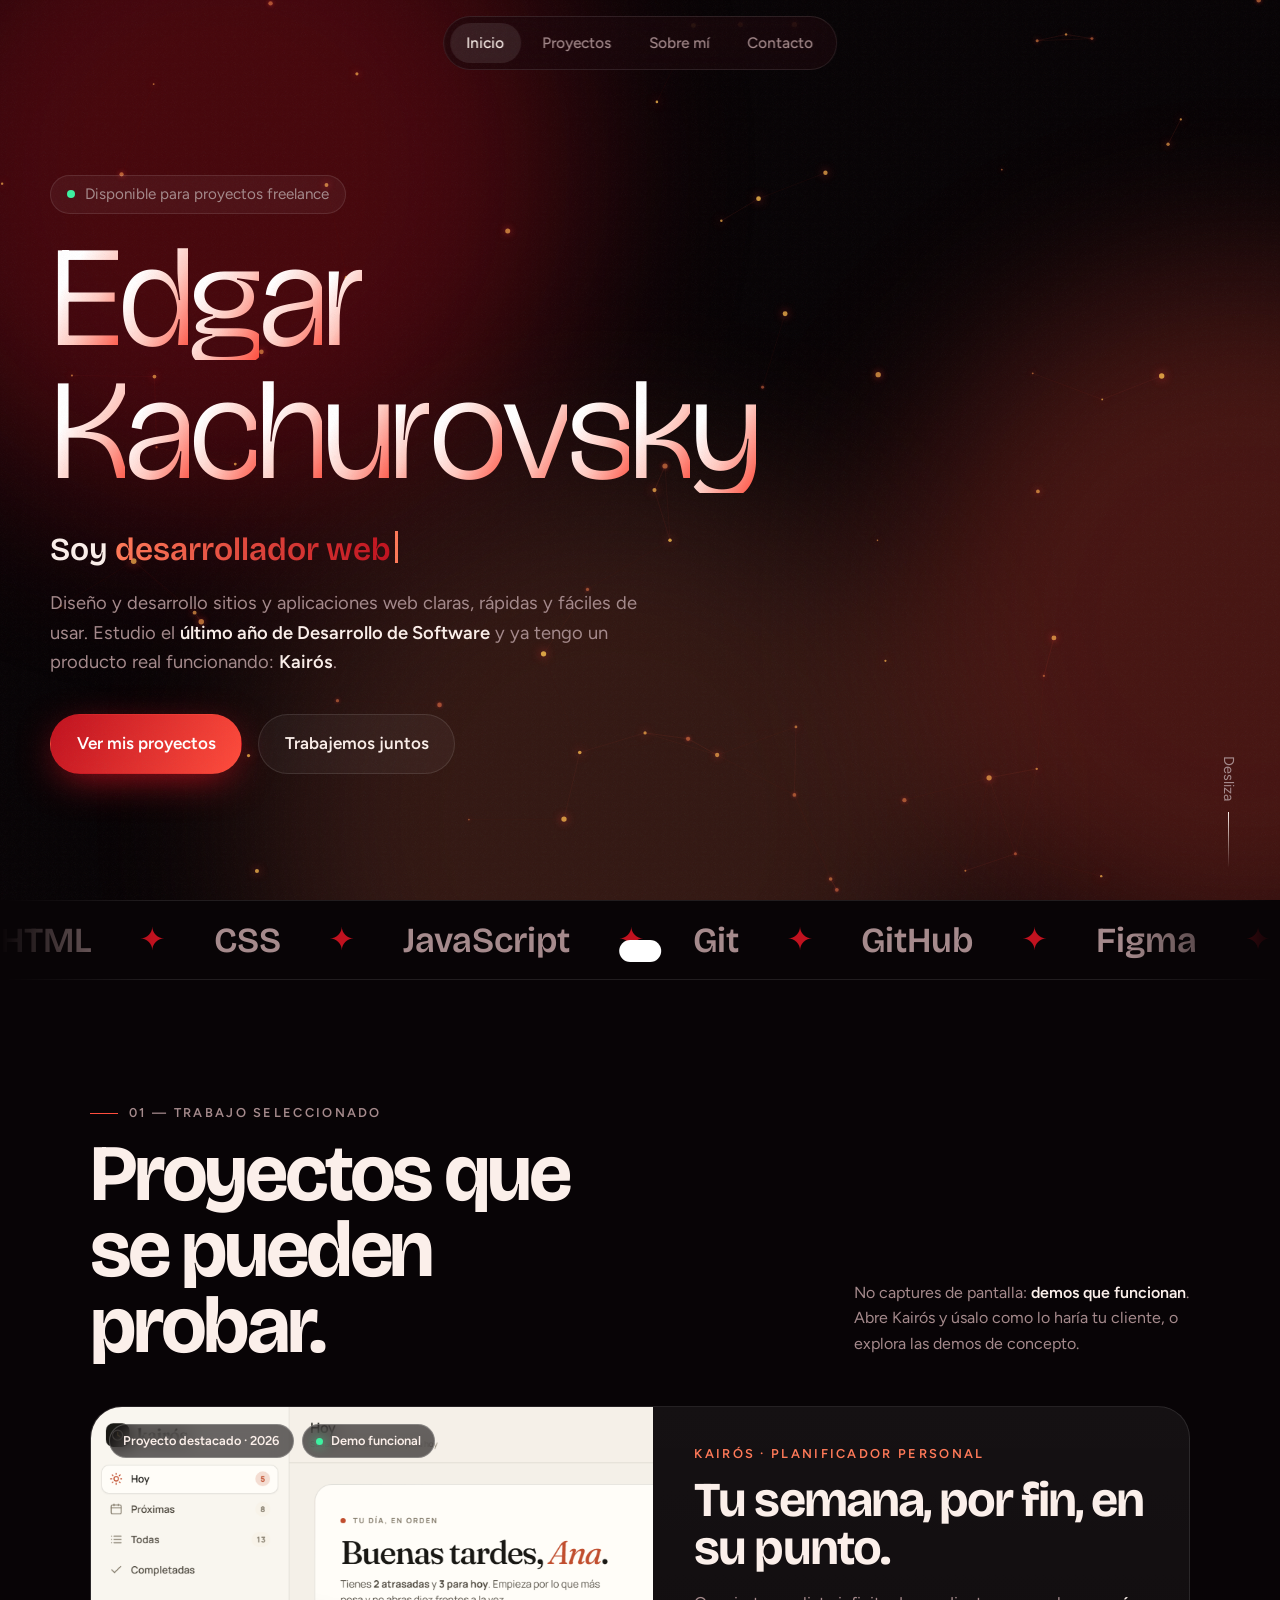
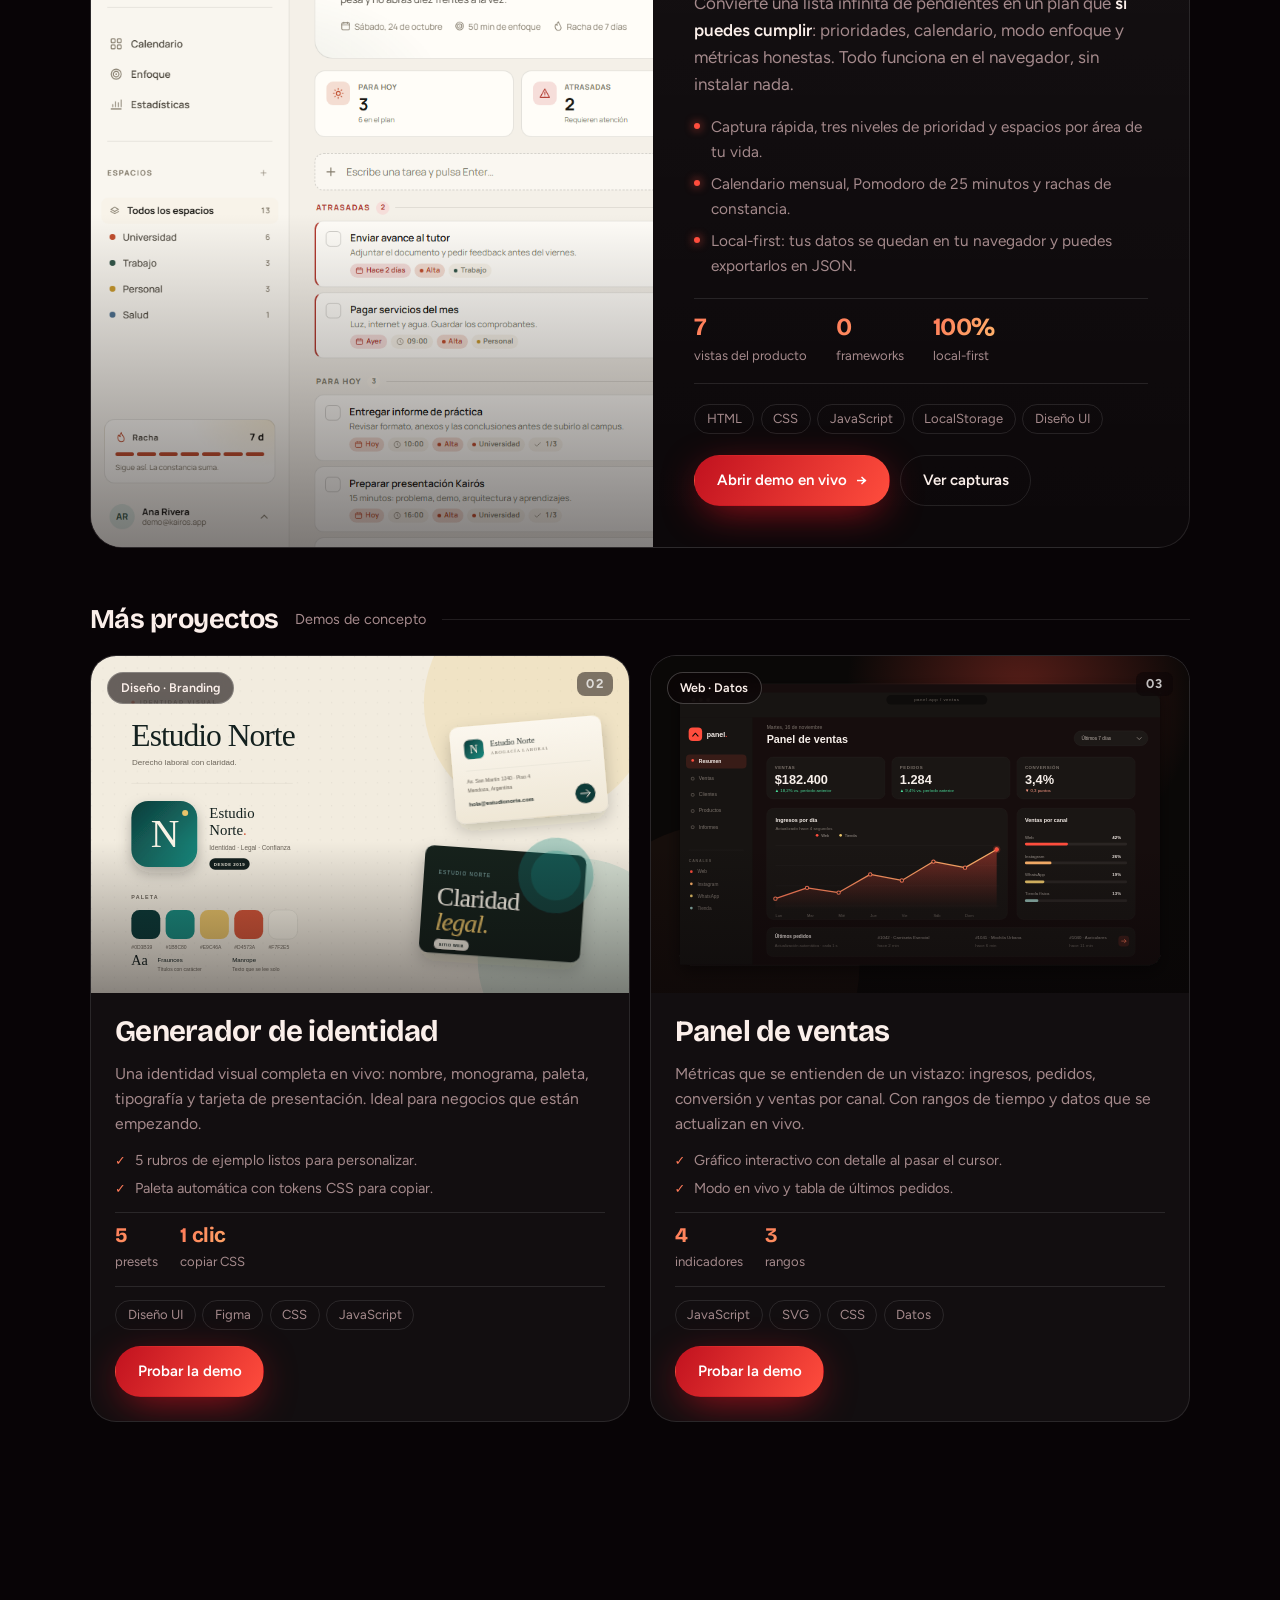
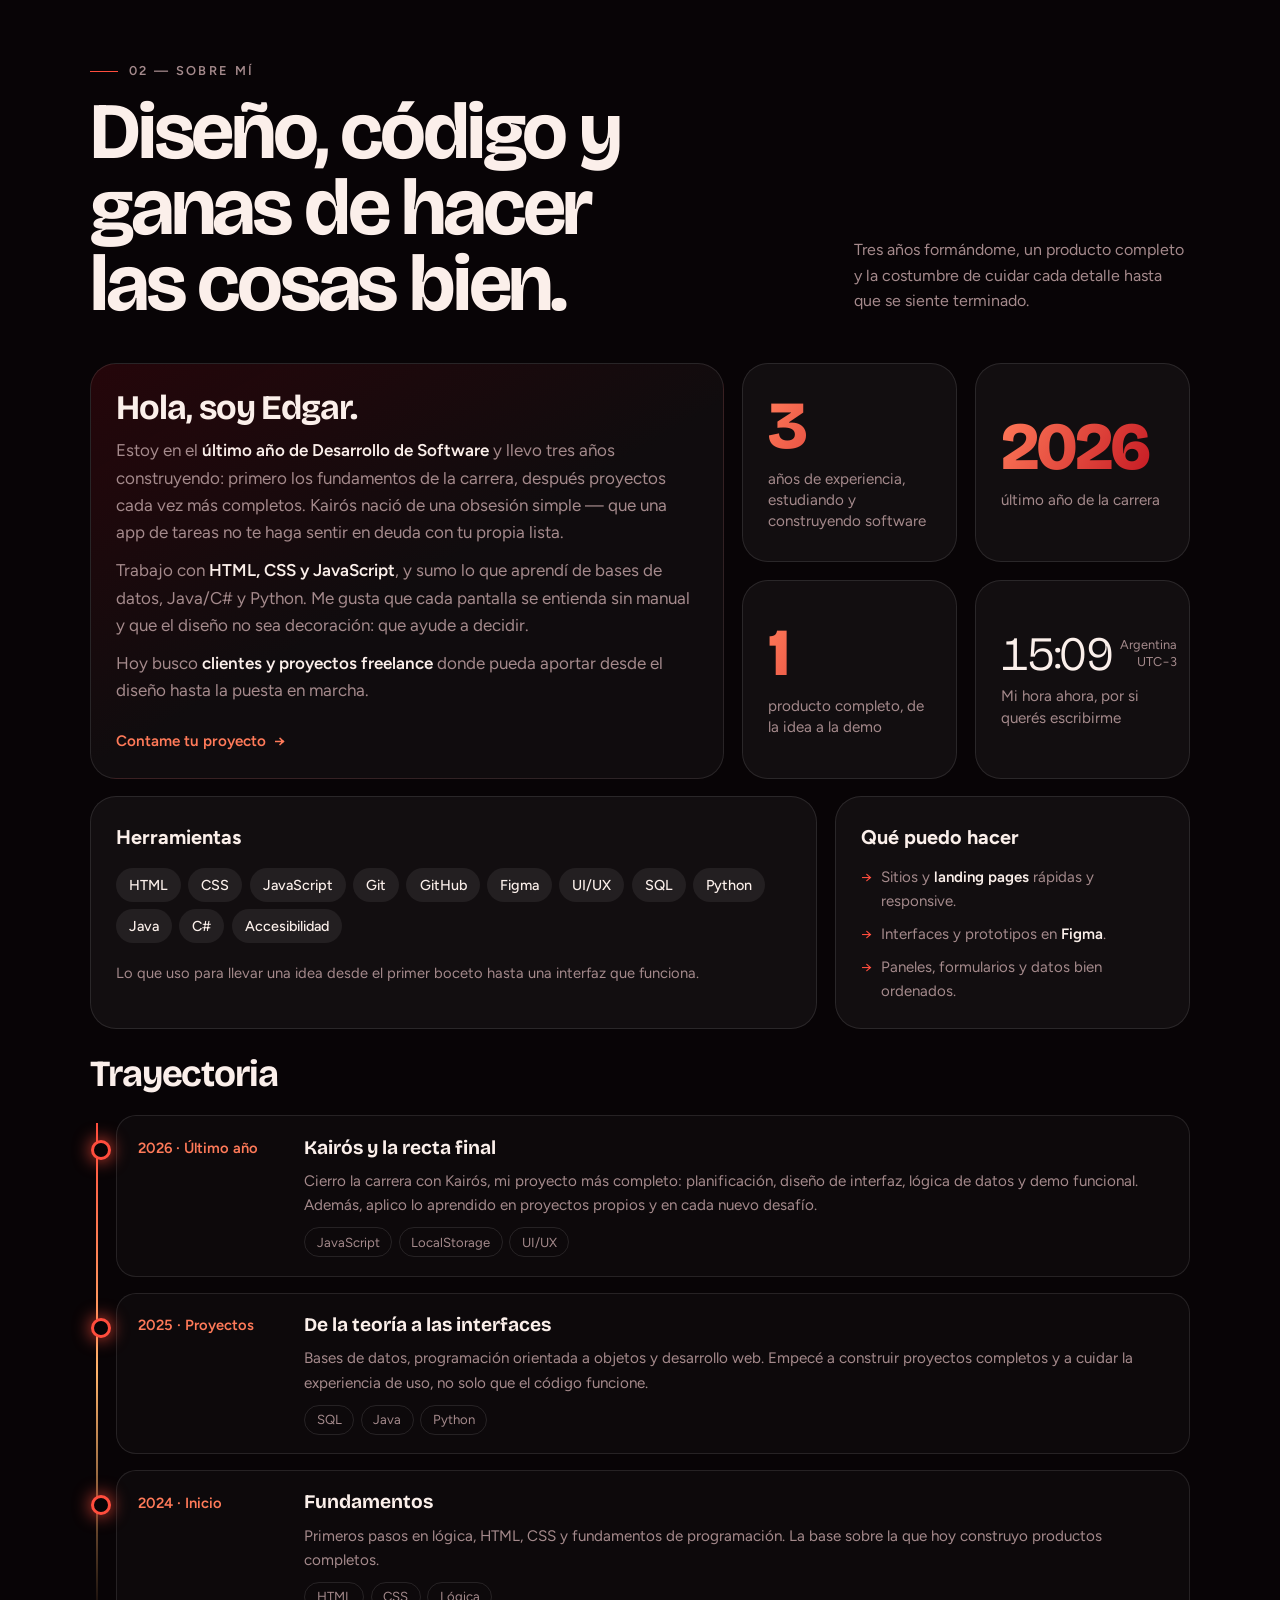
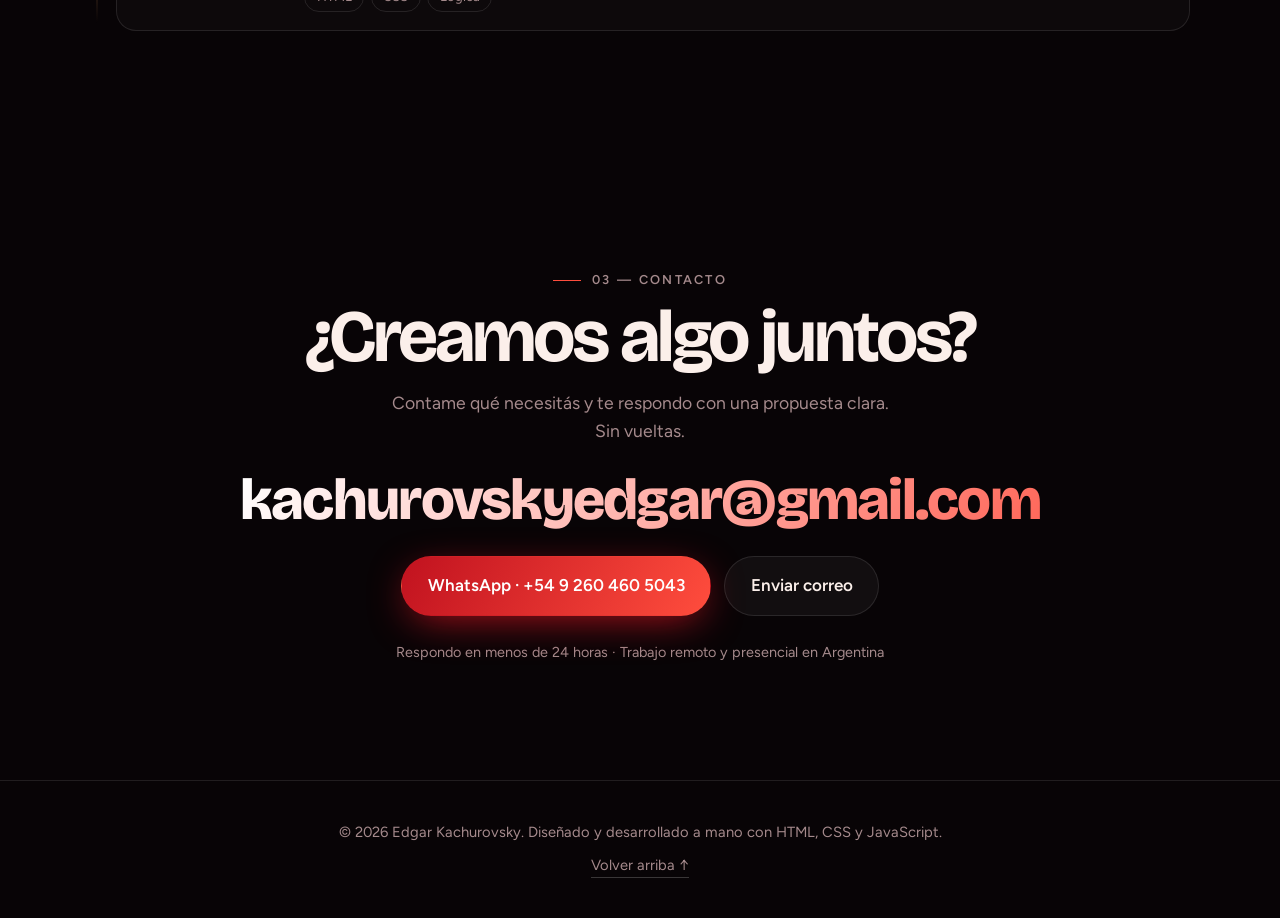
<file: index.html>
<!DOCTYPE html>
<html lang="es">
<head>
<meta charset="utf-8">
<meta name="viewport" content="width=device-width, initial-scale=1">
<title>Edgar Kachurovsky — Desarrollo web y diseño de interfaces</title>
<meta name="description" content="Portafolio de Edgar Kachurovsky, estudiante del último año de Desarrollo de Software. Sitios, interfaces y productos web. Kairós: planificador personal con demo en vivo.">
<meta property="og:type" content="website">
<meta property="og:locale" content="es_AR">
<meta property="og:title" content="Edgar Kachurovsky — Desarrollo web y diseño de interfaces">
<meta property="og:description" content="Estudiante del último año de Desarrollo de Software. Kairós, un planificador personal con demo en vivo, y demos de diseño e interfaces.">
<meta name="twitter:card" content="summary_large_image">
<meta property="og:url" content="https://kachurovskyedgar.github.io/portafolio/">
<meta property="og:image" content="https://kachurovskyedgar.github.io/portafolio/proyectos/kairos/assets/img/app-hoy.png">
<meta property="og:image:alt" content="Captura de Kairós, el planificador personal de Edgar Kachurovsky">
<meta name="twitter:image" content="https://kachurovskyedgar.github.io/portafolio/proyectos/kairos/assets/img/app-hoy.png">
<link rel="canonical" href="https://kachurovskyedgar.github.io/portafolio/">
<link rel="icon" href="data:image/svg+xml,<svg xmlns=%22http://www.w3.org/2000/svg%22 viewBox=%220 0 100 100%22><text y=%22.9em%22 font-size=%2290%22>✦</text></svg>">
<link rel="preconnect" href="https://fonts.googleapis.com">
<link rel="preconnect" href="https://fonts.gstatic.com" crossorigin>
<link href="https://fonts.googleapis.com/css2?family=Bricolage+Grotesque:opsz,wght@12..96,200..800&family=Figtree:wght@400;500;600&display=swap" rel="stylesheet">
<script>document.documentElement.classList.add('js')</script>
<style>
:root{
  --bg:#080406; --ink:#FBEFEA; --muted:#A58A8C; --line:rgba(255,255,255,.1); --glass:rgba(255,255,255,.045);
  --violet:#C1121F; --coral:#FF4D3D; --cyan:#FF7A59; --amber:#FFB36B;
  --display:"Bricolage Grotesque",system-ui,sans-serif; --body:"Figtree",system-ui,sans-serif;
}
*{box-sizing:border-box;margin:0}
html{scroll-behavior:smooth}
body{background:var(--bg);color:var(--ink);font:400 1.0625rem/1.6 var(--body);-webkit-font-smoothing:antialiased;overflow-x:hidden}
a{color:inherit}
img{max-width:100%}
::selection{background:var(--violet);color:#fff}
:focus-visible{outline:2px solid var(--cyan);outline-offset:4px;border-radius:8px}
.wrap{max-width:1180px;margin:0 auto;padding:0 clamp(1.25rem,4vw,2.5rem)}

/* Fondo aurora que reacciona al ratón */
.aurora{position:fixed;inset:0;z-index:-1;overflow:hidden;pointer-events:none}
.aurora i{position:absolute;width:55vmax;height:55vmax;border-radius:50%;filter:blur(90px);opacity:.34;animation:drift 22s ease-in-out infinite alternate}
.aurora i:nth-child(1){background:var(--violet);top:-20%;left:-10%;translate:calc(var(--px,0)*40px) calc(var(--py,0)*40px)}
.aurora i:nth-child(2){background:var(--coral);top:30%;right:-25%;animation-delay:-7s;opacity:.26;translate:calc(var(--px,0)*-60px) calc(var(--py,0)*-30px)}
.aurora i:nth-child(3){background:var(--cyan);bottom:-30%;left:20%;animation-delay:-14s;opacity:.18}
@keyframes drift{to{transform:translate(8vw,-6vh) scale(1.15) rotate(30deg)}}
.grain{position:fixed;inset:0;z-index:50;pointer-events:none;opacity:.05;background-image:url("data:image/svg+xml,%3Csvg xmlns='http://www.w3.org/2000/svg' width='160' height='160'%3E%3Cfilter id='n'%3E%3CfeTurbulence baseFrequency='.9' numOctaves='2'/%3E%3C/filter%3E%3Crect width='100%25' height='100%25' filter='url(%23n)'/%3E%3C/svg%3E")}
#bar{position:fixed;top:0;left:0;height:3px;width:100%;transform-origin:0 50%;transform:scaleX(0);background:linear-gradient(90deg,var(--violet),var(--coral),var(--amber));z-index:60}
#bg{position:fixed;inset:0;width:100%;height:100%;z-index:-1;pointer-events:none}

/* Navegación */
nav{position:fixed;top:16px;left:50%;translate:-50% 0;z-index:40;display:flex;gap:.25rem;padding:.35rem;border-radius:99px;background:rgba(28,9,13,.65);backdrop-filter:blur(16px);border:1px solid var(--line)}
nav a{padding:.5rem 1.05rem;border-radius:99px;text-decoration:none;color:var(--muted);font-weight:500;font-size:.95rem;transition:color .2s,background .2s}
nav a:hover,nav a.on{color:var(--ink);background:rgba(255,255,255,.09)}

/* Hero */
.hero{min-height:100svh;display:flex;flex-direction:column;justify-content:center;padding:7rem 0 4rem}
.status{width:max-content;display:flex;align-items:center;gap:.6rem;padding:.4rem 1rem;border:1px solid var(--line);border-radius:99px;background:var(--glass);font-size:.95rem;color:var(--muted)}
.status i{width:8px;height:8px;border-radius:50%;background:#3DF2A1;animation:ping 2s infinite}
@keyframes ping{0%{box-shadow:0 0 0 0 rgba(61,242,161,.6)}100%{box-shadow:0 0 0 10px rgba(61,242,161,0)}}
.name{margin:1.5rem 0;font:300 clamp(3.2rem,11.2vw,10.5rem)/.85 var(--display);letter-spacing:-.05em;user-select:none}
.name .row{display:block;overflow:hidden;padding-bottom:.08em}
.name .ch{display:inline-block;font-variation-settings:"wght" 300;transform:translateY(105%);animation:up .9s cubic-bezier(.2,.9,.2,1) forwards;animation-delay:calc(var(--i)*55ms + .15s);background:linear-gradient(120deg,#fff 30%,#FFC9C0 60%,var(--coral));-webkit-background-clip:text;background-clip:text;color:transparent}
@keyframes up{to{transform:none}}
.role{font:600 clamp(1.25rem,3vw,2rem)/1.3 var(--display);min-height:1.4em}
.role em{font-style:normal;background:linear-gradient(90deg,var(--cyan),var(--violet));-webkit-background-clip:text;background-clip:text;color:transparent}
.role::after{content:"";display:inline-block;width:3px;height:1em;margin-left:4px;vertical-align:-.12em;background:var(--cyan);animation:blink 1s steps(2) infinite}
@keyframes blink{50%{opacity:0}}
.lead{max-width:38rem;margin-top:1rem;color:var(--muted);font-size:1.15rem}
.lead b{color:var(--ink);font-weight:600}
.cta{display:flex;flex-wrap:wrap;gap:1rem;margin-top:2.25rem}
.btn{display:inline-flex;align-items:center;justify-content:center;gap:.6rem;padding:.95rem 1.6rem;border-radius:99px;font:inherit;font-weight:600;text-decoration:none;border:1px solid var(--line);background:var(--glass);color:var(--ink);cursor:pointer;transition:background .25s,border-color .25s,filter .25s;will-change:transform}
.btn.main{background:linear-gradient(120deg,var(--violet),var(--coral));border-color:transparent;color:#fff;box-shadow:0 10px 40px -10px var(--violet)}
.btn.ghost{background:none}
.btn:hover{border-color:rgba(255,255,255,.4)}
.btn.main:hover{filter:brightness(1.12)}
.scroll{position:absolute;bottom:2rem;right:clamp(1.25rem,4vw,2.5rem);writing-mode:vertical-rl;color:var(--muted);font-size:.9rem;display:flex;align-items:center;gap:.7rem}
.scroll::after{content:"";width:1px;height:56px;background:linear-gradient(var(--ink),transparent);animation:fall 2s infinite}
@keyframes fall{0%{transform:scaleY(0);transform-origin:top}50%{transform:scaleY(1);transform-origin:top}51%{transform-origin:bottom}100%{transform:scaleY(0);transform-origin:bottom}}

/* Cinta de habilidades */
.marquee{overflow:hidden;border-block:1px solid var(--line);padding:1.1rem 0;mask-image:linear-gradient(90deg,transparent,#000 12%,#000 88%,transparent)}
.track{display:flex;gap:3rem;width:max-content;animation:run 32s linear infinite;font:600 clamp(1.4rem,3vw,2.2rem) var(--display);color:var(--muted)}
.track span{display:flex;align-items:center;gap:3rem;transition:color .2s}
.track span::after{content:"✦";color:var(--violet);font-size:.9em}
.marquee:hover .track{animation-play-state:paused}
.track span:hover{color:var(--ink)}
@keyframes run{to{transform:translateX(-50%)}}

/* Secciones y revelado */
section{padding:clamp(4rem,9vw,7.5rem) 0}
h2{font:700 clamp(2.4rem,7vw,5rem)/.95 var(--display);letter-spacing:-.04em}
h2 small{display:block;font:400 1.1rem/1.6 var(--body);letter-spacing:0;color:var(--muted);margin-top:1rem;max-width:32rem}
.sec-head{display:flex;justify-content:space-between;align-items:flex-end;gap:2rem 3rem;flex-wrap:wrap}
.sec-head h2{max-width:34rem}
.kicker{display:inline-flex;align-items:center;gap:.7rem;margin-bottom:1rem;font:600 .8rem/1 var(--body);letter-spacing:.18em;text-transform:uppercase;color:var(--muted)}
.kicker::before{content:"";width:28px;height:1px;background:var(--coral)}
.sec-note{max-width:21rem;color:var(--muted);font-size:1rem;padding-bottom:.5rem}
.sec-note b{color:var(--ink);font-weight:600}
.js .rv{opacity:0;transform:translateY(34px) scale(.98);transition:opacity .8s cubic-bezier(.2,.8,.2,1) calc(var(--i,0)*90ms),transform .8s cubic-bezier(.2,.8,.2,1) calc(var(--i,0)*90ms)}
.js .rv.in{opacity:1;transform:none}

/* Tarjetas base */
.card{position:relative;border-radius:26px;border:1px solid var(--line);background:var(--glass);overflow:hidden;padding:1.6rem;display:flex;flex-direction:column;gap:.7rem;transition:border-color .3s,transform .15s ease-out}
.card::before{content:"";position:absolute;inset:0;background:radial-gradient(420px circle at var(--mx,50%) var(--my,50%),rgba(193,18,31,.28),transparent 60%);opacity:0;transition:opacity .35s;pointer-events:none}
.card:hover{border-color:rgba(255,255,255,.26)}
.card:hover::before{opacity:1}
.card.tilt{transform:perspective(900px) rotateX(var(--rx,0deg)) rotateY(var(--ry,0deg))}

/* Proyecto destacado */
.featured{display:grid;grid-template-columns:1.05fr 1fr;margin-top:2.6rem;border:1px solid var(--line);border-radius:32px;overflow:hidden;background:linear-gradient(180deg,rgba(255,255,255,.055),rgba(255,255,255,.018))}
.f-media{position:relative;overflow:hidden;min-height:560px;background:#1a0b0e}
.f-media img{position:absolute;inset:0;width:100%;height:100%;object-fit:cover;object-position:top left;transition:transform 1.1s cubic-bezier(.2,.8,.2,1)}
.featured:hover .f-media img{transform:scale(1.035)}
.f-media::after{content:"";position:absolute;inset:0;background:linear-gradient(180deg,rgba(8,4,6,0) 55%,rgba(8,4,6,.5));pointer-events:none}
.f-top{position:absolute;z-index:2;top:1.1rem;left:1.1rem;display:flex;gap:.5rem;flex-wrap:wrap}
.badge{display:inline-flex;align-items:center;gap:.45rem;padding:.34rem .85rem;border-radius:99px;font-size:.8rem;font-weight:600;background:rgba(8,4,6,.6);backdrop-filter:blur(10px);border:1px solid rgba(255,255,255,.22)}
.badge.live::before{content:"";width:7px;height:7px;border-radius:50%;background:#3DF2A1;box-shadow:0 0 12px #3DF2A1}
.f-body{padding:clamp(1.6rem,3.2vw,3rem);display:flex;flex-direction:column;justify-content:center;gap:1.05rem}
.f-kicker{font:600 .8rem/1 var(--body);letter-spacing:.18em;text-transform:uppercase;color:var(--cyan)}
.f-body h3{font:700 clamp(2rem,3.8vw,3.1rem)/.98 var(--display);letter-spacing:-.04em}
.f-lead{color:var(--muted)}
.f-lead b{color:var(--ink);font-weight:600}
.f-list{list-style:none;padding:0;display:grid;gap:.5rem;font-size:.96rem;color:var(--muted)}
.f-list li{display:flex;gap:.65rem;align-items:flex-start}
.f-list li::before{content:"";flex:none;width:6px;height:6px;border-radius:50%;background:var(--coral);margin-top:.5rem;box-shadow:0 0 10px var(--coral)}
.met{display:flex;gap:1.8rem;flex-wrap:wrap;padding:.9rem 0;border-block:1px solid var(--line);margin:.2rem 0}
.met b{display:block;font:700 1.55rem/1.1 var(--display);letter-spacing:-.02em;background:linear-gradient(120deg,var(--cyan),var(--amber));-webkit-background-clip:text;background-clip:text;color:transparent}
.met small{color:var(--muted);font-size:.82rem}
.tags{display:flex;flex-wrap:wrap;gap:.4rem}
.tags span{font-size:.82rem;padding:.22rem .72rem;border-radius:99px;border:1px solid var(--line);color:var(--muted)}
.acts{display:flex;flex-wrap:wrap;gap:.6rem;margin-top:.3rem}
.acts .btn{padding:.78rem 1.35rem;font-size:.94rem}

/* Más proyectos */
.more-head{display:flex;align-items:center;gap:1rem;margin:3.6rem 0 0}
.more-head h3{font:700 clamp(1.3rem,2.4vw,1.7rem)/1 var(--display);letter-spacing:-.02em;white-space:nowrap}
.more-head span{color:var(--muted);font-size:.9rem;white-space:nowrap}
.more-head::after{content:"";flex:1;height:1px;background:var(--line)}
.grid2{display:grid;grid-template-columns:1fr 1fr;gap:1.2rem;margin-top:1.4rem}
.pj{padding:0;gap:0}
.ph{position:relative;aspect-ratio:16/10;overflow:hidden;background:#141013}
.ph img{position:absolute;inset:0;width:100%;height:100%;object-fit:cover;object-position:top left;transition:transform .9s cubic-bezier(.2,.8,.2,1)}
.card:hover .ph img{transform:scale(1.05)}
.ph::after{content:"";position:absolute;inset:0;background:linear-gradient(180deg,rgba(8,4,6,0) 55%,rgba(8,4,6,.45));pointer-events:none}
.chip{position:absolute;z-index:1;top:1rem;left:1rem;padding:.3rem .8rem;border-radius:99px;font-size:.78rem;font-weight:600;background:rgba(10,4,6,.6);backdrop-filter:blur(10px);border:1px solid rgba(255,255,255,.22)}
.num{position:absolute;z-index:1;top:1rem;right:1rem;font:700 .8rem/1 var(--body);letter-spacing:.1em;color:rgba(255,255,255,.75);padding:.35rem .6rem;border-radius:8px;background:rgba(10,4,6,.5);backdrop-filter:blur(8px)}
.pb{padding:1.4rem 1.5rem 1.55rem;display:flex;flex-direction:column;gap:.8rem;flex:1}
.pb h3{font:700 clamp(1.4rem,2.4vw,1.85rem)/1.1 var(--display);letter-spacing:-.025em}
.pb p{color:var(--muted);font-size:.98rem}
.feat{list-style:none;padding:0;display:grid;gap:.3rem;font-size:.9rem;color:var(--muted)}
.feat li{display:flex;gap:.55rem}
.feat li::before{content:"✓";color:var(--cyan);font-weight:700;font-size:.8rem;margin-top:.15rem}
.pb .met{padding:.7rem 0;gap:1.4rem;margin:0}
.pb .met b{font-size:1.3rem}
.pb .acts{margin-top:auto;padding-top:.2rem}

/* Sobre mí */
.about{display:grid;grid-template-columns:repeat(12,1fr);gap:1.1rem;margin-top:2.6rem;align-items:stretch}
.intro-card{grid-column:span 7}
.stat-stack{grid-column:span 5;display:grid;grid-template-columns:1fr 1fr;grid-auto-rows:1fr;gap:1.1rem}
.tools-card{grid-column:span 8}
.services-card{grid-column:span 4}
.timeline-wrap{grid-column:span 12}
.about .card{padding:1.55rem}
.intro-card{background:linear-gradient(150deg,rgba(193,18,31,.16),rgba(255,255,255,.035) 52%)}
.intro-card h3{font:700 clamp(1.55rem,2.8vw,2.15rem)/1.08 var(--display);letter-spacing:-.03em}
.intro-card p{color:var(--muted)}
.intro-card p b{color:var(--ink);font-weight:600}
.link-arrow{display:inline-flex;align-items:center;gap:.5rem;margin-top:auto;padding-top:.8rem;font-weight:600;text-decoration:none;font-size:.95rem;color:var(--cyan)}
.link-arrow:hover{gap:.9rem}
.stat{justify-content:center;gap:.2rem;min-height:150px}
.big-num{font:800 clamp(2.8rem,5.5vw,4.2rem)/1 var(--display);letter-spacing:-.05em;background:linear-gradient(120deg,var(--cyan),var(--violet));-webkit-background-clip:text;background-clip:text;color:transparent}
.stat p{color:var(--muted);font-size:.95rem;line-height:1.4;margin-top:.35rem}
.clock{font:300 clamp(2.1rem,4vw,3rem)/1 var(--display);font-variant-numeric:tabular-nums;letter-spacing:-.03em}
.clock-head{display:flex;justify-content:space-between;align-items:center;gap:.5rem}
.city{font-size:.8rem;color:var(--muted);text-align:right;line-height:1.3}
.chips{display:flex;flex-wrap:wrap;gap:.45rem;margin-top:.2rem}
.chips span{padding:.34rem .82rem;border-radius:99px;background:rgba(255,255,255,.07);font-weight:500;font-size:.9rem;transition:background .2s,transform .2s}
.chips span:hover{background:var(--violet);transform:translateY(-3px) rotate(-2deg)}
.can-do{list-style:none;padding:0;display:grid;gap:.55rem;font-size:.94rem;color:var(--muted)}
.can-do li{position:relative;padding-left:1.25rem}
.can-do li b{color:var(--ink);font-weight:600}
.can-do li::before{content:"→";color:var(--coral);position:absolute;left:0;top:0}
.tl{position:relative;display:grid;gap:1rem;margin-top:1.4rem;padding-left:1.6rem}
.tl::before{content:"";position:absolute;left:6px;top:8px;bottom:8px;width:2px;background:linear-gradient(var(--coral),var(--amber),transparent)}
.tli{position:relative;display:grid;grid-template-columns:150px 1fr;gap:1rem;padding:1.15rem 1.35rem;border-radius:20px;border:1px solid var(--line);background:rgba(255,255,255,.025);transition:border-color .3s,transform .3s}
.tli::before{content:"";position:absolute;left:-1.6rem;top:1.5rem;width:14px;height:14px;border-radius:50%;background:var(--bg);border:3px solid var(--coral);box-shadow:0 0 18px var(--coral)}
.tli:hover{transform:translateX(6px);border-color:var(--coral)}
.tli time{color:var(--cyan);font-weight:600;padding-top:.15rem;font-size:.92rem}
.tli b{font:700 1.2rem/1.2 var(--display)}
.tli p{color:var(--muted);margin:.45rem 0 0;font-size:.95rem}
.tli .tags{margin-top:.6rem}

/* Contacto */
.contact{text-align:center}
.contact .kicker{justify-content:center}
.contact h2{font-size:clamp(2.2rem,6vw,4.6rem)}
.mail{position:relative;display:inline-block;margin:1.5rem 0;font:800 clamp(1.25rem,4.6vw,3.6rem)/1.1 var(--display);letter-spacing:-.03em;text-decoration:none;word-break:break-all;background:linear-gradient(120deg,#fff,var(--coral) 60%,var(--amber));-webkit-background-clip:text;background-clip:text;color:transparent;background-size:200% 100%;background-position:0 0;transition:background-position .6s}
.mail:hover{background-position:100% 0}
.social{display:flex;justify-content:center;flex-wrap:wrap;gap:.8rem}
.availability{margin-top:1.6rem;font-size:.9rem;color:var(--muted)}

#toast{position:fixed;bottom:28px;left:50%;translate:-50% 90px;padding:.7rem 1.3rem;border-radius:99px;background:#fff;color:#080406;font-weight:600;transition:translate .4s cubic-bezier(.2,1.2,.3,1);z-index:80;max-width:90vw;text-align:center}
#toast.show{translate:-50% 0}
footer{padding:2.5rem 0;border-top:1px solid var(--line);color:var(--muted);text-align:center;font-size:.92rem;display:flex;flex-direction:column;gap:.6rem;align-items:center}
footer a{text-decoration:none;border-bottom:1px solid rgba(255,255,255,.2)}
footer a:hover{color:var(--ink)}

/* Modales */
dialog.sheet{width:min(1060px,94vw);max-height:90vh;margin:auto;padding:0;border:1px solid var(--line);border-radius:28px;background:rgba(16,6,9,.975);color:var(--ink);overflow:auto;box-shadow:0 40px 120px -20px #000,0 0 90px -35px var(--violet)}
dialog.sheet::backdrop{background:rgba(5,2,3,.74);backdrop-filter:blur(8px)}
dialog.sheet[open]{animation:pop .45s cubic-bezier(.2,1,.3,1)}
@keyframes pop{from{opacity:0;transform:translateY(30px) scale(.96)}}
dialog.sheet.gallery{width:min(1180px,94vw)}
.x{position:sticky;top:14px;float:right;margin:14px 14px 0 0;width:40px;height:40px;border-radius:50%;border:1px solid var(--line);background:var(--glass);color:var(--ink);cursor:pointer;font-size:1rem;z-index:3;transition:background .2s,transform .3s}
.x:hover{background:var(--violet);transform:rotate(90deg)}
.dm{padding:clamp(1.2rem,3vw,2.2rem);clear:both}
.dm h3{font:700 clamp(1.6rem,3vw,2.2rem)/1.1 var(--display);letter-spacing:-.03em}
.dm h3 em{font-style:normal;color:var(--coral)}
.hint{color:var(--muted);margin:.35rem 0 1.3rem;font-size:.97rem}
.hint b{color:var(--ink)}
.dm button{font:inherit;color:inherit;cursor:pointer}
.two{display:grid;grid-template-columns:1.35fr .9fr;gap:1.1rem}
.side,.panel{border:1px solid var(--line);border-radius:20px;padding:1.1rem;background:rgba(255,255,255,.03)}
.panel-title{font:600 1rem/1.2 var(--display);letter-spacing:-.01em}
.lbl{display:block;margin:.75rem 0 .35rem;color:var(--muted);font-size:.88rem}
.lbl:first-child{margin-top:0}
.fld{width:100%;padding:.72rem .9rem;border-radius:13px;border:1px solid var(--line);background:rgba(255,255,255,.05);color:var(--ink);font:inherit;font-size:.95rem}
.fld:focus{outline:2px solid var(--cyan);outline-offset:1px}
.opts{display:flex;gap:.4rem;flex-wrap:wrap}
.opts button{padding:.42rem .85rem;border-radius:99px;border:1px solid var(--line);background:none;font-size:.86rem;transition:background .2s,color .2s,border-color .2s}
.opts button:hover{border-color:rgba(255,255,255,.4)}
.opts button.on{background:var(--ink);color:var(--bg);border-color:transparent}
.hue{width:100%;height:12px;border-radius:9px;appearance:none;background:linear-gradient(90deg,hsl(0 75% 50%),hsl(60 75% 50%),hsl(120 75% 50%),hsl(180 75% 50%),hsl(240 75% 50%),hsl(300 75% 50%),hsl(360 75% 50%))}
.hue::-webkit-slider-thumb{appearance:none;width:24px;height:24px;border-radius:50%;background:#fff;border:3px solid var(--bg);cursor:pointer}
.hue::-moz-range-thumb{width:20px;height:20px;border-radius:50%;background:#fff;border:3px solid var(--bg);cursor:pointer}

/* Demo de marca */
.brand-grid{display:grid;grid-template-columns:minmax(0,.95fr) minmax(0,1.05fr);gap:1.1rem}
.brand-preview{border-radius:20px;padding:1.35rem;display:flex;flex-direction:column;gap:.9rem;min-height:100%;transition:background .35s,color .35s;border:1px solid rgba(0,0,0,.1)}
.bp-top{display:flex;align-items:center;gap:.8rem}
.bp-mark{width:54px;height:54px;display:grid;place-items:center;font:700 1.7rem/1 var(--display);color:#fff;flex:none;transition:border-radius .35s,clip-path .35s,background .35s}
.bp-name{font:700 1.3rem/1.1 var(--display);letter-spacing:-.02em}
.bp-tag{font-size:.83rem;opacity:.72;margin-top:.15rem}
.bp-card{position:relative;border-radius:16px;padding:1.05rem 1.15rem;min-height:140px;display:flex;flex-direction:column;justify-content:space-between;overflow:hidden;transition:background .35s;color:#fff}
.bp-card::after{content:"";position:absolute;width:150px;height:150px;border-radius:50%;right:-45px;top:-50px;background:rgba(255,255,255,.16)}
.bp-card b{font:700 1.15rem/1.2 var(--display);letter-spacing:-.01em;position:relative}
.bp-card small{font-size:.72rem;letter-spacing:.12em;text-transform:uppercase;opacity:.8;position:relative}
.bp-card span{font-size:.82rem;opacity:.85;position:relative}
.bp-foot{display:flex;justify-content:space-between;align-items:center;gap:.6rem;margin-top:auto;font-size:.78rem;opacity:.85}
.sw{display:flex;gap:.55rem;flex-wrap:wrap}
.sw button{display:flex;flex-direction:column;align-items:flex-start;gap:.3rem;background:none;border:0;padding:0;font-size:.68rem;letter-spacing:.02em;color:inherit;opacity:.9}
.sw i{width:46px;height:46px;border-radius:12px;border:1px solid rgba(0,0,0,.14);display:block;transition:transform .2s}
.sw button:hover i{transform:translateY(-3px)}
.brand-actions{display:flex;gap:.6rem;flex-wrap:wrap;margin-top:1rem}
.brand-actions .btn{padding:.7rem 1.1rem;font-size:.9rem}

/* Demo de dashboard */
.kpis{display:grid;grid-template-columns:repeat(4,1fr);gap:.65rem}
.kpi{padding:.85rem .9rem;border-radius:16px;border:1px solid var(--line);background:rgba(255,255,255,.03)}
.kpi small{color:var(--muted);font-size:.74rem;display:block;letter-spacing:.03em}
.kpi b{display:block;font:700 clamp(1.15rem,2.2vw,1.6rem)/1.25 var(--display);font-variant-numeric:tabular-nums;letter-spacing:-.02em;margin:.2rem 0 .1rem}
.kpi em{font-style:normal;font-size:.73rem;color:#4ADE9B}
.kpi em.down{color:#FF8B7A}
.chart-wrap{position:relative;margin-top:.6rem}
.chart{width:100%;height:auto;display:block;touch-action:none;cursor:crosshair}
.tip{position:absolute;top:0;left:0;transform:translate(-50%,-108%);pointer-events:none;padding:.4rem .6rem;border-radius:10px;background:#F7EFEA;color:#14080B;font-size:.76rem;font-weight:600;white-space:nowrap;opacity:0;transition:opacity .15s;box-shadow:0 8px 24px rgba(0,0,0,.4)}
.tip.show{opacity:1}
.flow-head{display:flex;justify-content:space-between;align-items:center;gap:.6rem;flex-wrap:wrap;margin-bottom:.7rem}
.live-btn{display:inline-flex;align-items:center;gap:.45rem;padding:.35rem .8rem;border-radius:99px;border:1px solid var(--line);background:none;font-size:.8rem}
.live-btn i{width:7px;height:7px;border-radius:50%;background:#3DF2A1;box-shadow:0 0 10px #3DF2A1;animation:ping 2s infinite}
.live-btn.off i{background:#7c6a6c;box-shadow:none;animation:none}
.bars{display:grid;gap:.7rem;margin-top:.6rem}
.bar{display:grid;grid-template-columns:86px 1fr 42px;gap:.6rem;align-items:center;font-size:.8rem;color:var(--muted)}
.bar span{display:block;height:8px;border-radius:9px;background:var(--line);overflow:hidden}
.bar i{display:block;height:100%;width:0;border-radius:9px;background:linear-gradient(90deg,var(--violet),var(--amber));transition:width .7s cubic-bezier(.2,.9,.2,1)}
.bar b{font-weight:600;color:var(--ink);text-align:right;font-variant-numeric:tabular-nums}
.tbl{width:100%;border-collapse:collapse;font-size:.85rem}
.tbl th{text-align:left;color:var(--muted);font-weight:500;font-size:.7rem;letter-spacing:.08em;text-transform:uppercase;padding:.4rem 0}
.tbl td{padding:.55rem 0;border-top:1px solid var(--line);vertical-align:middle}
.tbl td.num-col{text-align:right;font-variant-numeric:tabular-nums;white-space:nowrap}
.pill{display:inline-block;padding:.12rem .55rem;border-radius:99px;font-size:.7rem;font-weight:600}
.pill.ok{background:rgba(74,222,155,.16);color:#7BEBC0}
.pill.wait{background:rgba(255,179,107,.16);color:var(--amber)}
.pill.new{background:rgba(255,77,61,.16);color:#FF9B85}
.dash-grid{display:grid;grid-template-columns:1.55fr .95fr;gap:1rem;margin-top:1rem}
.sub{font-size:.8rem;color:var(--muted)}

/* Galería Kairós */
.gal-main{border-radius:18px;border:1px solid var(--line);overflow:hidden;background:#0d0709}
.gal-main img{width:100%;display:block;aspect-ratio:16/10;object-fit:cover;object-position:top left}
.gal-thumbs{display:flex;gap:.55rem;margin-top:.6rem;overflow-x:auto;padding-bottom:.35rem;scrollbar-width:thin}
.gal-thumbs button{flex:0 0 120px;padding:0;border:1px solid var(--line);border-radius:11px;overflow:hidden;background:none;opacity:.55;transition:opacity .2s,border-color .2s}
.gal-thumbs button:hover{opacity:.85}
.gal-thumbs button.on{border-color:var(--coral);opacity:1}
.gal-thumbs img{width:100%;display:block;aspect-ratio:16/10;object-fit:cover;object-position:top left}
.gal-caption{display:flex;justify-content:space-between;gap:1rem;flex-wrap:wrap;margin-top:.7rem;color:var(--muted);font-size:.9rem}
.gal-caption b{color:var(--ink);font-weight:600}
.gal-text{margin-top:1.2rem;display:grid;grid-template-columns:1.3fr .7fr;gap:1rem}
.gal-text .f-list{font-size:.94rem}
.gal-side{display:flex;flex-direction:column;gap:.7rem;justify-content:center}
.gal-side .btn{padding:.72rem 1.1rem;font-size:.9rem;width:100%}
.gal-note{font-size:.82rem;color:var(--muted)}

@media (max-width:960px){
  .featured{grid-template-columns:1fr}
  .f-media{min-height:0;aspect-ratio:16/10}
  .grid2{grid-template-columns:1fr}
  .about{grid-template-columns:1fr 1fr}
  .intro-card,.stat-stack,.tools-card,.services-card,.timeline-wrap{grid-column:span 2}
  .brand-grid,.two,.dash-grid,.gal-text{grid-template-columns:1fr}
  .kpis{grid-template-columns:1fr 1fr}
  .tli{grid-template-columns:1fr;gap:.25rem}
  .tli::before{top:1.4rem}
}
@media (max-width:640px){
  nav a{padding:.45rem .65rem;font-size:.85rem}
  .scroll{display:none}
  .about{grid-template-columns:1fr}
  .intro-card,.stat-stack,.tools-card,.services-card,.timeline-wrap{grid-column:auto}
  .stat-stack{grid-template-columns:1fr}
  .stat{min-height:0}
  .met{gap:1.2rem}
  .sec-head{gap:1rem}
  .gal-thumbs button{flex-basis:96px}
}
@media (max-width:420px){
  .name{font-size:clamp(2.3rem,12.5vw,3rem)}
  nav a{padding:.42rem .5rem;font-size:.8rem}
  .hero{padding-top:6rem}
}
@media (prefers-reduced-motion:reduce){
  *,*::before,*::after{animation:none!important;transition:none!important}
  .js .rv,.name .ch{opacity:1;transform:none}
}
</style>
</head>
<body>
<div id="bar"></div><div class="grain"></div>
<div class="aurora" aria-hidden="true"><i></i><i></i><i></i></div>
<canvas id="bg" aria-hidden="true"></canvas>

<nav aria-label="Principal">
  <a href="#inicio" class="on">Inicio</a><a href="#proyectos">Proyectos</a><a href="#sobre-mi">Sobre mí</a><a href="#contacto">Contacto</a>
</nav>

<main id="inicio">
  <div class="wrap hero">
    <p class="status"><i></i>Disponible para proyectos freelance</p>
    <h1 class="name" id="name" aria-label="Edgar Kachurovsky"><span class="row" aria-hidden="true">Edgar</span><span class="row" aria-hidden="true">Kachurovsky</span></h1>
    <p class="role">Soy <em id="role">desarrollador web</em></p>
    <p class="lead">Diseño y desarrollo sitios y aplicaciones web claras, rápidas y fáciles de usar. Estudio el <b>último año de Desarrollo de Software</b> y ya tengo un producto real funcionando: <b>Kairós</b>.</p>
    <div class="cta">
      <a class="btn main mag" href="#proyectos">Ver mis proyectos</a>
      <a class="btn mag" href="#contacto">Trabajemos juntos</a>
    </div>
    <span class="scroll">Desliza</span>
  </div>

  <div class="marquee" aria-hidden="true"><div class="track" id="track"></div></div>

  <section id="proyectos"><div class="wrap">
    <div class="sec-head rv">
      <div>
        <span class="kicker">01 — Trabajo seleccionado</span>
        <h2>Proyectos que se pueden probar.</h2>
      </div>
      <p class="sec-note">No captures de pantalla: <b>demos que funcionan</b>. Abre Kairós y úsalo como lo haría tu cliente, o explora las demos de concepto.</p>
    </div>

    <article class="featured rv">
      <div class="f-media">
        <div class="f-top">
          <span class="badge">Proyecto destacado · 2026</span>
          <span class="badge live">Demo funcional</span>
        </div>
        <img src="proyectos/kairos/assets/img/app-hoy.png" alt="Vista Hoy de Kairós: tareas del día, racha y progreso" loading="lazy" decoding="async">
      </div>
      <div class="f-body">
        <span class="f-kicker">Kairós · Planificador personal</span>
        <h3>Tu semana, por fin, en su punto.</h3>
        <p class="f-lead">Convierte una lista infinita de pendientes en un plan que <b>sí puedes cumplir</b>: prioridades, calendario, modo enfoque y métricas honestas. Todo funciona en el navegador, sin instalar nada.</p>
        <ul class="f-list">
          <li>Captura rápida, tres niveles de prioridad y espacios por área de tu vida.</li>
          <li>Calendario mensual, Pomodoro de 25 minutos y rachas de constancia.</li>
          <li>Local-first: tus datos se quedan en tu navegador y puedes exportarlos en JSON.</li>
        </ul>
        <div class="met">
          <div><b>7</b><small>vistas del producto</small></div>
          <div><b>0</b><small>frameworks</small></div>
          <div><b>100%</b><small>local-first</small></div>
        </div>
        <div class="tags"><span>HTML</span><span>CSS</span><span>JavaScript</span><span>LocalStorage</span><span>Diseño UI</span></div>
        <div class="acts">
          <a class="btn main" href="proyectos/kairos/index.html" target="_blank" rel="noopener">Abrir demo en vivo <span aria-hidden="true">→</span></a>
          <button class="btn ghost" type="button" data-gallery="kairos">Ver capturas</button>
        </div>
      </div>
    </article>

    <div class="more-head rv"><h3>Más proyectos</h3><span>Demos de concepto</span></div>
    <div class="grid2">
      <article class="card tilt pj rv" style="--i:0">
        <div class="ph">
          <span class="chip">Diseño · Branding</span><span class="num">02</span>
          <img src="assets/img/branding-cover.svg" alt="Portada del generador de identidad visual con monograma, tarjeta y paleta de colores" loading="lazy" decoding="async">
        </div>
        <div class="pb">
          <h3>Generador de identidad</h3>
          <p>Una identidad visual completa en vivo: nombre, monograma, paleta, tipografía y tarjeta de presentación. Ideal para negocios que están empezando.</p>
          <ul class="feat">
            <li>5 rubros de ejemplo listos para personalizar.</li>
            <li>Paleta automática con tokens CSS para copiar.</li>
          </ul>
          <div class="met">
            <div><b>5</b><small>presets</small></div>
            <div><b>1 clic</b><small>copiar CSS</small></div>
          </div>
          <div class="tags"><span>Diseño UI</span><span>Figma</span><span>CSS</span><span>JavaScript</span></div>
          <div class="acts"><button class="btn main" type="button" data-demo="brand">Probar la demo</button></div>
        </div>
      </article>

      <article class="card tilt pj rv" style="--i:1">
        <div class="ph">
          <span class="chip">Web · Datos</span><span class="num">03</span>
          <img src="assets/img/dashboard-cover.svg" alt="Portada del panel de ventas con gráfico de ingresos y métricas" loading="lazy" decoding="async">
        </div>
        <div class="pb">
          <h3>Panel de ventas</h3>
          <p>Métricas que se entienden de un vistazo: ingresos, pedidos, conversión y ventas por canal. Con rangos de tiempo y datos que se actualizan en vivo.</p>
          <ul class="feat">
            <li>Gráfico interactivo con detalle al pasar el cursor.</li>
            <li>Modo en vivo y tabla de últimos pedidos.</li>
          </ul>
          <div class="met">
            <div><b>4</b><small>indicadores</small></div>
            <div><b>3</b><small>rangos</small></div>
          </div>
          <div class="tags"><span>JavaScript</span><span>SVG</span><span>CSS</span><span>Datos</span></div>
          <div class="acts"><button class="btn main" type="button" data-demo="dash">Probar la demo</button></div>
        </div>
      </article>
    </div>
  </div></section>

  <section id="sobre-mi"><div class="wrap">
    <div class="sec-head rv">
      <div>
        <span class="kicker">02 — Sobre mí</span>
        <h2>Diseño, código y ganas de hacer las cosas bien.</h2>
      </div>
      <p class="sec-note">Tres años formándome, un producto completo y la costumbre de cuidar cada detalle hasta que se siente terminado.</p>
    </div>

    <div class="about">
      <div class="card intro-card rv" style="--i:0">
        <h3>Hola, soy Edgar.</h3>
        <p>Estoy en el <b>último año de Desarrollo de Software</b> y llevo tres años construyendo: primero los fundamentos de la carrera, después proyectos cada vez más completos. Kairós nació de una obsesión simple — que una app de tareas no te haga sentir en deuda con tu propia lista.</p>
        <p>Trabajo con <b>HTML, CSS y JavaScript</b>, y sumo lo que aprendí de bases de datos, Java/C# y Python. Me gusta que cada pantalla se entienda sin manual y que el diseño no sea decoración: que ayude a decidir.</p>
        <p>Hoy busco <b>clientes y proyectos freelance</b> donde pueda aportar desde el diseño hasta la puesta en marcha.</p>
        <a class="link-arrow" href="#contacto">Contame tu proyecto <span aria-hidden="true">→</span></a>
      </div>

      <div class="stat-stack">
        <div class="card stat rv" style="--i:1">
          <span class="big-num" data-n="3">0</span>
          <p>años de experiencia, estudiando y construyendo software</p>
        </div>
        <div class="card stat rv" style="--i:2">
          <span class="big-num">2026</span>
          <p>último año de la carrera</p>
        </div>
        <div class="card stat rv" style="--i:3">
          <span class="big-num" data-n="1">0</span>
          <p>producto completo, de la idea a la demo</p>
        </div>
        <div class="card stat rv" style="--i:4">
          <div class="clock-head"><span class="clock" id="clock">--:--</span><span class="city">Argentina<br>UTC−3</span></div>
          <p>Mi hora ahora, por si querés escribirme</p>
        </div>
      </div>

      <div class="card tools-card rv" style="--i:0">
        <h3>Herramientas</h3>
        <div class="chips">
          <span>HTML</span><span>CSS</span><span>JavaScript</span><span>Git</span><span>GitHub</span><span>Figma</span><span>UI/UX</span><span>SQL</span><span>Python</span><span>Java</span><span>C#</span><span>Accesibilidad</span>
        </div>
        <p style="color:var(--muted);font-size:.92rem;margin-top:.5rem">Lo que uso para llevar una idea desde el primer boceto hasta una interfaz que funciona.</p>
      </div>

      <div class="card services-card rv" style="--i:1">
        <h3>Qué puedo hacer</h3>
        <ul class="can-do">
          <li>Sitios y <b>landing pages</b> rápidas y responsive.</li>
          <li>Interfaces y prototipos en <b>Figma</b>.</li>
          <li>Paneles, formularios y datos bien ordenados.</li>
        </ul>
      </div>

      <div class="timeline-wrap rv" style="--i:2">
        <h3 style="font:700 clamp(1.6rem,3.4vw,2.3rem)/1 var(--display);letter-spacing:-.03em;margin-top:.6rem">Trayectoria</h3>
        <div class="tl">
          <div class="tli">
            <time>2026 · Último año</time>
            <div>
              <b>Kairós y la recta final</b>
              <p>Cierro la carrera con Kairós, mi proyecto más completo: planificación, diseño de interfaz, lógica de datos y demo funcional. Además, aplico lo aprendido en proyectos propios y en cada nuevo desafío.</p>
              <div class="tags"><span>JavaScript</span><span>LocalStorage</span><span>UI/UX</span></div>
            </div>
          </div>
          <div class="tli">
            <time>2025 · Proyectos</time>
            <div>
              <b>De la teoría a las interfaces</b>
              <p>Bases de datos, programación orientada a objetos y desarrollo web. Empecé a construir proyectos completos y a cuidar la experiencia de uso, no solo que el código funcione.</p>
              <div class="tags"><span>SQL</span><span>Java</span><span>Python</span></div>
            </div>
          </div>
          <div class="tli">
            <time>2024 · Inicio</time>
            <div>
              <b>Fundamentos</b>
              <p>Primeros pasos en lógica, HTML, CSS y fundamentos de programación. La base sobre la que hoy construyo productos completos.</p>
              <div class="tags"><span>HTML</span><span>CSS</span><span>Lógica</span></div>
            </div>
          </div>
        </div>
      </div>
    </div>
  </div></section>

  <section id="contacto"><div class="wrap contact">
    <span class="kicker rv">03 — Contacto</span>
    <h2 class="rv">¿Creamos algo juntos?<small style="margin-inline:auto">Contame qué necesitás y te respondo con una propuesta clara. Sin vueltas.</small></h2>
    <a class="mail rv" id="mail" href="mailto:kachurovskyedgar@gmail.com" title="Clic para copiar">kachurovskyedgar@gmail.com</a>
    <div class="social rv">
      <a class="btn main mag" href="https://wa.me/5492604605043?text=Hola%20Edgar%2C%20vi%20tu%20portafolio%20y%20quiero%20hablar%20contigo" target="_blank" rel="noopener">WhatsApp · +54 9 260 460 5043</a>
      <a class="btn mag" href="mailto:kachurovskyedgar@gmail.com">Enviar correo</a>
      
    </div>
    <p class="availability rv">Respondo en menos de 24 horas · Trabajo remoto y presencial en Argentina</p>
  </div></section>
</main>

<footer>
  <span>© <span id="y"></span> Edgar Kachurovsky. Diseñado y desarrollado a mano con HTML, CSS y JavaScript.</span>
  <a href="#inicio">Volver arriba ↑</a>
</footer>

<dialog class="sheet" id="demo" aria-label="Demo interactiva del proyecto"><button class="x" type="button" aria-label="Cerrar demo">✕</button><div class="dm" id="stage"></div></dialog>
<dialog class="sheet gallery" id="gallery" aria-label="Capturas del proyecto Kairós"><button class="x" type="button" aria-label="Cerrar capturas">✕</button><div class="dm" id="galStage"></div></dialog>
<div id="toast" role="status" aria-live="polite"></div>

<script>
const $=(s,c=document)=>c.querySelector(s), $$=(s,c=document)=>[...c.querySelectorAll(s)];
const calm=matchMedia('(prefers-reduced-motion:reduce)').matches, fine=matchMedia('(pointer:fine)').matches;
$('#y').textContent=new Date().getFullYear();

// Fondo vivo: brasas que flotan, huyen del cursor y se unen con hilos de luz
const cv=$('#bg'),g=cv.getContext('2d');let W,H,P=[],cx=-999,cy=-999,sy=0;
const size=()=>{const d=Math.min(devicePixelRatio||1,2);W=cv.width=innerWidth*d;H=cv.height=innerHeight*d;g.setTransform(d,0,0,d,0,0);W/=d;H/=d;
  P=Array.from({length:Math.min(90,Math.round(W*H/17000))},()=>({x:Math.random()*W,y:Math.random()*H,vx:(Math.random()-.5)*.25,vy:-.1-Math.random()*.35,r:.8+Math.random()*2,z:.3+Math.random()*.7}))};
size();addEventListener('resize',size);
addEventListener('pointermove',e=>{cx=e.clientX;cy=e.clientY});
addEventListener('pointerdown',e=>P.forEach(p=>{const dx=p.x-e.clientX,dy=p.y-e.clientY,d=Math.hypot(dx,dy)+1;if(d<260){p.vx+=dx/d*6;p.vy+=dy/d*6}}));
addEventListener('scroll',()=>{sy=scrollY},{passive:true});
(function loop(){g.clearRect(0,0,W,H);
  for(const p of P){
    const dx=p.x-cx,dy=p.y-cy,d=Math.hypot(dx,dy);
    if(d<180&&!calm){const f=(1-d/180)*.9;p.vx+=dx/d*f;p.vy+=dy/d*f}
    p.vx*=.97;p.vy=p.vy*.97+(-.18*(1-.97));p.x+=p.vx+Math.sin((p.y+sy*p.z)/90)*.12;p.y+=p.vy-.12*p.z;
    if(p.y<-10){p.y=H+10;p.x=Math.random()*W}if(p.x<-10)p.x=W+10;if(p.x>W+10)p.x=-10;
    g.beginPath();g.arc(p.x,p.y,p.r,0,6.283);g.fillStyle=`rgba(255,${110+p.z*90|0},80,${.25+p.z*.55})`;g.shadowColor='#FF3D3D';g.shadowBlur=10*p.z;g.fill()}
  g.shadowBlur=0;
  for(let i=0;i<P.length;i++)for(let j=i+1;j<P.length;j++){const a=P[i],b=P[j],d=Math.hypot(a.x-b.x,a.y-b.y);
    if(d<120){const m=Math.hypot((a.x+b.x)/2-cx,(a.y+b.y)/2-cy),boost=m<220?1.8:1;
      g.strokeStyle=`rgba(255,90,70,${(1-d/120)*.16*boost})`;g.lineWidth=.8;g.beginPath();g.moveTo(a.x,a.y);g.lineTo(b.x,b.y);g.stroke()}}
  if(!calm)requestAnimationFrame(loop)})();

// Cinta de habilidades (duplicada para el bucle infinito)
const skills=['HTML','CSS','JavaScript','Git','GitHub','Figma','UI/UX','SQL','Python','Java','C#','Accesibilidad'];
$('#track').innerHTML=[...skills,...skills].map(s=>`<span>${s}</span>`).join('');

// Nombre: letras que cambian de grosor según la cercanía del cursor
let n=0; $$('.row',$('#name')).forEach(r=>{r.innerHTML=[...r.textContent].map(c=>`<span class="ch" style="--i:${n++}">${c}</span>`).join('')});
const chars=$$('.ch'); let mx=-999,my=-999,raf;
const paint=()=>{raf=0;chars.forEach(c=>{const r=c.getBoundingClientRect(),d=Math.hypot(mx-(r.left+r.width/2),my-(r.top+r.height/2));
  c.style.fontVariationSettings=`"wght" ${Math.round(300+500*Math.max(0,1-d/260))}`})};
addEventListener('pointermove',e=>{mx=e.clientX;my=e.clientY;
  document.documentElement.style.setProperty('--px',(e.clientX/innerWidth-.5).toFixed(3));
  document.documentElement.style.setProperty('--py',(e.clientY/innerHeight-.5).toFixed(3));
  if(!calm&&!raf)raf=requestAnimationFrame(paint)});

// Botones magnéticos
if(fine&&!calm)$$('.mag').forEach(b=>{
  b.addEventListener('pointermove',e=>{const r=b.getBoundingClientRect();
    b.style.transform=`translate(${(e.clientX-r.left-r.width/2)*.28}px,${(e.clientY-r.top-r.height/2)*.36}px)`});
  b.addEventListener('pointerleave',()=>{b.style.transform='';});
});

// Tarjetas: inclinación 3D y foco de luz
$$('.card').forEach(c=>c.addEventListener('pointermove',e=>{
  const r=c.getBoundingClientRect(),x=(e.clientX-r.left)/r.width,y=(e.clientY-r.top)/r.height;
  c.style.setProperty('--mx',x*100+'%');c.style.setProperty('--my',y*100+'%');
  if(c.classList.contains('tilt')&&!calm&&fine){c.style.setProperty('--ry',((x-.5)*7)+'deg');c.style.setProperty('--rx',((.5-y)*7)+'deg')}}));
$$('.card.tilt').forEach(c=>c.addEventListener('pointerleave',()=>{c.style.setProperty('--rx','0deg');c.style.setProperty('--ry','0deg')}));

// Roles que se escriben solos
const roles=['desarrollador web','diseñador de interfaces','estudiante de último año','constructor de productos'],el=$('#role');let ri=0,ci=0,del=false;
(function type(){const w=roles[ri];el.textContent=w.slice(0,ci);
  if(!del&&ci===w.length){del=true;return setTimeout(type,1700)}
  if(del&&ci===0){del=false;ri=(ri+1)%roles.length}
  ci+=del?-1:1;setTimeout(type,del?28:62)})();

// Revelado al hacer scroll + contadores
const io=new IntersectionObserver(es=>es.forEach(e=>{if(!e.isIntersecting)return;e.target.classList.add('in');io.unobserve(e.target);
  $$('[data-n]',e.target).forEach(c=>{const t=+c.dataset.n,t0=performance.now();
    (function f(now){const p=Math.min(1,(now-t0)/1200);c.textContent=Math.round(t*(1-Math.pow(1-p,3)));if(p<1)requestAnimationFrame(f)})(t0)})}),{threshold:.15});
$$('.rv').forEach(e=>io.observe(e));

// Barra de progreso y enlace activo del menú
const links=$$('nav a'),secs=links.map(a=>$(a.getAttribute('href')));
addEventListener('scroll',()=>{const h=document.documentElement;
  $('#bar').style.transform=`scaleX(${scrollY/(h.scrollHeight-innerHeight)})`;
  let k=0;secs.forEach((s,i)=>{if(s.getBoundingClientRect().top<innerHeight*.45)k=i});
  links.forEach((a,i)=>a.classList.toggle('on',i===k))},{passive:true});

// Hora local de Argentina
const TZ='America/Argentina/Buenos_Aires',clock=()=>{$('#clock').textContent=new Intl.DateTimeFormat('es-AR',{hour:'2-digit',minute:'2-digit',hour12:false,timeZone:TZ}).format(new Date())};
clock();setInterval(clock,15000);

// Utilidades
const toast=m=>{const t=$('#toast');t.textContent=m;t.classList.add('show');clearTimeout(toast._t);toast._t=setTimeout(()=>t.classList.remove('show'),2400)};
const copyText=async txt=>{
  try{if(navigator.clipboard&&navigator.clipboard.writeText){await navigator.clipboard.writeText(txt);return true}}catch(e){/* seguimos con el respaldo */}
  try{
    const ta=document.createElement('textarea');ta.value=txt;ta.setAttribute('readonly','');
    ta.style.position='fixed';ta.style.top='-1000px';document.body.appendChild(ta);
    ta.select();const ok=document.execCommand('copy');ta.remove();return ok;
  }catch(e){return false}
};
const esc=s=>String(s).replace(/[&<>"']/g,c=>({'&':'&amp;','<':'&lt;','>':'&gt;','"':'&quot;',"'":'&#39;'}[c]));
const nf=new Intl.NumberFormat('es-AR');
const money=n=>'$'+nf.format(Math.round(n));
function hslToHex(h,s,l){s/=100;l/=100;const k=n=>(n+h/30)%12,a=s*Math.min(l,1-l),f=n=>l-a*Math.max(-1,Math.min(k(n)-3,Math.min(9-k(n),1)));return '#'+[f(0),f(8),f(4)].map(x=>Math.round(255*x).toString(16).padStart(2,'0')).join('').toUpperCase()}

// ============ DEMOS ============
const dlg=$('#demo'),stage=$('#stage'),gdlg=$('#gallery'),galStage=$('#galStage');let T;

const D={
  /* ---------- Generador de identidad ---------- */
  brand(m){
    const PRESETS={
      cafe:{name:'Café Brasa',tag:'Tostado lento, hecho aquí',h:18,shape:'c',font:'serif',dark:false,label:'Café de especialidad'},
      legal:{name:'Estudio Norte',tag:'Derecho laboral con claridad',h:176,shape:'s',font:'serif',dark:true,label:'Abogacía'},
      salud:{name:'Clínica Aurora',tag:'Cuidado cercano, siempre',h:168,shape:'c',font:'sans',dark:false,label:'Salud'},
      tech:{name:'Nova Labs',tag:'Software que se entiende',h:262,shape:'d',font:'mono',dark:true,label:'Tecnología'},
      moda:{name:'Lino & Sal',tag:'Prendas para todos los días',h:32,shape:'s',font:'sans',dark:false,label:'Moda'}
    };
    const FONTS={serif:'Georgia, "Times New Roman", serif',sans:'var(--body)',mono:'ui-monospace, SFMono-Regular, Menlo, monospace'};
    let cur='cafe',h=PRESETS.cafe.h,shape=PRESETS.cafe.shape,font=PRESETS.cafe.font,dark=PRESETS.cafe.dark;

    m.innerHTML=`
      <h3>Generador de <em>identidad</em></h3>
      <p class="hint">Elige un rubro, ajusta el color y copia la paleta. Todo se genera en vivo, como en una entrega real.</p>
      <div class="brand-grid">
        <div>
          <div class="opts" id="presets">${Object.entries(PRESETS).map(([k,p])=>`<button type="button" data-p="${k}" class="${k==='cafe'?'on':''}">${p.label}</button>`).join('')}</div>
          <label class="lbl" for="bname">Nombre del negocio</label>
          <input class="fld" id="bname" maxlength="24" value="${esc(PRESETS.cafe.name)}" autocomplete="off">
          <label class="lbl" for="btag">Frase corta</label>
          <input class="fld" id="btag" maxlength="48" value="${esc(PRESETS.cafe.tag)}" autocomplete="off">
          <label class="lbl" for="btehue">Color principal</label>
          <input class="hue" id="btehue" type="range" min="0" max="360" value="${h}" aria-label="Color principal">
          <div class="two" style="gap:.8rem;margin-top:.8rem">
            <div>
              <span class="lbl" style="margin-top:0">Forma del monograma</span>
              <div class="opts" id="shapes"><button type="button" data-s="c" class="on">Círculo</button><button type="button" data-s="s">Suave</button><button type="button" data-s="d">Rombo</button></div>
            </div>
            <div>
              <span class="lbl" style="margin-top:0">Tipografía</span>
              <div class="opts" id="fonts"><button type="button" data-f="serif" class="on">Clásica</button><button type="button" data-f="sans">Moderna</button><button type="button" data-f="mono">Técnica</button></div>
            </div>
          </div>
          <div class="brand-actions">
            <button class="btn main" type="button" id="copyPalette">Copiar paleta CSS</button>
            <button class="btn ghost" type="button" id="toggleTheme">Alternar claro / oscuro</button>
          </div>
        </div>
        <div class="brand-preview" id="bpreview">
          <div class="bp-top">
            <div class="bp-mark" id="bmark">N</div>
            <div><div class="bp-name" id="bpname"></div><div class="bp-tag" id="bptag"></div></div>
          </div>
          <div class="bp-card" id="bcard">
            <small id="bcardtag"></small>
            <div><b id="bcardname"></b><br><span id="bcardtag2"></span></div>
            <div class="bp-foot"><span id="bcardmail"></span><span id="bcarddomain">estudionorte.com</span></div>
          </div>
          <div class="sw" id="bswatches"></div>
        </div>
      </div>`;

    const prev=$('#bpreview',m);
    const pal=()=>dark
      ? {bg:`hsl(${h} 18% 10%)`,ink:'#F7F2E5',accent:`hsl(${h} 62% 46%)`,soft:`hsl(${h} 30% 20%)`}
      : {bg:`hsl(${h} 38% 96%)`,ink:`hsl(${h} 28% 13%)`,accent:`hsl(${h} 62% 42%)`,soft:`hsl(${h} 46% 86%)`};

    const render=()=>{
      const p=pal(),name=$('#bname',m).value.trim()||'Tu marca',tag=$('#btag',m).value.trim()||'Una frase que explique qué hacés';
      prev.style.background=p.bg;
      prev.style.color=p.ink;
      prev.style.setProperty('--b-accent',p.accent);
      const mark=$('#bmark',m);
      mark.textContent=name[0].toUpperCase();
      mark.style.background=`linear-gradient(135deg,${p.accent},${p.soft})`;
      mark.style.fontFamily=FONTS[font];
      mark.style.borderRadius=shape==='c'?'50%':shape==='s'?'24%':'0';
      mark.style.clipPath=shape==='d'?'polygon(50% 0,100% 50%,50% 100%,0 50%)':'none';
      $('#bpname',m).textContent=name;
      $('#bpname',m).style.fontFamily=FONTS[font];
      $('#bptag',m).textContent=tag;
      const card=$('#bcard',m);
      card.style.background=`linear-gradient(135deg,${p.accent},${p.soft})`;
      card.style.color=dark?'#F7F2E5':'#fff';
      $('#bcardname',m).textContent=name;
      $('#bcardtag',m).textContent=PRESETS[cur].label;
      $('#bcardtag2',m).textContent=tag;
      const slug=name.toLowerCase().replace(/[^a-z0-9]+/g,'')||'tumarca';
      $('#bcardmail',m).textContent='hola@'+slug+'.com';
      $('#bcarddomain',m).textContent=slug+'.com';
      const swatches=[
        ['Acento',hslToHex(h,62,dark?46:42)],
        ['Profundo',hslToHex(h,60,dark?28:24)],
        ['Suave',hslToHex(h,46,86)],
        ['Fondo',hslToHex(h,38,dark?10:96)],
        ['Tinta',hslToHex(h,28,dark?93:13)]
      ];
      $('#bswatches',m).innerHTML=swatches.map(([lbl,hex])=>`<button type="button" data-hex="${hex}" title="Copiar ${hex}"><i style="background:${hex}"></i>${hex}</button>`).join('');
    };

    const applyPreset=k=>{
      const p=PRESETS[k];cur=k;h=p.h;shape=p.shape;font=p.font;dark=p.dark;
      $('#bname',m).value=p.name;$('#btag',m).value=p.tag;$('#btehue',m).value=h;
      $$('#presets button',m).forEach(b=>b.classList.toggle('on',b.dataset.p===k));
      $$('#shapes button',m).forEach(b=>b.classList.toggle('on',b.dataset.s===shape));
      $$('#fonts button',m).forEach(b=>b.classList.toggle('on',b.dataset.f===font));
      render();
    };

    m.oninput=e=>{
      if(e.target.id==='btehue'){h=+e.target.value;render()}
      else if(e.target.id==='bname'||e.target.id==='btag')render();
    };
    m.onclick=e=>{
      const b=e.target.closest('button');if(!b)return;
      if(b.dataset.p){applyPreset(b.dataset.p);return}
      if(b.dataset.s){shape=b.dataset.s;$$('#shapes button',m).forEach(x=>x.classList.toggle('on',x===b));render();return}
      if(b.dataset.f){font=b.dataset.f;$$('#fonts button',m).forEach(x=>x.classList.toggle('on',x===b));render();return}
      if(b.id==='toggleTheme'){dark=!dark;render();return}
      if(b.dataset.hex){
        const hex=b.dataset.hex;
        copyText(hex).then(ok=>toast(ok?hex+' copiado ✓':'No se pudo copiar'));
        return;
      }
      if(b.id==='copyPalette'){
        const p=pal(),css=`:root{\n  --brand-600: ${hslToHex(h,62,dark?46:42)};\n  --brand-900: ${hslToHex(h,60,dark?28:24)};\n  --brand-100: ${hslToHex(h,46,86)};\n  --surface: ${hslToHex(h,38,dark?10:96)};\n  --ink: ${hslToHex(h,28,dark?93:13)};\n}`;
        copyText(css).then(ok=>toast(ok?'Variables CSS copiadas ✓':'No se pudo copiar'));
      }
    };
    render();
  },

  /* ---------- Panel de ventas ---------- */
  dash(m){
    const RANGES={hoy:{n:24,label:'Hoy',unit:'hora',base:[2400,6800],tick:'h'},semana:{n:7,label:'7 días',unit:'día',base:[16000,34000],tick:'d'},mes:{n:30,label:'30 días',unit:'día',base:[11000,29000],tick:'d'}};
    const DELTAS={hoy:[12.4,8.1,0.6,4.2],semana:[18.2,9.4,-0.3,5.1],mes:[24.8,15.2,1.4,6.3]};
    let range='semana',live=true,data=[],hover=-1,deltas=DELTAS.semana,lastUpdate=Date.now();
    const CH=[
      {k:'Web',c:'#FF4D3D',w:.42},
      {k:'Instagram',c:'#FFB36B',w:.26},
      {k:'WhatsApp',c:'#E9C46A',w:.19},
      {k:'Tienda física',c:'#8FB6AE',w:.13}
    ];

    const gen=()=>{
      const r=RANGES[range],out=[];
      let v=(r.base[0]+r.base[1])/2;
      for(let i=0;i<r.n;i++){
        const wave=Math.sin(i/2.1)*.16+Math.sin(i/5.3)*.1;
        v=Math.max(r.base[0]*.55,Math.min(r.base[1],v*(1+wave+(Math.random()-.5)*.18)));
        out.push(v);
      }
      return out;
    };

    m.innerHTML=`
      <h3>Panel de <em>ventas</em></h3>
      <p class="hint">Cambia el rango, pausa el flujo y pasá el cursor por el gráfico. Los datos son simulados, la interacción es la real.</p>
      <div class="kpis">
        <div class="kpi"><small>Ventas</small><b id="kSales">—</b><em id="dSales">▲ —</em></div>
        <div class="kpi"><small>Pedidos</small><b id="kOrders">—</b><em id="dOrders">▲ —</em></div>
        <div class="kpi"><small>Conversión</small><b id="kConv">—</b><em id="dConv">▲ —</em></div>
        <div class="kpi"><small>Ticket promedio</small><b id="kTicket">—</b><em id="dTicket">▲ —</em></div>
      </div>
      <div class="panel" style="margin-top:.9rem">
        <div class="flow-head">
          <div class="opts" id="ranges">${Object.entries(RANGES).map(([k,r])=>`<button type="button" data-r="${k}" class="${k==='semana'?'on':''}">${r.label}</button>`).join('')}</div>
          <button type="button" class="live-btn" id="live"><i></i><span>En vivo</span></button>
        </div>
        <div class="chart-wrap" id="cwrap">
          <svg class="chart" viewBox="0 0 640 240" id="chart" role="img" aria-label="Gráfico de ventas del período"></svg>
          <div class="tip" id="tip"></div>
        </div>
        <div class="sub" style="display:flex;justify-content:space-between;margin-top:.3rem"><span id="upd">Actualizado hace 0 s</span><span id="rangeLbl"></span></div>
      </div>
      <div class="dash-grid">
        <div class="panel">
          <div class="panel-title">Últimos pedidos</div>
          <table class="tbl">
            <thead><tr><th>Pedido</th><th>Canal</th><th class="num-col">Monto</th><th class="num-col">Estado</th></tr></thead>
            <tbody id="ordersBody"></tbody>
          </table>
        </div>
        <div class="panel">
          <div class="panel-title">Ventas por canal</div>
          <div class="bars" id="bars"></div>
          <p class="sub" style="margin-top:.9rem">Web concentra la mayor parte. Instagram crece más rápido este mes.</p>
        </div>
      </div>`;

    const draw=()=>{
      const n=data.length,pad={l:10,r:10,t:18,b:26},w=640,h=240;
      const max=Math.max(...data)*1.12,min=Math.min(...data)*.86;
      const X=i=>pad.l+i/(n-1)*(w-pad.l-pad.r),Y=v=>h-pad.b-(v-min)/(max-min)*(h-pad.t-pad.b);
      const pts=data.map((v,i)=>`${X(i).toFixed(1)},${Y(v).toFixed(1)}`).join(' ');
      const grid=[0,.25,.5,.75,1].map(q=>Math.round(Y(min+(max-min)*q))).map(y=>`<line x1="${pad.l}" x2="${w-pad.r}" y1="${y}" y2="${y}" stroke="rgba(255,255,255,.07)"/>`).join('');
      const labels=[];
      const step=Math.ceil(n/6);
      for(let i=0;i<n;i+=step){
        let lbl='';
        if(range==='hoy')lbl=String(i).padStart(2,'0')+'h';
        else lbl=RANGES[range].label==='7 días'?['Lun','Mar','Mié','Jue','Vie','Sáb','Dom'][i]:String(i+1);
        labels.push(`<text x="${X(i).toFixed(1)}" y="${h-6}" text-anchor="middle" font-size="11" fill="#8d7f80">${lbl}</text>`);
      }
      const hline=hover>=0&&hover<n?`<line x1="${X(hover)}" x2="${X(hover)}" y1="${pad.t}" y2="${h-pad.b}" stroke="rgba(255,255,255,.18)" stroke-dasharray="4 4"/><circle cx="${X(hover)}" cy="${Y(data[hover])}" r="5.5" fill="#FF4D3D" stroke="#fff" stroke-width="2"/>`:'';
      $('#chart',m).innerHTML=`
        <defs><linearGradient id="areaGrad" x1="0" y1="0" x2="0" y2="1"><stop offset="0" stop-color="#FF4D3D" stop-opacity=".38"/><stop offset="1" stop-color="#FF4D3D" stop-opacity="0"/></linearGradient><linearGradient id="lineGrad" x1="0" y1="0" x2="1" y2="0"><stop offset="0" stop-color="#FF7A59"/><stop offset="1" stop-color="#FFB36B"/></linearGradient></defs>
        ${grid}
        <polygon points="${pad.l},${h-pad.b} ${pts} ${w-pad.r},${h-pad.b}" fill="url(#areaGrad)"/>
        <polyline points="${pts}" fill="none" stroke="url(#lineGrad)" stroke-width="2.8" stroke-linejoin="round" stroke-linecap="round"/>
        ${hline}
        ${labels.join('')}`;
    };

    const render=()=>{
      const sum=data.reduce((a,b)=>a+b,0),orders=Math.round(sum/1850),ticket=sum/orders,conv=2.6+Math.max(0,Math.min(2,data[data.length-1]/Math.max(...data)*1.6));
      $('#kSales',m).textContent=money(sum);
      $('#kOrders',m).textContent=nf.format(orders);
      $('#kConv',m).textContent=conv.toFixed(1).replace('.',',')+'%';
      $('#kTicket',m).textContent=money(ticket);
      [['#dSales',deltas[0]],['#dOrders',deltas[1]],['#dConv',deltas[2]],['#dTicket',deltas[3]]].forEach(([sel,v])=>{
        const e=$(sel,m),num=Math.abs(v).toFixed(1).replace('.',',');
        e.textContent=(v>=0?'▲ ':'▼ ')+(sel==='#dConv'?num+' pts':num+'%');e.classList.toggle('down',v<0);
      });
      const ORDERS=[
        ['#1042','Camiseta Esencial','Web',money(64),'Pagado','ok'],
        ['#1041','Mochila Urbana','Instagram',money(128),'Enviado','ok'],
        ['#1040','Auriculares Studio','Web',money(210),'Pendiente','wait'],
        ['#1039','Reloj Clásico','WhatsApp',money(96),'Nuevo','new']
      ];
      $('#ordersBody',m).innerHTML=ORDERS.map(o=>`<tr><td><b>${o[0]}</b><br><span class="sub">${o[1]}</span></td><td><span class="sub">${o[2]}</span></td><td class="num-col">${o[3]}</td><td class="num-col"><span class="pill ${o[5]}">${o[4]}</span></td></tr>`).join('');
      $('#rangeLbl',m).textContent=RANGES[range].label+' · '+data.length+' puntos';
      draw();
    };

    const drawBars=()=>{
      $('#bars',m).innerHTML=CH.map((c,i)=>{
        const pct=Math.round(c.w*100+(-4+i*2));
        return `<div class="bar"><small>${c.k}</small><span><i data-w="${pct}"></i></span><b>${pct}%</b></div>`;
      }).join('');
      requestAnimationFrame(()=>$$('#bars i',m).forEach((e,i)=>{e.style.background=CH[i].c;e.style.width=e.dataset.w+'%'}));
    };

    const reset=()=>{data=gen();hover=-1;deltas=DELTAS[range];lastUpdate=Date.now();$('#tip',m).classList.remove('show');$('#upd',m).textContent=live?'Actualizado ahora':'Pausado';render()};

    // hover del gráfico
    const svg=$('#chart',m),wrap=$('#cwrap',m),tip=$('#tip',m);
    svg.addEventListener('pointermove',e=>{
      const r=svg.getBoundingClientRect(),x=(e.clientX-r.left)/r.width*640;
      const i=Math.max(0,Math.min(data.length-1,Math.round((x-10)/(620)*(data.length-1))));
      if(i===hover)return;hover=i;draw();
      const pad={l:10,r:10,t:18,b:26},max=Math.max(...data)*1.12,min=Math.min(...data)*.86;
      const inside=(data[i]-min)/(max-min);
      tip.style.left=(Xpct(i))+'%';
      tip.style.top=(100-(pad.b+(inside*(240-pad.t-pad.b)))/240*100)+'%';
      tip.textContent=money(data[i])+' · '+(range==='hoy'?String(i).padStart(2,'0')+':00':'día '+(i+1));
      tip.classList.add('show');
    });
    svg.addEventListener('pointerleave',()=>{hover=-1;tip.classList.remove('show');draw()});
    const Xpct=i=>((10+i/(data.length-1)*620)/640*100);

    // actualización en vivo
    const startLive=()=>{
      clearInterval(T);
      T=setInterval(()=>{
        if(!live||!data.length){$('#upd',m).textContent='Pausado';return}
        const last=data[data.length-1],r=RANGES[range];
        let next=Math.max(r.base[0]*.55,Math.min(r.base[1],last*(1+(Math.random()-.5)*.16)));
        data.push(next);data.shift();lastUpdate=Date.now();render();
        $('#upd',m).textContent='Actualizado ahora';
      },1600);
    };

    m.onclick=e=>{
      const b=e.target.closest('button');if(!b)return;
      if(b.dataset.r){range=b.dataset.r;$$('#ranges button',m).forEach(x=>x.classList.toggle('on',x===b));reset();return}
      if(b.id==='live'){live=!live;b.classList.toggle('off',!live);$('span',b).textContent=live?'En vivo':'Pausado';$('#upd',m).textContent=live?'Actualizado ahora':'Pausado';return}
    };

    drawBars();reset();startLive();
  }
};

// Abrir demos
document.addEventListener('click',e=>{
  const a=e.target.closest('[data-demo]');
  if(!a)return;
  e.preventDefault();
  clearInterval(T);
  stage.innerHTML='';stage.onclick=stage.oninput=null;
  D[a.dataset.demo](stage);
  dlg.showModal();
});
$('.x',dlg).onclick=()=>dlg.close();
dlg.addEventListener('click',e=>{if(e.target===dlg)dlg.close()});
dlg.addEventListener('close',()=>{if(dlg.open)return;clearInterval(T);stage.innerHTML=''});

// Galería de capturas de Kairós
const GAL=[
  {src:'proyectos/kairos/assets/img/app-hoy.png',t:'Hoy, sin ruido',d:'Lo que toca hoy: atrasadas, pendientes y completadas, con progreso, racha y minutos de enfoque.'},
  {src:'proyectos/kairos/assets/img/app-calendario.png',t:'Calendario con carga real',d:'Vista mensual para decidir cuándo hacer las cosas antes de que se vuelvan urgentes.'},
  {src:'proyectos/kairos/assets/img/app-enfoque.png',t:'Modo enfoque',d:'Pomodoro de 25 minutos atado a una tarea concreta. Una cosa a la vez, sin pestañas.'},
  {src:'proyectos/kairos/assets/img/app-estadisticas.png',t:'Métricas honestas',d:'Cumplimiento, tareas completadas, minutos de foco y prioridad de lo pendiente.'},
  {src:'proyectos/kairos/assets/img/app-movil.png',t:'También en el celular',d:'La interfaz se adapta a pantallas chicas sin perder nada esencial.'}
];
function openGallery(){
  galStage.innerHTML=`
    <h3>Kairós, <em>por dentro</em></h3>
    <p class="hint">Un planificador personal completo, construido sin frameworks. Estas son las vistas principales del producto.</p>
    <div class="gal-main"><img id="galImg" src="${GAL[0].src}" alt="${esc(GAL[0].t)}"></div>
    <div class="gal-thumbs" id="galThumbs">${GAL.map((x,i)=>`<button type="button" data-g="${i}" class="${i===0?'on':''}" aria-label="Ver ${esc(x.t)}"><img src="${x.src}" alt="" loading="lazy"></button>`).join('')}</div>
    <div class="gal-caption"><span id="galTitle"><b>${esc(GAL[0].t)}</b></span><span id="galDesc">${esc(GAL[0].d)}</span></div>
    <div class="gal-text">
      <ul class="f-list">
        <li>Registro y acceso local, con cuenta de demostración en un clic.</li>
        <li>Espacios, prioridades, fechas, notas y subtareas.</li>
        <li>Calendario, enfoque Pomodoro, estadísticas y exportación JSON.</li>
      </ul>
      <div class="gal-side">
        <a class="btn main" href="proyectos/kairos/index.html" target="_blank" rel="noopener">Abrir demo en vivo <span aria-hidden="true">→</span></a>
        <span class="gal-note">Al abrir, usá «Probar la demo». No hace falta registrarte ni instalar nada.</span>
      </div>
    </div>`;
  gdlg.showModal();
}
document.addEventListener('click',e=>{
  const b=e.target.closest('[data-gallery]');
  if(b){e.preventDefault();openGallery();return}
  const t=e.target.closest('[data-g]');
  if(t){
    const i=+t.dataset.g;const g=GAL[i];
    $('#galImg',galStage).src=g.src;$('#galImg',galStage).alt=g.t;
    $('#galTitle',galStage).innerHTML='<b>'+esc(g.t)+'</b>';$('#galDesc',galStage).textContent=g.d;
    $$('#galThumbs button',galStage).forEach(x=>x.classList.toggle('on',x===t));
  }
});
$('.x',gdlg).onclick=()=>gdlg.close();
gdlg.addEventListener('click',e=>{if(e.target===gdlg)gdlg.close()});
gdlg.addEventListener('close',()=>{if(gdlg.open)return;galStage.innerHTML=''});

// Copiar correo con aviso
$('#mail').addEventListener('click',e=>{e.preventDefault();
  copyText('kachurovskyedgar@gmail.com').then(ok=>toast(ok?'Correo copiado ✓':'No se pudo copiar. Podés usar el botón de correo.'))});
</script>
</body>
</html>
</file>
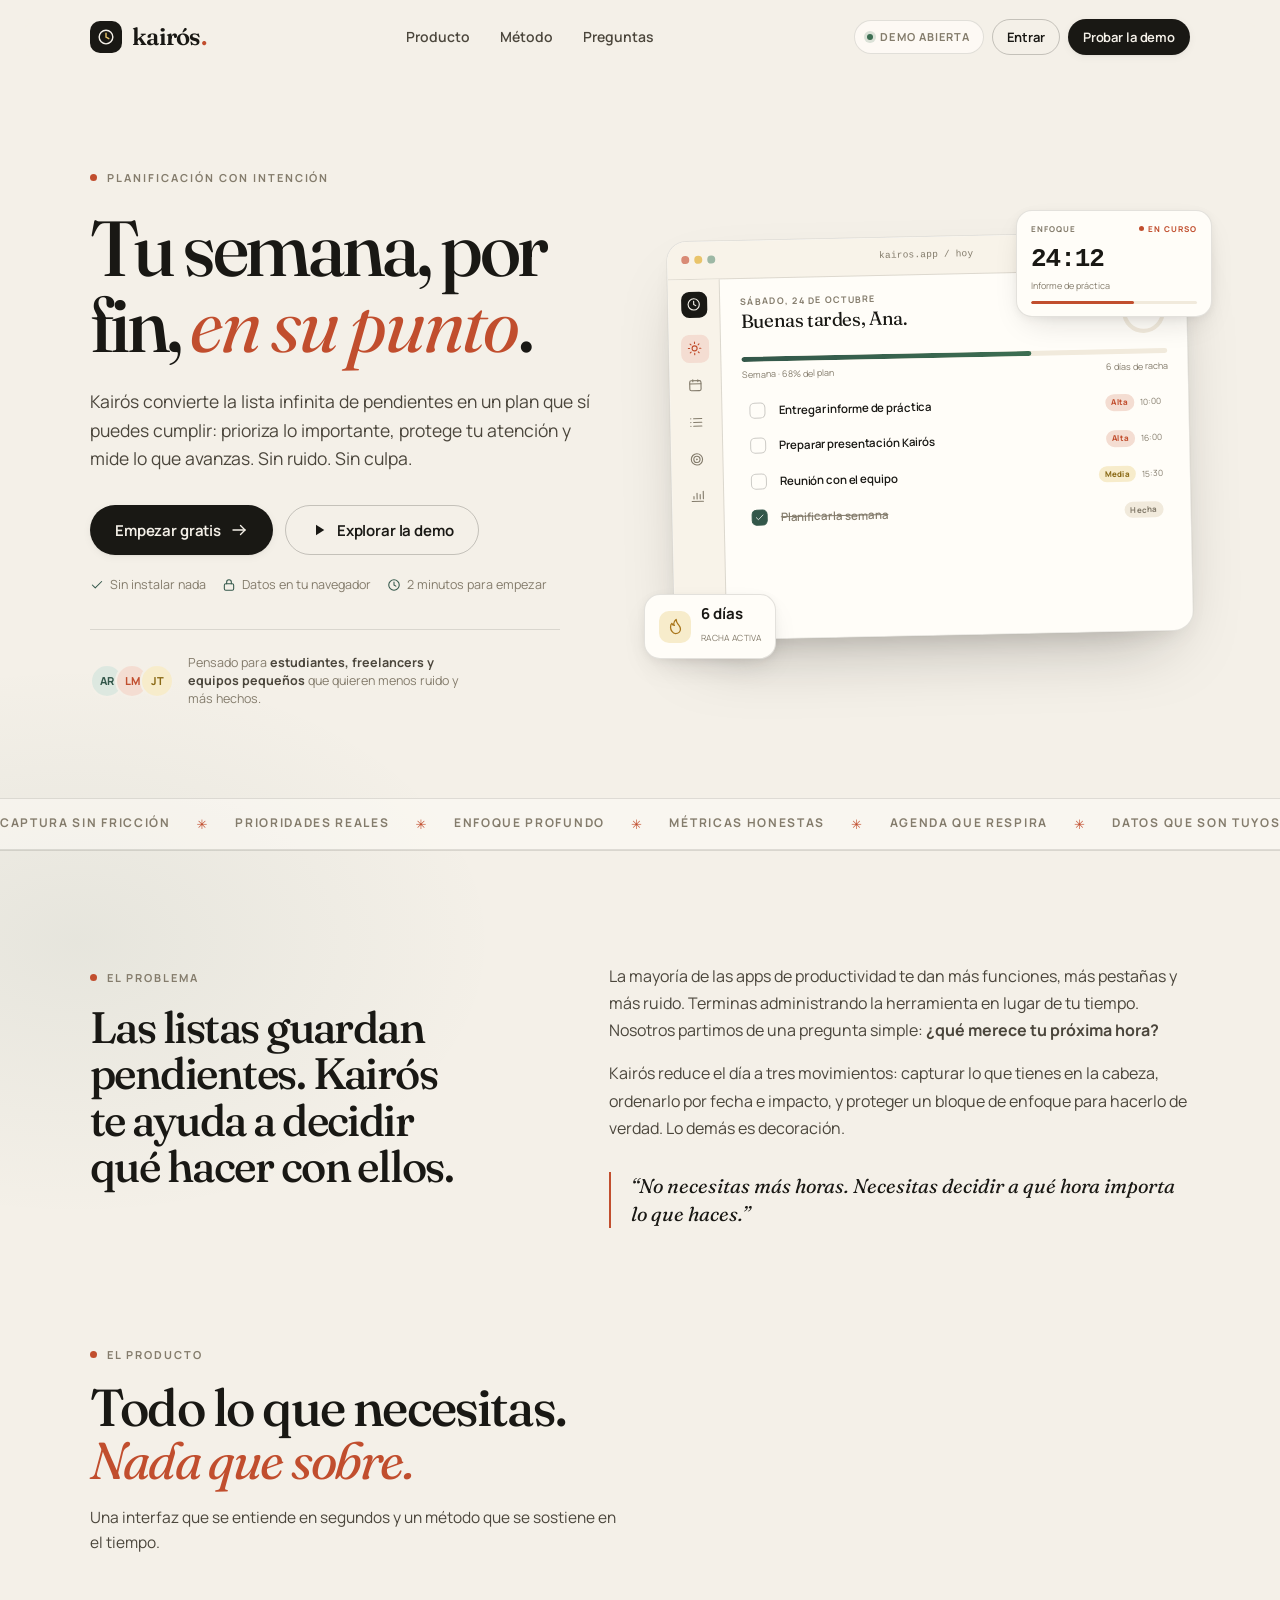
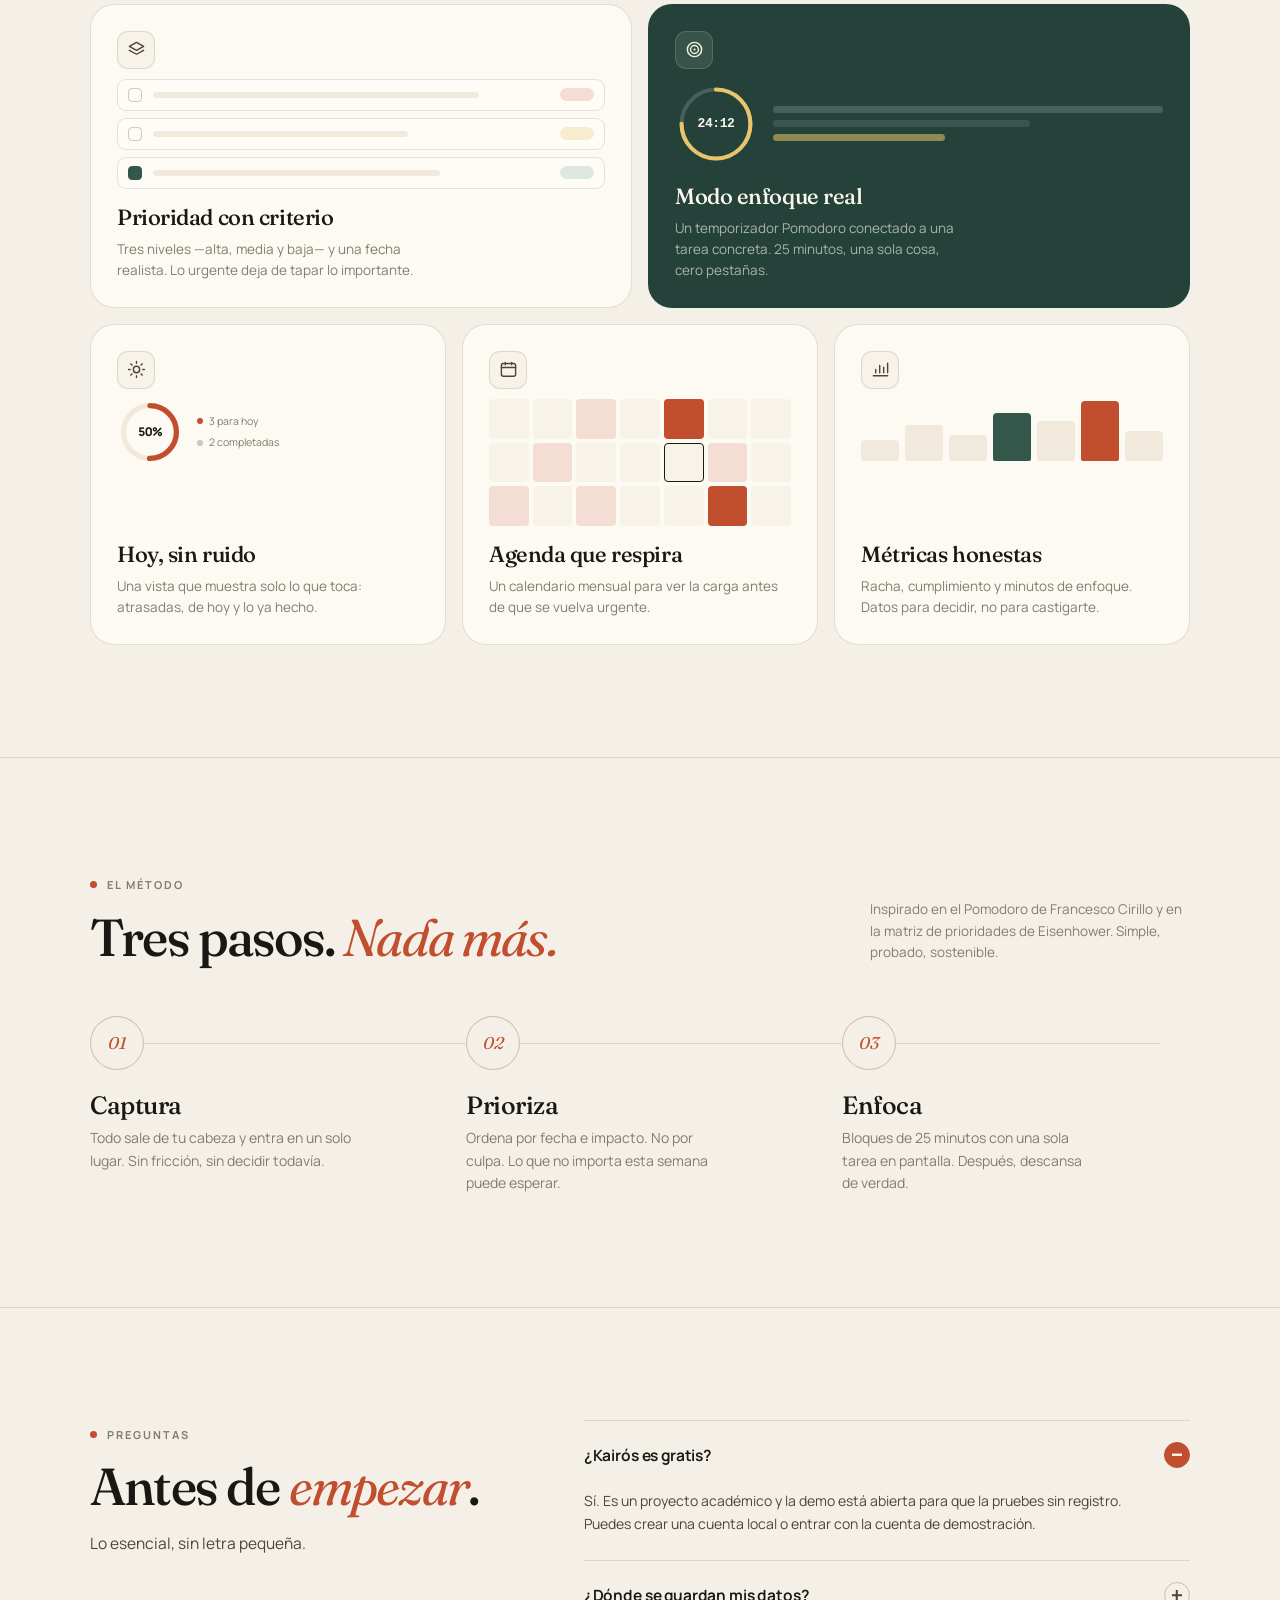
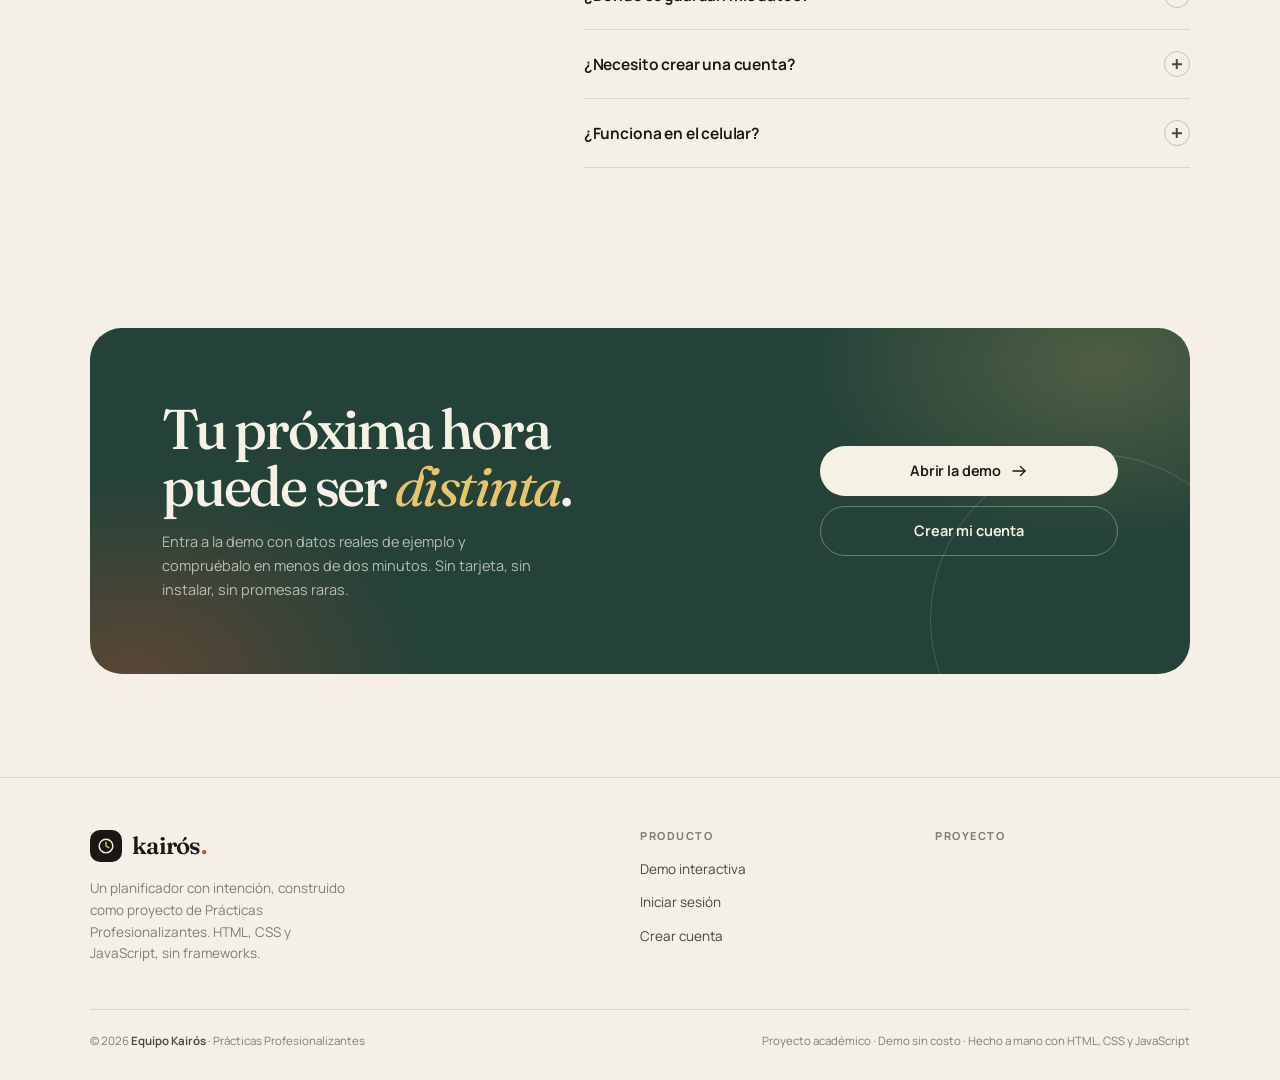
<file: proyectos/kairos/index.html>
<!DOCTYPE html>
<html lang="es" data-theme="light">
<head>
  <meta charset="UTF-8">
  <meta name="viewport" content="width=device-width, initial-scale=1.0">
  <meta name="description" content="Kairós es el planificador que convierte tu lista de pendientes en un plan realista: prioridades, agenda, modo enfoque y métricas honestas.">
  <meta name="theme-color" content="#f4f0e8">
  <title>Kairós · Tu semana, por fin, en su punto</title>
  <link rel="icon" href="data:image/svg+xml,%3Csvg xmlns='http://www.w3.org/2000/svg' viewBox='0 0 32 32'%3E%3Crect width='32' height='32' rx='9' fill='%23191814'/%3E%3Ccircle cx='16' cy='16' r='8.5' fill='none' stroke='%23f4f0e8' stroke-width='2'/%3E%3Cpath d='M16 10v6l4 2.5' fill='none' stroke='%23e9c46a' stroke-width='2' stroke-linecap='round'/%3E%3C/svg%3E">
  <link rel="preconnect" href="https://fonts.googleapis.com">
  <link rel="preconnect" href="https://fonts.gstatic.com" crossorigin>
  <link href="https://fonts.googleapis.com/css2?family=Fraunces:ital,opsz,wght@0,9..144,300..700;1,9..144,300..700&family=Manrope:wght@300..800&display=swap" rel="stylesheet">
  <link rel="stylesheet" href="assets/css/base.css">
  <link rel="stylesheet" href="assets/css/landing.css">
  <script>document.documentElement.classList.add("js-anim");</script>
</head>
<body class="site">
  <a class="skip-link" href="#contenido">Saltar al contenido</a>

  <header class="site-nav" id="siteNav">
    <div class="container nav-inner">
      <a class="brand" href="index.html" aria-label="Kairós, inicio">
        <span class="mark-badge" aria-hidden="true">
          <svg viewBox="0 0 24 24" fill="none" stroke="currentColor" stroke-width="1.7" stroke-linecap="round" width="20" height="20">
            <circle cx="12" cy="12" r="8.2"></circle>
            <path d="M12 7.4V12l3.4 2" stroke="#e9c46a"></path>
          </svg>
        </span>
        <span>kairós<em>.</em></span>
      </a>

      <nav class="nav-links" aria-label="Secciones">
        <a href="#producto">Producto</a>
        <a href="#metodo">Método</a>
        <a href="#preguntas">Preguntas</a>
      </nav>

      <div class="nav-actions">
        <span class="nav-badge"><span class="dot"></span> Demo abierta</span>
        <a class="btn btn-ghost btn-sm" href="acceso.html" id="loginLink">Entrar</a>
        <button type="button" class="btn btn-primary btn-sm" data-demo>Probar la demo</button>
      </div>
    </div>
  </header>

  <main id="contenido">
    <section class="hero">
      <div class="container hero-grid">
        <div class="hero-copy reveal">
          <span class="eyebrow">Planificación con intención</span>
          <h1>Tu semana, por fin, <em>en su punto</em>.</h1>
          <p class="hero-lead">
            Kairós convierte la lista infinita de pendientes en un plan que sí puedes cumplir:
            prioriza lo importante, protege tu atención y mide lo que avanzas.
            Sin ruido. Sin culpa.
          </p>

          <div class="hero-cta">
            <a class="btn btn-primary" href="acceso.html?mode=register">
              Empezar gratis
              <span data-icon="arrow-right"></span>
            </a>
            <button type="button" class="btn btn-ghost" data-demo>
              <span data-icon="play"></span>
              Explorar la demo
            </button>
          </div>

          <div class="hero-note">
            <span><span data-icon="check"></span> Sin instalar nada</span>
            <span><span data-icon="lock"></span> Datos en tu navegador</span>
            <span><span data-icon="clock"></span> 2 minutos para empezar</span>
          </div>

          <div class="hero-proof">
            <div class="proof-avatars" aria-hidden="true">
              <span>AR</span><span>LM</span><span>JT</span>
            </div>
            <p>Pensado para <strong>estudiantes, freelancers y equipos pequeños</strong> que quieren menos ruido y más hechos.</p>
          </div>
        </div>

        <div class="hero-art reveal" aria-hidden="true">
          <div class="app-mock">
            <div class="mock-chrome">
              <div class="mock-dots"><i></i><i></i><i></i></div>
              <div class="mock-url">kairos.app / hoy</div>
              <span style="width:34px"></span>
            </div>
            <div class="mock-body">
              <div class="mock-side">
                <span class="mini-logo"><span data-icon="clock"></span></span>
                <i class="is-active"><span data-icon="sun"></span></i>
                <i><span data-icon="calendar"></span></i>
                <i><span data-icon="list"></span></i>
                <i><span data-icon="target"></span></i>
                <i><span data-icon="chart"></span></i>
              </div>
              <div class="mock-main">
                <div class="mock-top">
                  <div class="mock-hello">
                    <small>Sábado, 24 de octubre</small>
                    Buenas tardes, Ana.
                  </div>
                  <div class="mock-ring">
                    <svg viewBox="0 0 100 100" width="46" height="46">
                      <circle cx="50" cy="50" r="42" fill="none" stroke="var(--surface-3)" stroke-width="9"></circle>
                      <circle cx="50" cy="50" r="42" fill="none" stroke="var(--accent)" stroke-width="9" stroke-linecap="round" stroke-dasharray="263.9" stroke-dashoffset="197.9"></circle>
                    </svg>
                    <span>25%</span>
                  </div>
                </div>
                <div class="mock-progress">
                  <div class="bar"><i></i></div>
                  <small><span>Semana · 68% del plan</span><span>6 días de racha</span></small>
                </div>
                <div class="mock-tasks">
                  <div class="mock-task">
                    <span class="mock-check"></span>
                    <span class="mock-title">Entregar informe de práctica</span>
                    <span class="mock-meta"><span class="mock-pill high">Alta</span>10:00</span>
                  </div>
                  <div class="mock-task">
                    <span class="mock-check"></span>
                    <span class="mock-title">Preparar presentación Kairós</span>
                    <span class="mock-meta"><span class="mock-pill high">Alta</span>16:00</span>
                  </div>
                  <div class="mock-task">
                    <span class="mock-check"></span>
                    <span class="mock-title">Reunión con el equipo</span>
                    <span class="mock-meta"><span class="mock-pill med">Media</span>15:30</span>
                  </div>
                  <div class="mock-task is-done">
                    <span class="mock-check"><span data-icon="check"></span></span>
                    <span class="mock-title">Planificar la semana</span>
                    <span class="mock-meta"><span class="mock-pill done">Hecha</span></span>
                  </div>
                </div>
              </div>
            </div>
          </div>

          <div class="float-card float-focus">
            <div class="mini-label"><span>Enfoque</span><span class="mini-live"><i></i> En curso</span></div>
            <div class="mini-time">24:12</div>
            <div class="mini-task">Informe de práctica</div>
            <div class="mini-track"><i></i></div>
          </div>

          <div class="float-card float-streak">
            <span class="flame"><span data-icon="flame"></span></span>
            <span><strong>6 días</strong><small>RACHA ACTIVA</small></span>
          </div>
        </div>
      </div>
    </section>

    <div class="ticker" aria-hidden="true">
      <div class="ticker-track">
        <span>Captura sin fricción <b>✳</b></span>
        <span>Prioridades reales <b>✳</b></span>
        <span>Enfoque profundo <b>✳</b></span>
        <span>Métricas honestas <b>✳</b></span>
        <span>Agenda que respira <b>✳</b></span>
        <span>Datos que son tuyos <b>✳</b></span>
        <span>Captura sin fricción <b>✳</b></span>
        <span>Prioridades reales <b>✳</b></span>
        <span>Enfoque profundo <b>✳</b></span>
        <span>Métricas honestas <b>✳</b></span>
        <span>Agenda que respira <b>✳</b></span>
        <span>Datos que son tuyos <b>✳</b></span>
      </div>
    </div>

    <section class="section statement" id="producto">
      <div class="container statement-grid">
        <div class="reveal">
          <span class="eyebrow">El problema</span>
          <h2 style="margin-top:16px">Las listas guardan pendientes. Kairós te ayuda a decidir qué hacer con ellos.</h2>
        </div>
        <div class="statement-copy reveal">
          <p>La mayoría de las apps de productividad te dan más funciones, más pestañas y más ruido. Terminas administrando la herramienta en lugar de tu tiempo. Nosotros partimos de una pregunta simple: <strong>¿qué merece tu próxima hora?</strong></p>
          <p>Kairós reduce el día a tres movimientos: capturar lo que tienes en la cabeza, ordenarlo por fecha e impacto, y proteger un bloque de enfoque para hacerlo de verdad. Lo demás es decoración.</p>
          <div class="pull-quote">“No necesitas más horas. Necesitas decidir a qué hora importa lo que haces.”</div>
        </div>
      </div>
    </section>

    <section class="section" style="padding-top:0">
      <div class="container">
        <div class="section-head reveal">
          <span class="eyebrow">El producto</span>
          <h2>Todo lo que necesitas. <em>Nada que sobre.</em></h2>
          <p>Una interfaz que se entiende en segundos y un método que se sostiene en el tiempo.</p>
        </div>

        <div class="bento">
          <article class="bento-card span-3 reveal">
            <span class="bento-icon"><span data-icon="layers"></span></span>
            <div class="bento-visual">
              <div class="mini-list">
                <div class="mini-row">
                  <span class="box"></span><span class="line"></span><span class="tag"></span>
                </div>
                <div class="mini-row">
                  <span class="box"></span><span class="line"></span><span class="tag med"></span>
                </div>
                <div class="mini-row is-done">
                  <span class="box"></span><span class="line"></span><span class="tag low"></span>
                </div>
              </div>
            </div>
            <h3>Prioridad con criterio</h3>
            <p>Tres niveles —alta, media y baja— y una fecha realista. Lo urgente deja de tapar lo importante.</p>
          </article>

          <article class="bento-card span-3 dark reveal">
            <span class="bento-icon"><span data-icon="target"></span></span>
            <div class="timer-visual">
              <div class="timer-dial">
                <svg viewBox="0 0 100 100" width="82" height="82">
                  <circle cx="50" cy="50" r="42" fill="none" stroke="rgba(255,255,255,0.16)" stroke-width="5"></circle>
                  <circle cx="50" cy="50" r="42" fill="none" stroke="#e9c46a" stroke-width="5" stroke-linecap="round" stroke-dasharray="263.9" stroke-dashoffset="66"></circle>
                </svg>
                <span>24:12</span>
              </div>
              <div class="timer-lines"><span class="line"></span><span class="line"></span><span class="line"></span></div>
            </div>
            <h3>Modo enfoque real</h3>
            <p>Un temporizador Pomodoro conectado a una tarea concreta. 25 minutos, una sola cosa, cero pestañas.</p>
          </article>

          <article class="bento-card span-2 reveal">
            <span class="bento-icon"><span data-icon="sun"></span></span>
            <div class="bento-visual ring-visual">
              <div class="dial">
                <svg viewBox="0 0 100 100" width="66" height="66">
                  <circle cx="50" cy="50" r="40" fill="none" stroke="var(--surface-3)" stroke-width="8"></circle>
                  <circle cx="50" cy="50" r="40" fill="none" stroke="var(--accent)" stroke-width="8" stroke-linecap="round" stroke-dasharray="251.3" stroke-dashoffset="125.7"></circle>
                </svg>
                <b>50%</b>
              </div>
              <ul>
                <li><i></i> 3 para hoy</li>
                <li><i style="background:var(--line-strong)"></i> 2 completadas</li>
              </ul>
            </div>
            <h3>Hoy, sin ruido</h3>
            <p>Una vista que muestra solo lo que toca: atrasadas, de hoy y lo ya hecho.</p>
          </article>

          <article class="bento-card span-2 reveal">
            <span class="bento-icon"><span data-icon="calendar"></span></span>
            <div class="bento-visual mini-cal" aria-hidden="true">
              <i></i><i></i><i class="has"></i><i></i><i class="has-strong"></i><i></i><i></i>
              <i></i><i class="has"></i><i></i><i></i><i class="today"></i><i class="has"></i><i></i>
              <i class="has"></i><i></i><i class="has"></i><i></i><i></i><i class="has-strong"></i><i></i>
            </div>
            <h3>Agenda que respira</h3>
            <p>Un calendario mensual para ver la carga antes de que se vuelva urgente.</p>
          </article>

          <article class="bento-card span-2 reveal">
            <span class="bento-icon"><span data-icon="chart"></span></span>
            <div class="bento-visual">
              <div class="mini-chart" aria-hidden="true">
                <i></i><i></i><i></i><i></i><i></i><i></i><i></i>
              </div>
            </div>
            <h3>Métricas honestas</h3>
            <p>Racha, cumplimiento y minutos de enfoque. Datos para decidir, no para castigarte.</p>
          </article>
        </div>
      </div>
    </section>

    <section class="section method" id="metodo">
      <div class="container">
        <div class="method-head">
          <div class="section-head reveal">
            <span class="eyebrow">El método</span>
            <h2>Tres pasos. <em>Nada más.</em></h2>
          </div>
          <p class="reveal" style="max-width:320px;font-size:13.5px;color:var(--ink-3);line-height:1.6">Inspirado en el Pomodoro de Francesco Cirillo y en la matriz de prioridades de Eisenhower. Simple, probado, sostenible.</p>
        </div>
        <div class="method-grid">
          <div class="step reveal">
            <span class="step-num">01</span>
            <h3>Captura</h3>
            <p>Todo sale de tu cabeza y entra en un solo lugar. Sin fricción, sin decidir todavía.</p>
          </div>
          <div class="step reveal">
            <span class="step-num">02</span>
            <h3>Prioriza</h3>
            <p>Ordena por fecha e impacto. No por culpa. Lo que no importa esta semana puede esperar.</p>
          </div>
          <div class="step reveal">
            <span class="step-num">03</span>
            <h3>Enfoca</h3>
            <p>Bloques de 25 minutos con una sola tarea en pantalla. Después, descansa de verdad.</p>
          </div>
        </div>
      </div>
    </section>

    <section class="section faq" id="preguntas">
      <div class="container faq-grid">
        <div class="section-head reveal">
          <span class="eyebrow">Preguntas</span>
          <h2>Antes de <em>empezar</em>.</h2>
          <p>Lo esencial, sin letra pequeña.</p>
        </div>
        <div class="faq-list reveal">
          <details class="faq-item" open>
            <summary>¿Kairós es gratis? <span class="plus" aria-hidden="true"></span></summary>
            <div class="faq-answer">Sí. Es un proyecto académico y la demo está abierta para que la pruebes sin registro. Puedes crear una cuenta local o entrar con la cuenta de demostración.</div>
          </details>
          <details class="faq-item">
            <summary>¿Dónde se guardan mis datos? <span class="plus" aria-hidden="true"></span></summary>
            <div class="faq-answer">En este MVP, todo se guarda en el <strong>almacenamiento local de tu navegador</strong>. No viaja a ningún servidor. Puedes exportar un respaldo en JSON desde Ajustes y también importarlo en otro navegador.</div>
          </details>
          <details class="faq-item">
            <summary>¿Necesito crear una cuenta? <span class="plus" aria-hidden="true"></span></summary>
            <div class="faq-answer">No para probar: la demo entra con un clic y trae datos de ejemplo. Si quieres tu propio espacio limpio, crea una cuenta en segundos. Puedes empezar sin correo real, aunque no habrá recuperación de contraseña.</div>
          </details>
          <details class="faq-item">
            <summary>¿Funciona en el celular? <span class="plus" aria-hidden="true"></span></summary>
            <div class="faq-answer">Sí. La interfaz es responsive y el temporizador de enfoque se adapta a pantallas pequeñas. Para la demo en vivo recomendamos una laptop, pero puedes revisarla desde el teléfono.</div>
          </details>
        </div>
      </div>
    </section>

    <div class="cta-wrap">
      <div class="container">
        <section class="cta-band reveal">
          <div>
            <h2>Tu próxima hora puede ser <em>distinta</em>.</h2>
            <p>Entra a la demo con datos reales de ejemplo y compruébalo en menos de dos minutos. Sin tarjeta, sin instalar, sin promesas raras.</p>
          </div>
          <div class="cta-actions">
            <button type="button" class="btn btn-cream" data-demo>
              Abrir la demo
              <span data-icon="arrow-right"></span>
            </button>
            <a class="btn btn-outline-light" href="acceso.html?mode=register">Crear mi cuenta</a>
          </div>
        </section>
      </div>
    </div>
  </main>

  <footer class="site-footer">
    <div class="container">
      <div class="footer-grid">
        <div class="footer-brand">
          <a class="brand" href="index.html">
            <span class="mark-badge" aria-hidden="true">
              <svg viewBox="0 0 24 24" fill="none" stroke="currentColor" stroke-width="1.7" stroke-linecap="round" width="20" height="20">
                <circle cx="12" cy="12" r="8.2"></circle>
                <path d="M12 7.4V12l3.4 2" stroke="#e9c46a"></path>
              </svg>
            </span>
            <span>kairós<em>.</em></span>
          </a>
          <p>Un planificador con intención, construido como proyecto de Prácticas Profesionalizantes. HTML, CSS y JavaScript, sin frameworks.</p>
        </div>
        <div class="footer-col">
          <h4>Producto</h4>
          <ul>
            <li><a href="#" data-demo>Demo interactiva</a></li>
            <li><a href="acceso.html">Iniciar sesión</a></li>
            <li><a href="acceso.html?mode=register">Crear cuenta</a></li>
          </ul>
        </div>
        <div class="footer-col">
          <h4>Proyecto</h4>
          <ul>
          </ul>
        </div>
      </div>
      <div class="footer-bottom">
        <span>© 2026 <strong>Equipo Kairós</strong> · Prácticas Profesionalizantes</span>
        <span>Proyecto académico · Demo sin costo · Hecho a mano con HTML, CSS y JavaScript</span>
      </div>
    </div>
  </footer>

  <div class="toast-root" id="toastRoot" aria-live="polite"></div>

  <script src="assets/js/icons.js" defer></script>
  <script src="assets/js/store.js" defer></script>
  <script src="assets/js/ui.js" defer></script>
  <script src="assets/js/landing.js" defer></script>
</body>
</html>
</file>
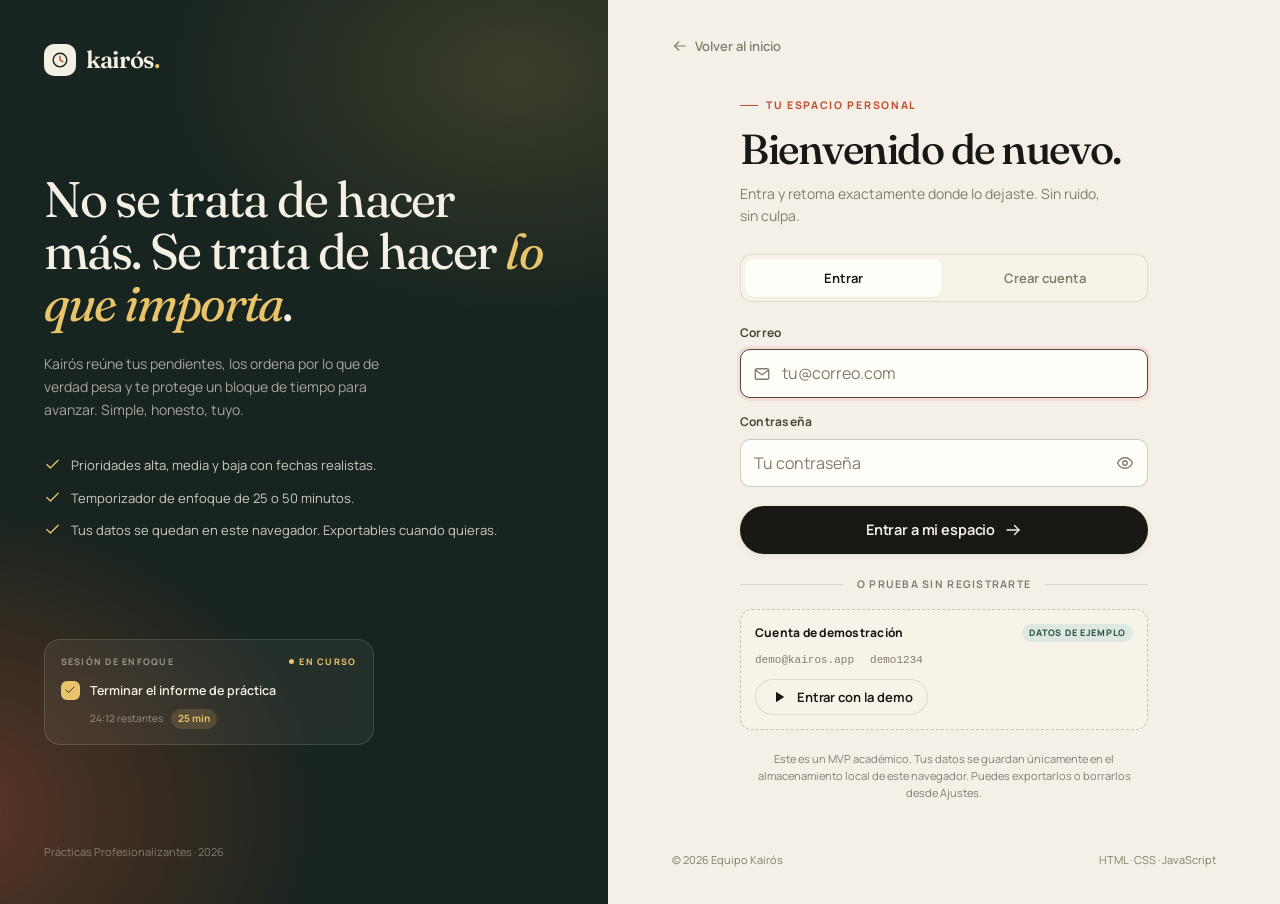
<file: proyectos/kairos/acceso.html>
<!DOCTYPE html>
<html lang="es" data-theme="light">
<head>
  <meta charset="UTF-8">
  <meta name="viewport" content="width=device-width, initial-scale=1.0">
  <meta name="description" content="Entra a Kairós y convierte tu lista de pendientes en un plan que sí puedes cumplir.">
  <meta name="theme-color" content="#f4f0e8">
  <title>Entrar · Kairós</title>
  <link rel="icon" href="data:image/svg+xml,%3Csvg xmlns='http://www.w3.org/2000/svg' viewBox='0 0 32 32'%3E%3Crect width='32' height='32' rx='9' fill='%23191814'/%3E%3Ccircle cx='16' cy='16' r='8.5' fill='none' stroke='%23f4f0e8' stroke-width='2'/%3E%3Cpath d='M16 10v6l4 2.5' fill='none' stroke='%23e9c46a' stroke-width='2' stroke-linecap='round'/%3E%3C/svg%3E">
  <link rel="preconnect" href="https://fonts.googleapis.com">
  <link rel="preconnect" href="https://fonts.gstatic.com" crossorigin>
  <link href="https://fonts.googleapis.com/css2?family=Fraunces:ital,opsz,wght@0,9..144,300..700;1,9..144,300..700&family=Manrope:wght@300..800&display=swap" rel="stylesheet">
  <link rel="stylesheet" href="assets/css/base.css">
  <link rel="stylesheet" href="assets/css/auth.css">
</head>
<body class="auth-body">
  <a class="skip-link" href="#authFormWrap">Saltar al formulario</a>

  <aside class="auth-aside">
    <a class="brand" href="index.html" aria-label="Kairós, volver al inicio">
      <span class="mark-badge" style="background:#f5f0e4;color:#18241f" aria-hidden="true">
        <svg viewBox="0 0 24 24" fill="none" stroke="currentColor" stroke-width="1.7" stroke-linecap="round" width="20" height="20">
          <circle cx="12" cy="12" r="8.2"></circle>
          <path d="M12 7.4V12l3.4 2" stroke="#c14e2e"></path>
        </svg>
      </span>
      <span>kairós<em>.</em></span>
    </a>

    <div class="aside-middle">
      <p class="aside-quote">No se trata de hacer más. Se trata de hacer <em>lo que importa</em>.</p>
      <p class="aside-sub">Kairós reúne tus pendientes, los ordena por lo que de verdad pesa y te protege un bloque de tiempo para avanzar. Simple, honesto, tuyo.</p>
      <ul class="aside-benefits">
        <li><span data-icon="check"></span> Prioridades alta, media y baja con fechas realistas.</li>
        <li><span data-icon="check"></span> Temporizador de enfoque de 25 o 50 minutos.</li>
        <li><span data-icon="check"></span> Tus datos se quedan en este navegador. Exportables cuando quieras.</li>
      </ul>
    </div>

    <div class="aside-card">
      <div class="aside-card-head">
        <span>Sesión de enfoque</span>
        <span class="live"><i></i> En curso</span>
      </div>
      <div class="aside-card-task">
        <span class="check"><span data-icon="check"></span></span>
        <span>Terminar el informe de práctica</span>
      </div>
      <div class="aside-card-meta">
        <span>24:12 restantes</span>
        <span class="pill">25 min</span>
      </div>
    </div>

    <div class="aside-foot">
      <span>Prácticas Profesionalizantes · 2026</span>
    </div>
  </aside>

  <main class="auth-main">
    <div class="auth-topbar">
      <a class="auth-back" href="index.html">
        <span data-icon="arrow-left"></span>
        <span>Volver al inicio</span>
      </a>
      <a class="brand" href="index.html" aria-label="Kairós">
        <span class="mark-badge" aria-hidden="true">
          <svg viewBox="0 0 24 24" fill="none" stroke="currentColor" stroke-width="1.7" stroke-linecap="round" width="20" height="20">
            <circle cx="12" cy="12" r="8.2"></circle>
            <path d="M12 7.4V12l3.4 2" stroke="#e9c46a"></path>
          </svg>
        </span>
        <span>kairós<em>.</em></span>
      </a>
      <span style="width:60px"></span>
    </div>

    <div class="auth-form-wrap" id="authFormWrap">
      <div class="auth-card">
        <span class="auth-kicker" id="authKicker">Tu espacio personal</span>
        <h1 id="authTitle">Bienvenido de nuevo.</h1>
        <p class="sub" id="authSub">Entra y retoma exactamente donde lo dejaste. Sin ruido, sin culpa.</p>

        <div class="form-banner" id="authBanner" role="alert">
          <span data-icon="alert"></span>
          <span id="authBannerText"></span>
        </div>

        <div class="auth-tabs" role="tablist" aria-label="Acceso o registro">
          <button type="button" class="auth-tab" id="tabLogin" role="tab" aria-selected="true" aria-controls="loginForm" data-mode="login">Entrar</button>
          <button type="button" class="auth-tab" id="tabRegister" role="tab" aria-selected="false" aria-controls="registerForm" data-mode="register">Crear cuenta</button>
        </div>

        <form class="auth-form" id="loginForm" novalidate>
          <div class="field">
            <label for="loginEmail">Correo</label>
            <div class="input-icon-wrap">
              <span data-icon="mail"></span>
              <input class="input" type="email" id="loginEmail" name="email" placeholder="tu@correo.com" autocomplete="email">
            </div>
          </div>
          <div class="field">
            <label for="loginPassword">Contraseña</label>
            <div class="password-wrap">
              <input class="input" type="password" id="loginPassword" name="password" placeholder="Tu contraseña" autocomplete="current-password">
              <button type="button" class="password-toggle" data-toggle-password="loginPassword" aria-label="Mostrar contraseña">
                <span data-icon="eye"></span>
              </button>
            </div>
          </div>
          <button type="submit" class="btn btn-primary btn-block" id="loginSubmit">
            Entrar a mi espacio
            <span data-icon="arrow-right"></span>
          </button>
        </form>

        <form class="auth-form" id="registerForm" novalidate hidden>
          <div class="field">
            <label for="registerName">Nombre</label>
            <div class="input-icon-wrap">
              <span data-icon="user"></span>
              <input class="input" type="text" id="registerName" name="name" placeholder="¿Cómo te llamas?" autocomplete="name" maxlength="60">
            </div>
          </div>
          <div class="field">
            <label for="registerEmail">Correo</label>
            <div class="input-icon-wrap">
              <span data-icon="mail"></span>
              <input class="input" type="email" id="registerEmail" name="email" placeholder="tu@correo.com" autocomplete="email">
            </div>
          </div>
          <div class="field">
            <label for="registerPassword">Contraseña</label>
            <div class="password-wrap">
              <input class="input" type="password" id="registerPassword" name="password" placeholder="Mínimo 6 caracteres" autocomplete="new-password">
              <button type="button" class="password-toggle" data-toggle-password="registerPassword" aria-label="Mostrar contraseña">
                <span data-icon="eye"></span>
              </button>
            </div>
            <span class="hint">Se guarda cifrada de forma básica en este navegador. No uses una contraseña real importante.</span>
          </div>
          <button type="submit" class="btn btn-primary btn-block" id="registerSubmit">
            Crear mi cuenta
            <span data-icon="arrow-right"></span>
          </button>
        </form>

        <div class="auth-divider">o prueba sin registrarte</div>

        <div class="demo-box">
          <div class="demo-box-head">
            <h2>Cuenta de demostración</h2>
            <span class="badge">Datos de ejemplo</span>
          </div>
          <div class="demo-creds">
            <span>demo@kairos.app</span>
            <span>demo1234</span>
          </div>
          <button type="button" class="btn btn-soft btn-sm" id="demoBtn">
            <span data-icon="play"></span>
            Entrar con la demo
          </button>
        </div>

        <p class="auth-legal">
          Este es un MVP académico. Tus datos se guardan únicamente en el almacenamiento local de este navegador.
          Puedes exportarlos o borrarlos desde Ajustes.
        </p>
      </div>
    </div>

    <div class="auth-footer">
      <span>© 2026 Equipo Kairós</span>
      <span>HTML · CSS · JavaScript</span>
    </div>
  </main>

  <div class="toast-root" id="toastRoot" aria-live="polite"></div>

  <script src="assets/js/icons.js" defer></script>
  <script src="assets/js/store.js" defer></script>
  <script src="assets/js/ui.js" defer></script>
  <script src="assets/js/auth.js" defer></script>
</body>
</html>
</file>
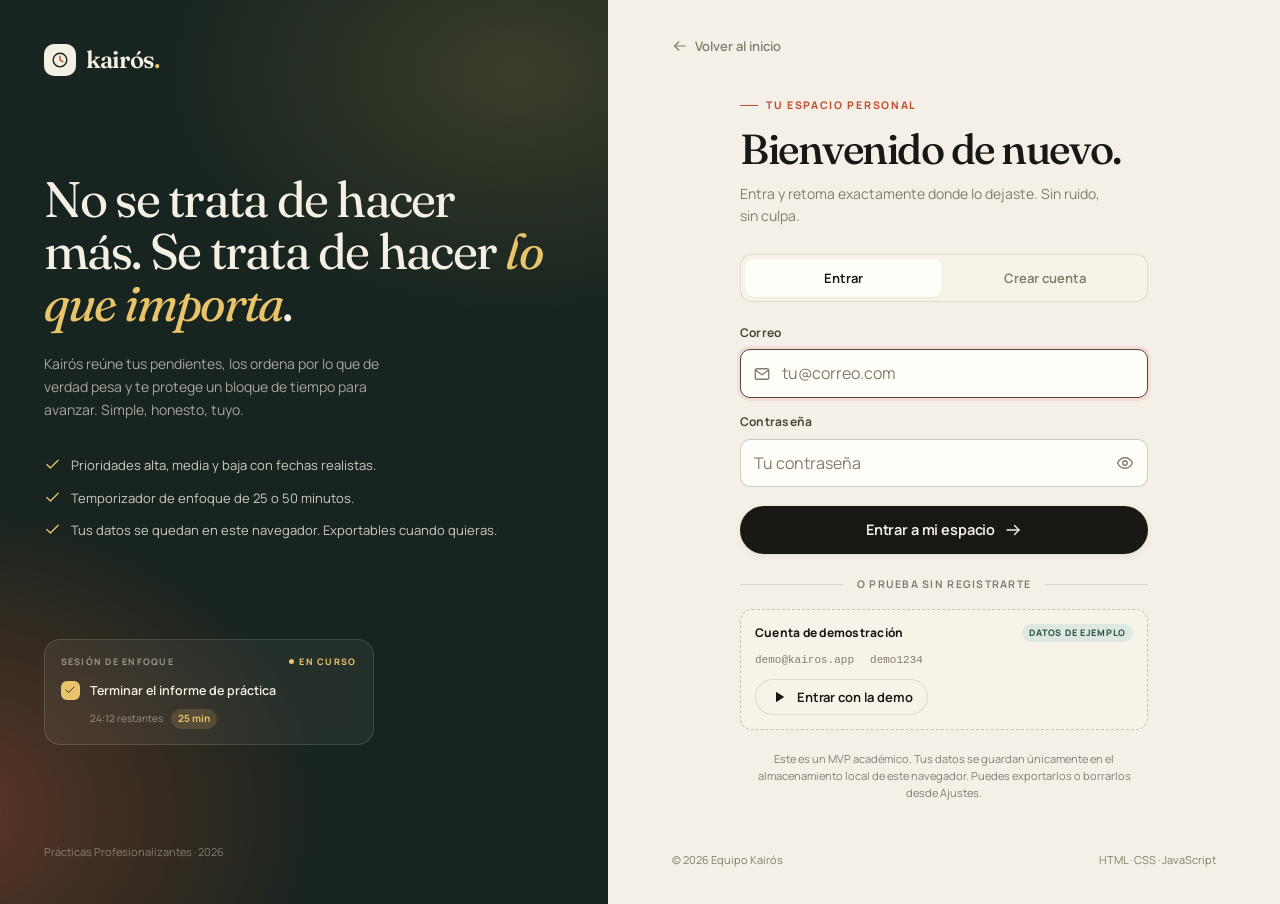
<file: proyectos/kairos/app.html>
<!DOCTYPE html>
<html lang="es" data-theme="light">
<head>
  <meta charset="UTF-8">
  <meta name="viewport" content="width=device-width, initial-scale=1.0">
  <meta name="description" content="Kairós — planificador de tareas con prioridades, agenda y modo enfoque. Organiza tu semana con intención.">
  <meta name="theme-color" content="#f4f0e8">
  <title>Kairós · Mi espacio</title>
  <link rel="icon" href="data:image/svg+xml,%3Csvg xmlns='http://www.w3.org/2000/svg' viewBox='0 0 32 32'%3E%3Crect width='32' height='32' rx='9' fill='%23191814'/%3E%3Ccircle cx='16' cy='16' r='8.5' fill='none' stroke='%23f4f0e8' stroke-width='2'/%3E%3Cpath d='M16 10v6l4 2.5' fill='none' stroke='%23e9c46a' stroke-width='2' stroke-linecap='round'/%3E%3C/svg%3E">
  <link rel="preconnect" href="https://fonts.googleapis.com">
  <link rel="preconnect" href="https://fonts.gstatic.com" crossorigin>
  <link href="https://fonts.googleapis.com/css2?family=Fraunces:ital,opsz,wght@0,9..144,300..700;1,9..144,300..700&family=Manrope:wght@300..800&display=swap" rel="stylesheet">
  <link rel="stylesheet" href="assets/css/base.css">
  <link rel="stylesheet" href="assets/css/app.css">
</head>
<body class="app-body">
  <a class="skip-link" href="#viewRoot">Saltar al contenido</a>

  <div class="app-shell">
    <aside class="sidebar" id="sidebar" aria-label="Navegación principal">
      <div class="sidebar-head">
        <a class="brand" href="index.html" aria-label="Kairós, ir al inicio">
          <span class="mark-badge" aria-hidden="true">
            <svg viewBox="0 0 24 24" fill="none" stroke="currentColor" stroke-width="1.7" stroke-linecap="round" width="20" height="20">
              <circle cx="12" cy="12" r="8.2"></circle>
              <path d="M12 7.4V12l3.4 2" stroke="#e9c46a"></path>
            </svg>
          </span>
          <span>kairós<em>.</em></span>
        </a>
        <button type="button" class="icon-btn sidebar-close" id="sidebarClose" aria-label="Cerrar menú">&#10005;</button>
      </div>

      <nav class="side-nav" aria-label="Vistas">
        <button type="button" class="nav-item" data-view="hoy">
          <span data-icon="sun"></span> Hoy <span class="nav-count" data-count="today"></span>
        </button>
        <button type="button" class="nav-item" data-view="proximas">
          <span data-icon="calendar"></span> Próximas <span class="nav-count" data-count="upcoming"></span>
        </button>
        <button type="button" class="nav-item" data-view="todas">
          <span data-icon="list"></span> Todas <span class="nav-count" data-count="pending"></span>
        </button>
        <button type="button" class="nav-item" data-view="completadas">
          <span data-icon="check"></span> Completadas
        </button>
      </nav>

      <div class="nav-divider"></div>

      <nav class="side-nav" aria-label="Herramientas">
        <button type="button" class="nav-item" data-view="calendario">
          <span data-icon="grid"></span> Calendario
        </button>
        <button type="button" class="nav-item" data-view="enfoque">
          <span data-icon="target"></span> Enfoque
        </button>
        <button type="button" class="nav-item" data-view="estadisticas">
          <span data-icon="chart"></span> Estadísticas
        </button>
      </nav>

      <div class="nav-divider"></div>

      <div class="side-section">
        <h2>Espacios</h2>
        <button type="button" id="addProjectBtn" aria-label="Crear un espacio" title="Crear espacio">
          <span data-icon="plus"></span>
        </button>
      </div>
      <div class="project-nav" id="projectNav"></div>

      <div class="sidebar-spacer"></div>

      <div class="streak-card" id="streakCard" aria-label="Racha de constancia"></div>

      <div class="user-card" id="userCard" role="button" tabindex="0" aria-haspopup="menu" aria-expanded="false">
        <span class="user-avatar" id="userAvatar">AR</span>
        <span class="user-copy">
          <strong id="userName">Ana Rivera</strong>
          <small id="userEmail">demo@kairos.app</small>
        </span>
        <span data-icon="chevron-up" class="chevron"></span>
      </div>

      <div class="user-menu" id="userMenu" role="menu" hidden>
        <div class="user-menu-head">
          <strong id="userMenuName">Ana Rivera</strong>
          <small id="userMenuEmail">demo@kairos.app</small>
        </div>
        <button type="button" role="menuitem" data-action="open-settings"><span data-icon="settings"></span> Ajustes</button>
        <button type="button" role="menuitem" data-action="export-data"><span data-icon="download"></span> Exportar mis datos</button>
        <button type="button" role="menuitem" class="danger" data-action="logout"><span data-icon="logout"></span> Cerrar sesión</button>
      </div>
    </aside>

    <div class="app-main">
      <header class="topbar">
        <button type="button" class="icon-btn menu-btn" id="menuBtn" aria-label="Abrir menú" aria-controls="sidebar" aria-expanded="false">
          <span data-icon="menu"></span>
        </button>
        <div class="topbar-title">
          <h1 id="viewTitle">Hoy</h1>
          <p id="viewDate"></p>
        </div>
        <div class="topbar-spacer"></div>

        <label class="topbar-search" for="searchInput">
          <span data-icon="search"></span>
          <input type="search" id="searchInput" placeholder="Buscar tareas…" autocomplete="off" aria-label="Buscar tareas">
          <span class="kbd search-kbd">/</span>
        </label>

        <div class="topbar-actions">
          <button type="button" class="icon-btn" id="themeToggle" aria-label="Cambiar tema" title="Cambiar tema">
            <span data-icon="moon"></span>
          </button>

          <div class="notif-wrap">
            <button type="button" class="icon-btn notif-btn" id="notifBtn" aria-label="Recordatorios" aria-expanded="false" aria-controls="notifPanel">
              <span data-icon="bell"></span>
              <span class="badge-dot" id="notifBadge"></span>
            </button>
            <div class="notif-panel" id="notifPanel" hidden>
              <div class="notif-head">
                <h2>Recordatorios</h2>
                <span id="notifCount"></span>
              </div>
              <div class="notif-body" id="notifBody"></div>
              <div class="notif-foot">
                <button type="button" id="notifGoToday">Ver mi día de hoy</button>
              </div>
            </div>
          </div>

          <button type="button" class="btn btn-primary" id="newTaskBtn">
            <span data-icon="plus"></span>
            <span class="btn-label">Nueva tarea</span>
            <span class="kbd">N</span>
          </button>
        </div>
      </header>

      <main class="view-root" id="viewRoot" tabindex="-1">
        <div class="view-inner" id="viewInner"></div>
      </main>
    </div>
  </div>

  <div class="sidebar-backdrop" id="sidebarBackdrop" hidden></div>
  <div id="modalRoot"></div>
  <div class="toast-root" id="toastRoot" aria-live="polite"></div>

  <noscript>
    <div style="padding:40px;text-align:center;font-family:sans-serif">
      Kairós necesita JavaScript para funcionar. Actívalo en tu navegador y recarga la página.
    </div>
  </noscript>

  <script src="assets/js/icons.js" defer></script>
  <script src="assets/js/store.js" defer></script>
  <script src="assets/js/ui.js" defer></script>
  <script src="assets/js/app.js" defer></script>
</body>
</html>
</file>
<file: proyectos/kairos/assets/css/base.css>
/* ============================================================
   kairós · base.css
   Tokens, tipografía y componentes compartidos
   ============================================================ */

:root {
  color-scheme: light;

  --font-display: "Fraunces", "Iowan Old Style", Georgia, "Times New Roman", serif;
  --font-sans: "Manrope", "Segoe UI", system-ui, -apple-system, sans-serif;
  --font-mono: "SFMono-Regular", Consolas, "Liberation Mono", monospace;

  --paper: #f4f0e8;
  --paper-2: #ece6da;
  --surface: #fffdf8;
  --surface-2: #f8f3e9;
  --surface-3: #f1eadc;
  --ink: #191814;
  --ink-2: #4b463c;
  --ink-3: #847c6c;
  --line: rgba(25, 24, 20, 0.12);
  --line-strong: rgba(25, 24, 20, 0.22);

  --accent: #c14e2e;
  --accent-deep: #9c3a1f;
  --accent-soft: #f4ddd2;
  --accent-ink: #fff7f2;
  --sage: #33574a;
  --sage-deep: #244239;
  --sage-soft: #dde8e0;
  --butter: #e9c46a;
  --butter-soft: #f7eccb;
  --blue: #4f7291;
  --blue-soft: #e0e9f0;
  --danger: #b23a2f;
  --danger-soft: #f6deda;
  --ok: #3c6e52;

  --radius-sm: 10px;
  --radius: 16px;
  --radius-lg: 24px;
  --radius-xl: 32px;
  --radius-pill: 999px;

  --shadow-xs: 0 1px 2px rgba(25, 24, 20, 0.05);
  --shadow-sm: 0 2px 8px rgba(25, 24, 20, 0.05), 0 1px 2px rgba(25, 24, 20, 0.04);
  --shadow-md: 0 12px 32px -12px rgba(25, 24, 20, 0.18), 0 2px 8px rgba(25, 24, 20, 0.05);
  --shadow-lg: 0 32px 70px -30px rgba(25, 24, 20, 0.35), 0 10px 24px -12px rgba(25, 24, 20, 0.12);

  --ease: cubic-bezier(0.22, 1, 0.36, 1);
  --dur: 220ms;

  --container: 1180px;
  --topbar-h: 76px;
}

[data-theme="dark"] {
  color-scheme: dark;

  --paper: #131310;
  --paper-2: #191915;
  --surface: #1d1d18;
  --surface-2: #23231d;
  --surface-3: #2b2b24;
  --ink: #f3eee2;
  --ink-2: #cdc6b6;
  --ink-3: #968e7d;
  --line: rgba(243, 238, 226, 0.12);
  --line-strong: rgba(243, 238, 226, 0.24);

  --accent: #e8784f;
  --accent-deep: #f0906c;
  --accent-soft: rgba(232, 120, 79, 0.16);
  --accent-ink: #1a100c;
  --sage: #a3c4b0;
  --sage-deep: #3c6b5a;
  --sage-soft: rgba(163, 196, 176, 0.14);
  --butter: #e9c46a;
  --butter-soft: rgba(233, 196, 106, 0.16);
  --blue: #8fb0cb;
  --blue-soft: rgba(143, 176, 203, 0.14);
  --danger: #f08b7c;
  --danger-soft: rgba(240, 139, 124, 0.14);
  --ok: #94c2a6;

  --shadow-xs: 0 1px 2px rgba(0, 0, 0, 0.3);
  --shadow-sm: 0 2px 10px rgba(0, 0, 0, 0.28);
  --shadow-md: 0 16px 36px -14px rgba(0, 0, 0, 0.6);
  --shadow-lg: 0 40px 80px -30px rgba(0, 0, 0, 0.75);
}

*,
*::before,
*::after { box-sizing: border-box; }

* { margin: 0; }

html {
  -webkit-text-size-adjust: 100%;
  scroll-behavior: smooth;
}

body {
  background: var(--paper);
  color: var(--ink);
  font-family: var(--font-sans);
  font-size: 16px;
  line-height: 1.55;
  -webkit-font-smoothing: antialiased;
  text-rendering: optimizeLegibility;
}

img, svg, video { display: block; max-width: 100%; }

[hidden] { display: none !important; }

button, input, textarea, select {
  font: inherit;
  color: inherit;
}

button { cursor: pointer; background: none; border: 0; }

a { color: inherit; text-decoration: none; }

h1, h2, h3, h4 {
  font-weight: 600;
  line-height: 1.1;
  letter-spacing: -0.02em;
}

p { text-wrap: pretty; }
h1, h2, h3 { text-wrap: balance; }

::selection {
  background: var(--accent);
  color: var(--accent-ink);
}

:focus-visible {
  outline: 2px solid var(--accent);
  outline-offset: 3px;
  border-radius: 4px;
}

/* ---------- Utilidades ---------- */

.container {
  width: 100%;
  max-width: var(--container);
  margin-inline: auto;
  padding-inline: clamp(20px, 5vw, 40px);
}

.sr-only {
  position: absolute;
  width: 1px; height: 1px;
  padding: 0; margin: -1px;
  overflow: hidden;
  clip: rect(0 0 0 0);
  white-space: nowrap;
  border: 0;
}

.skip-link {
  position: fixed;
  top: 12px; left: 12px;
  z-index: 200;
  padding: 12px 18px;
  background: var(--ink);
  color: var(--paper);
  border-radius: var(--radius-pill);
  font-weight: 700;
  transform: translateY(-160%);
  transition: transform var(--dur) var(--ease);
}
.skip-link:focus-visible { transform: translateY(0); }

.eyebrow {
  display: inline-flex;
  align-items: center;
  gap: 10px;
  font-size: 11px;
  font-weight: 700;
  letter-spacing: 0.18em;
  text-transform: uppercase;
  color: var(--ink-3);
}
.eyebrow::before {
  content: "";
  width: 7px; height: 7px;
  border-radius: 50%;
  background: var(--accent);
  flex: none;
}

.serif { font-family: var(--font-display); font-weight: 500; }
.tabular { font-variant-numeric: tabular-nums; }

/* ---------- Marca ---------- */

.brand {
  display: inline-flex;
  align-items: center;
  gap: 10px;
  font-family: var(--font-display);
  font-size: 24px;
  font-weight: 600;
  letter-spacing: -0.03em;
  line-height: 1;
}
.brand .brand-mark { width: 32px; height: 32px; flex: none; }
.brand em { font-style: normal; color: var(--accent); }
.brand--light { color: var(--paper); }

.mark-badge {
  display: grid;
  place-items: center;
  width: 32px; height: 32px;
  border-radius: 10px;
  background: var(--ink);
  color: var(--paper);
  flex: none;
}

/* ---------- Botones ---------- */

.btn {
  --btn-bg: transparent;
  --btn-fg: var(--ink);
  --btn-bd: transparent;
  display: inline-flex;
  align-items: center;
  justify-content: center;
  gap: 9px;
  min-height: 44px;
  padding: 11px 20px;
  border: 1px solid var(--btn-bd);
  border-radius: var(--radius-pill);
  background: var(--btn-bg);
  color: var(--btn-fg);
  font-size: 14.5px;
  font-weight: 650;
  letter-spacing: -0.01em;
  white-space: nowrap;
  transition: transform var(--dur) var(--ease), background var(--dur), border-color var(--dur), color var(--dur), box-shadow var(--dur);
}
.btn:hover { transform: translateY(-1px); }
.btn:active { transform: translateY(0) scale(0.99); }
.btn svg { width: 18px; height: 18px; flex: none; }

.btn-primary {
  --btn-bg: var(--ink);
  --btn-fg: var(--paper);
  box-shadow: var(--shadow-sm);
}
.btn-primary:hover { --btn-bg: var(--accent); --btn-fg: var(--accent-ink); }

.btn-accent {
  --btn-bg: var(--accent);
  --btn-fg: var(--accent-ink);
  box-shadow: 0 8px 20px -10px rgba(193, 78, 46, 0.7);
}
.btn-accent:hover { --btn-bg: var(--accent-deep); }

.btn-ghost {
  --btn-bd: var(--line-strong);
  --btn-bg: transparent;
}
.btn-ghost:hover { --btn-bg: var(--surface); }

.btn-soft {
  --btn-bg: var(--surface-2);
  --btn-fg: var(--ink);
  --btn-bd: var(--line);
}
.btn-soft:hover { --btn-bg: var(--surface-3); }

.btn-sm { min-height: 36px; padding: 7px 14px; font-size: 13px; }
.btn-block { width: 100%; }
.btn[disabled] { opacity: 0.55; pointer-events: none; }

.btn .kbd {
  border-color: currentColor;
  opacity: 0.5;
}

.icon-btn {
  display: inline-grid;
  place-items: center;
  width: 40px; height: 40px;
  border-radius: 50%;
  border: 1px solid transparent;
  color: var(--ink-2);
  transition: background var(--dur), color var(--dur), border-color var(--dur);
}
.icon-btn:hover { background: var(--surface-2); color: var(--ink); }
.icon-btn svg { width: 20px; height: 20px; }

.kbd {
  display: inline-grid;
  place-items: center;
  min-width: 20px;
  height: 20px;
  padding: 0 5px;
  border: 1px solid var(--line);
  border-radius: 5px;
  font-family: var(--font-sans);
  font-size: 10.5px;
  font-weight: 700;
  color: var(--ink-3);
  line-height: 1;
}

/* ---------- Campos ---------- */

.field { display: grid; gap: 7px; }
.field > label,
.field-label {
  font-size: 12px;
  font-weight: 700;
  letter-spacing: 0.02em;
  color: var(--ink-2);
}
.field .hint { font-size: 12px; color: var(--ink-3); }

.input,
.textarea,
.select {
  width: 100%;
  min-height: 44px;
  padding: 11px 13px;
  background: var(--surface);
  border: 1px solid var(--line-strong);
  border-radius: var(--radius-sm);
  color: var(--ink);
  transition: border-color var(--dur), box-shadow var(--dur), background var(--dur);
}
.input::placeholder, .textarea::placeholder { color: var(--ink-3); }
.input:focus, .textarea:focus, .select:focus {
  outline: none;
  border-color: var(--ink-2);
  box-shadow: 0 0 0 3px var(--accent-soft);
}
.textarea { min-height: 92px; resize: vertical; line-height: 1.5; }
.select {
  appearance: none;
  background-image: url("data:image/svg+xml,%3Csvg xmlns='http://www.w3.org/2000/svg' width='16' height='16' fill='none' stroke='%23847c6c' stroke-width='1.8' stroke-linecap='round'%3E%3Cpath d='m4 6 4 4 4-4'/%3E%3C/svg%3E");
  background-repeat: no-repeat;
  background-position: right 12px center;
  padding-right: 36px;
}

.field-error {
  display: none;
  font-size: 12.5px;
  font-weight: 600;
  color: var(--danger);
}
.field-error.is-visible { display: block; }

.input.has-error { border-color: var(--danger); }

.input-icon-wrap { position: relative; }
.input-icon-wrap svg {
  position: absolute;
  left: 13px; top: 50%;
  transform: translateY(-50%);
  width: 18px; height: 18px;
  color: var(--ink-3);
  pointer-events: none;
}
.input-icon-wrap .input { padding-left: 41px; }

/* ---------- Modales ---------- */

.modal-open { overflow: hidden; }

.modal-backdrop {
  position: fixed;
  inset: 0;
  z-index: 100;
  display: grid;
  place-items: center;
  padding: 20px;
  background: rgba(20, 19, 16, 0.5);
  backdrop-filter: blur(6px);
  -webkit-backdrop-filter: blur(6px);
  animation: fade-in 180ms var(--ease);
  overflow-y: auto;
}
[data-theme="dark"] .modal-backdrop { background: rgba(0, 0, 0, 0.65); }

.modal {
  width: 100%;
  max-width: 560px;
  max-height: calc(100vh - 40px);
  overflow-y: auto;
  background: var(--surface);
  border: 1px solid var(--line);
  border-radius: var(--radius-lg);
  box-shadow: var(--shadow-lg);
  animation: modal-in 260ms var(--ease);
}
.modal--sm { max-width: 420px; }

.modal-head {
  position: sticky;
  top: 0;
  z-index: 2;
  display: flex;
  align-items: flex-start;
  justify-content: space-between;
  gap: 16px;
  padding: 24px 26px 14px;
  background: var(--surface);
}
.modal-head h2 {
  font-family: var(--font-display);
  font-size: 26px;
  font-weight: 500;
  letter-spacing: -0.02em;
}
.modal-head p { font-size: 13px; color: var(--ink-3); margin-top: 3px; }
.modal-body { padding: 8px 26px 26px; display: grid; gap: 18px; }
.modal-foot {
  display: flex;
  justify-content: flex-end;
  gap: 10px;
  padding-top: 6px;
}

@keyframes fade-in { from { opacity: 0; } }
@keyframes modal-in {
  from { opacity: 0; transform: translateY(16px) scale(0.985); }
  to { opacity: 1; transform: none; }
}

/* ---------- Toasts ---------- */

.toast-root {
  position: fixed;
  z-index: 150;
  right: 20px;
  bottom: 20px;
  display: flex;
  flex-direction: column;
  gap: 10px;
  width: min(380px, calc(100vw - 40px));
  pointer-events: none;
}
.toast {
  display: flex;
  align-items: center;
  gap: 12px;
  padding: 13px 15px;
  background: var(--ink);
  color: var(--paper);
  border-radius: 14px;
  box-shadow: var(--shadow-lg);
  font-size: 13.5px;
  font-weight: 550;
  animation: toast-in 320ms var(--ease);
  pointer-events: auto;
}
.toast.is-leaving { animation: toast-out 240ms var(--ease) forwards; }
.toast .toast-icon {
  display: grid; place-items: center;
  width: 28px; height: 28px; flex: none;
  border-radius: 50%;
  background: rgba(255, 255, 255, 0.12);
}
.toast .toast-icon svg { width: 15px; height: 15px; }
.toast.is-success .toast-icon { background: var(--sage); color: #fff; }
.toast.is-error .toast-icon { background: var(--danger); color: #fff; }
.toast .toast-msg { flex: 1; }
.toast button {
  color: var(--butter);
  font-weight: 750;
  font-size: 12.5px;
  padding: 4px 6px;
  border-radius: 6px;
  white-space: nowrap;
}
.toast button:hover { background: rgba(255, 255, 255, 0.1); }
.toast > .icon-btn { width: 26px; height: 26px; color: inherit; opacity: 0.55; }
.toast > .icon-btn:hover { background: rgba(255, 255, 255, 0.1); opacity: 1; }

@keyframes toast-in {
  from { opacity: 0; transform: translateY(14px) scale(0.97); }
}
@keyframes toast-out {
  to { opacity: 0; transform: translateY(8px) scale(0.98); }
}

/* ---------- Scrollbar ---------- */

* { scrollbar-width: thin; scrollbar-color: var(--line-strong) transparent; }
*::-webkit-scrollbar { width: 10px; height: 10px; }
*::-webkit-scrollbar-thumb {
  background: var(--line-strong);
  border-radius: 10px;
  border: 3px solid transparent;
  background-clip: content-box;
}

/* ---------- Animaciones ---------- */

.js-anim .reveal {
  opacity: 0;
  transform: translateY(22px);
  transition: opacity 700ms var(--ease), transform 700ms var(--ease);
}
.js-anim .reveal.is-in { opacity: 1; transform: none; }
@media print {
  .reveal { opacity: 1 !important; transform: none !important; }
}

@media (prefers-reduced-motion: reduce) {
  html { scroll-behavior: auto; }
  *, *::before, *::after {
    animation-duration: 0.001ms !important;
    animation-iteration-count: 1 !important;
    transition-duration: 0.001ms !important;
  }
  .reveal { opacity: 1; transform: none; }
}
</file>
<file: proyectos/kairos/assets/css/landing.css>
/* ============================================================
   kairós · landing.css
   ============================================================ */

.site {
  overflow-x: clip;
  background:
    radial-gradient(900px 520px at 82% -8%, rgba(193, 78, 46, 0.10), transparent 62%),
    radial-gradient(700px 460px at 6% 22%, rgba(51, 87, 74, 0.07), transparent 60%),
    var(--paper);
}
[data-theme="dark"] .site {
  background:
    radial-gradient(900px 520px at 82% -8%, rgba(232, 120, 79, 0.10), transparent 62%),
    radial-gradient(700px 460px at 6% 22%, rgba(163, 196, 176, 0.06), transparent 60%),
    var(--paper);
}

/* ---------- Nav ---------- */

.site-nav {
  position: sticky;
  top: 0;
  z-index: 60;
  border-bottom: 1px solid transparent;
  background: color-mix(in srgb, var(--paper) 78%, transparent);
  backdrop-filter: blur(14px) saturate(1.2);
  -webkit-backdrop-filter: blur(14px) saturate(1.2);
  transition: border-color var(--dur), background var(--dur), box-shadow var(--dur);
}
.site-nav.is-scrolled {
  border-bottom-color: var(--line);
  background: color-mix(in srgb, var(--paper) 92%, transparent);
  box-shadow: 0 10px 30px -24px rgba(25, 24, 20, 0.4);
}
.nav-inner {
  display: flex;
  align-items: center;
  justify-content: space-between;
  gap: 24px;
  height: 74px;
}
.nav-links {
  display: flex;
  align-items: center;
  gap: 30px;
  font-size: 14px;
  font-weight: 600;
  color: var(--ink-2);
}
.nav-links a {
  position: relative;
  padding: 6px 0;
  transition: color var(--dur);
}
.nav-links a::after {
  content: "";
  position: absolute;
  left: 0; right: 100%;
  bottom: 0;
  height: 1.5px;
  background: var(--accent);
  transition: right 300ms var(--ease);
}
.nav-links a:hover { color: var(--ink); }
.nav-links a:hover::after { right: 0; }
.nav-actions { display: flex; align-items: center; gap: 8px; }

.nav-badge {
  display: inline-flex;
  align-items: center;
  gap: 7px;
  padding: 7px 12px;
  border: 1px solid var(--line);
  border-radius: var(--radius-pill);
  font-size: 11px;
  font-weight: 700;
  letter-spacing: 0.1em;
  text-transform: uppercase;
  color: var(--ink-3);
  background: color-mix(in srgb, var(--surface) 70%, transparent);
}
.nav-badge .dot {
  width: 6px; height: 6px;
  border-radius: 50%;
  background: var(--ok);
  box-shadow: 0 0 0 3px color-mix(in srgb, var(--ok) 18%, transparent);
}

/* ---------- Hero ---------- */

.hero {
  position: relative;
  padding: clamp(44px, 7vw, 88px) 0 clamp(56px, 7vw, 96px);
}
.hero-grid {
  display: grid;
  grid-template-columns: minmax(0, 1fr) minmax(0, 520px);
  align-items: center;
  gap: clamp(40px, 6vw, 76px);
}
.hero-copy { max-width: 600px; }
.hero h1 {
  margin-top: 22px;
  font-family: var(--font-display);
  font-size: clamp(46px, 6.1vw, 78px);
  font-weight: 500;
  line-height: 0.98;
  letter-spacing: -0.045em;
}
.hero h1 em {
  display: inline-block;
  font-style: italic;
  font-weight: 400;
  color: var(--accent);
  letter-spacing: -0.03em;
}
.hero-lead {
  margin-top: 24px;
  max-width: 520px;
  font-size: clamp(15.5px, 1.4vw, 17.5px);
  line-height: 1.65;
  color: var(--ink-2);
}
.hero-cta {
  display: flex;
  flex-wrap: wrap;
  align-items: center;
  gap: 12px;
  margin-top: 32px;
}
.hero-cta .btn { min-height: 50px; padding-inline: 24px; font-size: 15px; }
.hero-note {
  display: flex;
  flex-wrap: wrap;
  align-items: center;
  gap: 8px 16px;
  margin-top: 20px;
  font-size: 12.5px;
  color: var(--ink-3);
}
.hero-note span { display: inline-flex; align-items: center; gap: 6px; }
.hero-note svg { width: 14px; height: 14px; color: var(--sage); }

.hero-proof {
  display: flex;
  align-items: center;
  gap: 14px;
  margin-top: 34px;
  padding-top: 24px;
  border-top: 1px solid var(--line);
  max-width: 470px;
}
.proof-avatars { display: flex; }
.proof-avatars span {
  display: grid;
  place-items: center;
  width: 34px; height: 34px;
  margin-left: -9px;
  border-radius: 50%;
  border: 2px solid var(--paper);
  background: var(--surface-3);
  font-size: 11px;
  font-weight: 750;
  color: var(--ink-2);
}
.proof-avatars span:first-child { margin-left: 0; background: var(--sage-soft); color: var(--sage); }
.proof-avatars span:nth-child(2) { background: var(--accent-soft); color: var(--accent); }
.proof-avatars span:nth-child(3) { background: var(--butter-soft); color: #8a6a17; }
.hero-proof p { font-size: 12.5px; line-height: 1.45; color: var(--ink-3); max-width: 280px; }
.hero-proof strong { color: var(--ink-2); font-weight: 700; }

/* ---------- Mock de producto ---------- */

.hero-art { position: relative; }
.hero-art::before {
  content: "";
  position: absolute;
  inset: -8% -12% -14% -10%;
  background: radial-gradient(closest-side, rgba(193, 78, 46, 0.14), transparent 72%);
  filter: blur(6px);
  z-index: 0;
  pointer-events: none;
}
.app-mock {
  position: relative;
  z-index: 1;
  background: var(--surface);
  border: 1px solid var(--line);
  border-radius: 20px;
  box-shadow: var(--shadow-lg);
  overflow: hidden;
  transform: rotate(-1.2deg);
  transition: transform 600ms var(--ease);
}
.app-mock:hover { transform: rotate(0deg) translateY(-4px); }
.mock-chrome {
  display: flex;
  align-items: center;
  gap: 8px;
  padding: 11px 14px;
  border-bottom: 1px solid var(--line);
  background: var(--surface-2);
}
.mock-dots { display: flex; gap: 5px; }
.mock-dots i { width: 8px; height: 8px; border-radius: 50%; background: var(--line-strong); }
.mock-dots i:first-child { background: #d98b76; }
.mock-dots i:nth-child(2) { background: var(--butter); }
.mock-dots i:nth-child(3) { background: #9db8a5; }
.mock-url {
  flex: 1;
  text-align: center;
  font-family: var(--font-mono);
  font-size: 9.5px;
  letter-spacing: 0.02em;
  color: var(--ink-3);
}
.mock-body { display: grid; grid-template-columns: 52px minmax(0, 1fr); min-height: 360px; }
.mock-side {
  border-right: 1px solid var(--line);
  padding: 12px 0;
  display: flex;
  flex-direction: column;
  align-items: center;
  gap: 9px;
  background: var(--surface-2);
}
.mock-side .mini-logo {
  width: 26px; height: 26px;
  border-radius: 8px;
  background: var(--ink);
  color: var(--paper);
  display: grid; place-items: center;
  margin-bottom: 8px;
}
.mock-side .mini-logo svg { width: 15px; height: 15px; }
.mock-side i {
  width: 28px; height: 28px;
  border-radius: 8px;
  display: grid; place-items: center;
  color: var(--ink-3);
}
.mock-side i svg { width: 15px; height: 15px; }
.mock-side i.is-active { background: var(--accent-soft); color: var(--accent); }
.mock-main { padding: 18px 20px 16px; }
.mock-top { display: flex; align-items: flex-start; justify-content: space-between; gap: 12px; }
.mock-hello { font-family: var(--font-display); font-size: 19px; line-height: 1.15; letter-spacing: -0.02em; }
.mock-hello small { display: block; margin-bottom: 4px; font-family: var(--font-sans); font-size: 9px; font-weight: 700; letter-spacing: 0.14em; text-transform: uppercase; color: var(--ink-3); }
.mock-ring { position: relative; width: 46px; height: 46px; flex: none; }
.mock-ring svg { transform: rotate(-90deg); }
.mock-ring span {
  position: absolute; inset: 0;
  display: grid; place-items: center;
  font-size: 10px; font-weight: 800;
  font-variant-numeric: tabular-nums;
  color: var(--ink-2);
}
.mock-progress { margin: 14px 0 12px; }
.mock-progress .bar { height: 5px; border-radius: 99px; background: var(--surface-3); overflow: hidden; }
.mock-progress .bar i { display: block; height: 100%; width: 68%; border-radius: inherit; background: linear-gradient(90deg, var(--sage), var(--ok)); }
.mock-progress small { display: flex; justify-content: space-between; margin-top: 6px; font-size: 9px; color: var(--ink-3); }
.mock-tasks { display: grid; gap: 2px; }
.mock-task {
  display: grid;
  grid-template-columns: 20px minmax(0, 1fr) auto;
  align-items: center;
  gap: 9px;
  padding: 8px 7px;
  border-radius: 8px;
}
.mock-task:hover { background: var(--surface-2); }
.mock-check {
  width: 16px; height: 16px;
  border: 1.5px solid var(--line-strong);
  border-radius: 5px;
  display: grid; place-items: center;
}
.mock-check svg { width: 10px; height: 10px; }
.mock-task.is-done .mock-check { background: var(--sage); border-color: var(--sage); color: #fff; }
.mock-task.is-done .mock-title { text-decoration: line-through; color: var(--ink-3); }
.mock-title { font-size: 11.5px; font-weight: 600; letter-spacing: -0.01em; white-space: nowrap; overflow: hidden; text-overflow: ellipsis; }
.mock-meta { display: flex; align-items: center; gap: 6px; font-size: 8.5px; color: var(--ink-3); }
.mock-pill {
  padding: 2px 6px;
  border-radius: 99px;
  font-size: 8px;
  font-weight: 750;
  letter-spacing: 0.03em;
}
.mock-pill.high { background: var(--accent-soft); color: var(--accent); }
.mock-pill.med { background: var(--butter-soft); color: #8a6a17; }
.mock-pill.low { background: var(--sage-soft); color: var(--sage); }
.mock-pill.done { background: var(--surface-3); color: var(--ink-3); }
[data-theme="dark"] .mock-pill.med { color: var(--butter); }

.float-card {
  position: absolute;
  z-index: 2;
  background: var(--surface);
  border: 1px solid var(--line);
  border-radius: 16px;
  box-shadow: var(--shadow-md);
  padding: 12px 14px;
  animation: floaty 7s ease-in-out infinite;
}
.float-focus { top: -26px; right: -22px; width: 196px; }
.float-focus .mini-label {
  display: flex; align-items: center; justify-content: space-between;
  font-size: 8px; font-weight: 750; letter-spacing: 0.12em; text-transform: uppercase; color: var(--ink-3);
}
.float-focus .mini-live { display: inline-flex; align-items: center; gap: 4px; color: var(--accent); }
.float-focus .mini-live i { width: 5px; height: 5px; border-radius: 50%; background: var(--accent); animation: pulse 2s infinite; }
.float-focus .mini-time { font-family: var(--font-mono); font-size: 26px; font-weight: 600; letter-spacing: -0.04em; margin-top: 4px; font-variant-numeric: tabular-nums; }
.float-focus .mini-task { font-size: 9px; color: var(--ink-3); white-space: nowrap; overflow: hidden; text-overflow: ellipsis; }
.float-focus .mini-track { height: 3px; border-radius: 9px; background: var(--surface-3); margin-top: 8px; overflow: hidden; }
.float-focus .mini-track i { display: block; width: 62%; height: 100%; background: var(--accent); border-radius: inherit; }

.float-streak {
  bottom: -24px;
  left: -26px;
  display: flex;
  align-items: center;
  gap: 10px;
  padding: 11px 14px;
  animation-delay: -3s;
}
.float-streak .flame {
  display: grid; place-items: center;
  width: 32px; height: 32px;
  border-radius: 10px;
  background: var(--butter-soft);
  color: #a8751a;
}
.float-streak .flame svg { width: 17px; height: 17px; }
.float-streak strong { display: block; font-size: 15px; line-height: 1.1; font-variant-numeric: tabular-nums; }
.float-streak small { font-size: 8.5px; color: var(--ink-3); letter-spacing: 0.04em; }

@keyframes floaty {
  0%, 100% { transform: translateY(0); }
  50% { transform: translateY(-9px); }
}
@keyframes pulse {
  0%, 100% { opacity: 1; }
  50% { opacity: 0.3; }
}

/* ---------- Ticker ---------- */

.ticker {
  border-top: 1px solid var(--line);
  border-bottom: 1px solid var(--line);
  overflow: hidden;
  padding: 15px 0;
  background: color-mix(in srgb, var(--surface) 45%, transparent);
}
.ticker-track {
  display: flex;
  width: max-content;
  gap: 0;
  animation: marquee 42s linear infinite;
}
.ticker:hover .ticker-track { animation-play-state: paused; }
.ticker-track span {
  display: inline-flex;
  align-items: center;
  gap: 26px;
  padding-right: 26px;
  font-size: 12px;
  font-weight: 700;
  letter-spacing: 0.14em;
  text-transform: uppercase;
  color: var(--ink-3);
  white-space: nowrap;
}
.ticker-track b { color: var(--accent); font-size: 13px; font-weight: 400; }
@keyframes marquee { to { transform: translateX(-50%); } }

/* ---------- Secciones ---------- */

.section { padding: clamp(64px, 9vw, 112px) 0; }
.section-head { max-width: 720px; }
.section-head h2 {
  margin-top: 16px;
  font-family: var(--font-display);
  font-size: clamp(34px, 4.2vw, 52px);
  font-weight: 500;
  line-height: 1.02;
  letter-spacing: -0.035em;
}
.section-head h2 em { font-style: italic; color: var(--accent); font-weight: 400; }
.section-head p {
  margin-top: 18px;
  max-width: 560px;
  font-size: 15.5px;
  line-height: 1.65;
  color: var(--ink-2);
}

/* Statement */
.statement { border-top: 1px solid var(--line); }
.statement-grid {
  display: grid;
  grid-template-columns: 0.85fr 1.15fr;
  gap: clamp(32px, 7vw, 96px);
  align-items: start;
}
.statement-grid h2 {
  font-family: var(--font-display);
  font-size: clamp(30px, 3.6vw, 44px);
  font-weight: 500;
  line-height: 1.06;
  letter-spacing: -0.035em;
}
.statement-copy p { font-size: 16px; line-height: 1.7; color: var(--ink-2); }
.statement-copy p + p { margin-top: 16px; }
.pull-quote {
  margin-top: 30px;
  padding-left: 20px;
  border-left: 2px solid var(--accent);
  font-family: var(--font-display);
  font-size: 20px;
  font-style: italic;
  line-height: 1.4;
  color: var(--ink);
}

/* ---------- Bento ---------- */

.bento {
  display: grid;
  grid-template-columns: repeat(6, minmax(0, 1fr));
  gap: 16px;
  margin-top: 48px;
}
.bento-card {
  position: relative;
  display: flex;
  flex-direction: column;
  gap: 10px;
  padding: 26px;
  min-height: 250px;
  border: 1px solid var(--line);
  border-radius: var(--radius-lg);
  background: color-mix(in srgb, var(--surface) 76%, transparent);
  overflow: hidden;
  transition: transform 350ms var(--ease), border-color 350ms, box-shadow 350ms;
}
.bento-card:hover {
  transform: translateY(-3px);
  border-color: var(--line-strong);
  box-shadow: var(--shadow-md);
}
.bento-card.span-3 { grid-column: span 3; }
.bento-card.span-2 { grid-column: span 2; }
.bento-icon {
  display: grid;
  place-items: center;
  width: 38px; height: 38px;
  border-radius: 11px;
  background: var(--surface-2);
  border: 1px solid var(--line);
  color: var(--ink-2);
}
.bento-icon svg { width: 19px; height: 19px; }
.bento-card h3 {
  margin-top: auto;
  font-family: var(--font-display);
  font-size: 22px;
  font-weight: 500;
  letter-spacing: -0.02em;
}
.bento-card p { font-size: 13.5px; line-height: 1.55; color: var(--ink-3); max-width: 40ch; }
.bento-card.dark {
  background: var(--sage-deep);
  border-color: transparent;
  color: #f3efe3;
}
.bento-card.dark h3 { color: #fbf7ec; }
.bento-card.dark p { color: rgba(243, 239, 227, 0.66); }
.bento-card.dark .bento-icon {
  background: rgba(255, 255, 255, 0.09);
  border-color: rgba(255, 255, 255, 0.14);
  color: #f3efe3;
}
.bento-visual { margin-bottom: 6px; }

/* mini task list inside card */
.mini-list { display: grid; gap: 7px; }
.mini-row {
  display: grid;
  grid-template-columns: 16px 1fr auto;
  gap: 9px;
  align-items: center;
  padding: 8px 10px;
  border: 1px solid var(--line);
  border-radius: 9px;
  background: color-mix(in srgb, var(--surface) 80%, transparent);
  font-size: 11px;
}
.mini-row .box { width: 14px; height: 14px; border: 1.4px solid var(--line-strong); border-radius: 4px; }
.mini-row.is-done .box { background: var(--sage); border-color: var(--sage); }
.mini-row .line { height: 6px; border-radius: 9px; background: var(--surface-3); width: 82%; }
.mini-row:nth-child(2) .line { width: 64%; }
.mini-row:nth-child(3) .line { width: 72%; }
.mini-row .tag { width: 34px; height: 13px; border-radius: 9px; background: var(--accent-soft); }
.mini-row .tag.med { background: var(--butter-soft); }
.mini-row .tag.low { background: var(--sage-soft); }

/* timer visual */
.timer-visual {
  display: flex;
  align-items: center;
  gap: 16px;
  margin-top: 4px;
  margin-bottom: 4px;
}
.timer-dial { position: relative; width: 82px; height: 82px; flex: none; }
.timer-dial svg { transform: rotate(-90deg); }
.timer-dial span {
  position: absolute; inset: 0;
  display: grid; place-items: center;
  font-family: var(--font-mono);
  font-size: 13px;
  font-weight: 600;
  letter-spacing: -0.03em;
  color: #fbf7ec;
}
.timer-lines { display: grid; gap: 7px; flex: 1; }
.timer-lines .line { height: 7px; border-radius: 8px; background: rgba(255, 255, 255, 0.16); }
.timer-lines .line:nth-child(2) { width: 66%; background: rgba(255, 255, 255, 0.1); }
.timer-lines .line:nth-child(3) { width: 44%; background: rgba(232, 196, 106, 0.55); }

/* ring visual */
.ring-visual { display: flex; align-items: center; gap: 14px; }
.ring-visual .dial { position: relative; width: 66px; height: 66px; }
.ring-visual .dial svg { transform: rotate(-90deg); }
.ring-visual .dial b { position: absolute; inset: 0; display: grid; place-items: center; font-size: 12px; font-weight: 800; font-variant-numeric: tabular-nums; }
.ring-visual ul { list-style: none; padding: 0; display: grid; gap: 5px; font-size: 10.5px; color: var(--ink-3); }
.ring-visual li { display: flex; align-items: center; gap: 6px; }
.ring-visual li i { width: 6px; height: 6px; border-radius: 50%; background: var(--accent); }

/* mini calendar */
.mini-cal { display: grid; grid-template-columns: repeat(7, 1fr); gap: 4px; }
.mini-cal i {
  aspect-ratio: 1;
  border-radius: 4px;
  background: var(--surface-2);
  border: 1px solid transparent;
}
.mini-cal i.has { background: var(--accent-soft); }
.mini-cal i.has-strong { background: var(--accent); }
.mini-cal i.today { border-color: var(--ink); }

/* mini chart */
.mini-chart { display: flex; align-items: flex-end; gap: 6px; height: 62px; }
.mini-chart i {
  flex: 1;
  border-radius: 4px 4px 2px 2px;
  background: var(--surface-3);
  min-height: 8px;
}
.mini-chart i:nth-child(1) { height: 34%; }
.mini-chart i:nth-child(2) { height: 58%; }
.mini-chart i:nth-child(3) { height: 42%; }
.mini-chart i:nth-child(4) { height: 78%; background: var(--sage); }
.mini-chart i:nth-child(5) { height: 64%; }
.mini-chart i:nth-child(6) { height: 96%; background: var(--accent); }
.mini-chart i:nth-child(7) { height: 48%; }

/* ---------- Método ---------- */

.method { border-top: 1px solid var(--line); }
.method-head {
  display: flex;
  flex-wrap: wrap;
  align-items: flex-end;
  justify-content: space-between;
  gap: 24px;
}
.method-grid {
  position: relative;
  display: grid;
  grid-template-columns: repeat(3, 1fr);
  gap: 28px;
  margin-top: 52px;
}
.method-grid::before {
  content: "";
  position: absolute;
  top: 27px; left: 30px; right: 30px;
  height: 1px;
  background: var(--line);
}
.step { position: relative; padding-right: 12px; }
.step-num {
  display: grid;
  place-items: center;
  width: 54px; height: 54px;
  border-radius: 50%;
  border: 1px solid var(--line-strong);
  background: var(--paper);
  font-family: var(--font-display);
  font-size: 17px;
  font-style: italic;
  color: var(--accent);
  position: relative;
  z-index: 1;
  margin-bottom: 22px;
}
.step h3 {
  font-family: var(--font-display);
  font-size: 25px;
  font-weight: 500;
  letter-spacing: -0.02em;
}
.step p { margin-top: 8px; font-size: 14px; line-height: 1.6; color: var(--ink-3); max-width: 30ch; }

/* ---------- FAQ ---------- */

.faq { border-top: 1px solid var(--line); }
.faq-grid {
  display: grid;
  grid-template-columns: 0.8fr 1.2fr;
  gap: clamp(32px, 7vw, 90px);
  align-items: start;
}
.faq-list { border-top: 1px solid var(--line); }
.faq-item { border-bottom: 1px solid var(--line); }
.faq-item summary {
  display: flex;
  align-items: center;
  justify-content: space-between;
  gap: 20px;
  padding: 21px 0;
  cursor: pointer;
  list-style: none;
  font-size: 15.5px;
  font-weight: 650;
  letter-spacing: -0.01em;
}
.faq-item summary::-webkit-details-marker { display: none; }
.faq-item summary .plus {
  position: relative;
  width: 26px; height: 26px;
  flex: none;
  border: 1px solid var(--line-strong);
  border-radius: 50%;
  transition: background var(--dur), transform 300ms var(--ease);
}
.faq-item summary .plus::before,
.faq-item summary .plus::after {
  content: "";
  position: absolute;
  left: 50%; top: 50%;
  width: 10px; height: 1.5px;
  background: var(--ink-2);
  transform: translate(-50%, -50%);
  transition: transform 300ms var(--ease);
}
.faq-item summary .plus::after { transform: translate(-50%, -50%) rotate(90deg); }
.faq-item[open] summary .plus { background: var(--accent); border-color: var(--accent); transform: rotate(180deg); }
.faq-item[open] summary .plus::before,
.faq-item[open] summary .plus::after { background: var(--accent-ink); }
.faq-item[open] summary .plus::after { transform: translate(-50%, -50%) rotate(0deg); }
.faq-answer { padding: 0 44px 24px 0; font-size: 14px; line-height: 1.7; color: var(--ink-2); }
.faq-answer a { color: var(--accent); font-weight: 650; text-decoration: underline; text-underline-offset: 3px; }

/* ---------- CTA ---------- */

.cta-wrap { padding-block: clamp(20px, 4vw, 48px) clamp(64px, 8vw, 104px); }
.cta-band {
  position: relative;
  overflow: hidden;
  display: grid;
  grid-template-columns: 1.35fr 0.65fr;
  align-items: center;
  gap: 40px;
  padding: clamp(38px, 6vw, 72px);
  border-radius: var(--radius-xl);
  background:
    radial-gradient(500px 300px at 92% 10%, rgba(233, 196, 106, 0.22), transparent 60%),
    radial-gradient(480px 320px at 4% 100%, rgba(193, 78, 46, 0.35), transparent 62%),
    var(--sage-deep);
  color: #f6f1e5;
}
.cta-band::after {
  content: "";
  position: absolute;
  right: -70px; bottom: -110px;
  width: 330px; height: 330px;
  border: 1px solid rgba(246, 241, 229, 0.16);
  border-radius: 50%;
  pointer-events: none;
}
.cta-band h2 {
  font-family: var(--font-display);
  font-size: clamp(34px, 4.4vw, 56px);
  font-weight: 500;
  line-height: 1.02;
  letter-spacing: -0.04em;
  max-width: 14ch;
}
.cta-band h2 em { font-style: italic; color: var(--butter); font-weight: 400; }
.cta-band p { margin-top: 16px; max-width: 42ch; font-size: 14.5px; line-height: 1.65; color: rgba(246, 241, 229, 0.7); }
.cta-actions { display: flex; flex-direction: column; gap: 10px; align-items: stretch; position: relative; z-index: 1; }
.cta-actions .btn { min-height: 50px; }
.btn-cream { --btn-bg: #f6f1e5; --btn-fg: #1d1b16; }
.btn-cream:hover { --btn-bg: var(--butter); --btn-fg: #1d1b16; }
.btn-outline-light { --btn-bd: rgba(246, 241, 229, 0.34); --btn-fg: #f6f1e5; }
.btn-outline-light:hover { --btn-bg: rgba(246, 241, 229, 0.09); }

/* ---------- Footer ---------- */

.site-footer {
  border-top: 1px solid var(--line);
  padding: 52px 0 30px;
}
.footer-grid {
  display: grid;
  grid-template-columns: 2fr 1fr 1fr;
  gap: 40px;
}
.footer-brand p { margin-top: 16px; max-width: 34ch; font-size: 13.5px; line-height: 1.6; color: var(--ink-3); }
.footer-col h4 {
  font-size: 11px;
  font-weight: 750;
  letter-spacing: 0.14em;
  text-transform: uppercase;
  color: var(--ink-3);
  margin-bottom: 14px;
}
.footer-col ul { list-style: none; padding: 0; display: grid; gap: 9px; }
.footer-col a { font-size: 13.5px; color: var(--ink-2); transition: color var(--dur); }
.footer-col a:hover { color: var(--accent); }
.footer-bottom {
  display: flex;
  flex-wrap: wrap;
  justify-content: space-between;
  gap: 12px;
  margin-top: 44px;
  padding-top: 22px;
  border-top: 1px solid var(--line);
  font-size: 11.5px;
  color: var(--ink-3);
}
.footer-bottom strong { color: var(--ink-2); font-weight: 650; }

/* ---------- Responsive ---------- */

@media (max-width: 1080px) {
  .hero-grid { grid-template-columns: 1fr; gap: 64px; }
  .hero-copy { max-width: 700px; }
  .hero-art { width: min(560px, 100%); margin-inline: auto; }
  .float-focus { right: -10px; }
  .float-streak { left: -10px; }
}

@media (max-width: 900px) {
  .nav-links { display: none; }
  .nav-badge { display: none; }
  .bento-card.span-3 { grid-column: span 6; min-height: 230px; }
  .bento-card.span-2 { grid-column: span 3; }
  .statement-grid, .faq-grid { grid-template-columns: 1fr; gap: 28px; }
  .method-grid { grid-template-columns: 1fr; gap: 36px; }
  .method-grid::before { top: 0; bottom: 0; left: 27px; right: auto; width: 1px; height: auto; }
  .step { display: grid; grid-template-columns: 54px 1fr; column-gap: 22px; padding-right: 0; }
  .step-num { grid-row: span 2; margin-bottom: 0; }
  .step h3 { align-self: end; }
  .step p { margin-top: 4px; max-width: 48ch; }
  .cta-band { grid-template-columns: 1fr; gap: 28px; }
  .cta-actions { flex-direction: row; flex-wrap: wrap; }
  .footer-grid { grid-template-columns: 1.6fr 1fr 1fr; gap: 28px; }
}

@media (max-width: 640px) {
  .nav-inner { height: 66px; }
  .nav-actions .btn-ghost { display: none; }
  .brand { font-size: 22px; }
  .hero { padding-top: 36px; }
  .hero h1 { font-size: clamp(42px, 12.5vw, 56px); }
  .hero-cta { flex-direction: column; align-items: stretch; }
  .hero-cta .btn { width: 100%; }
  .hero-proof { display: none; }
  .app-mock { transform: none; }
  .float-focus { top: -18px; right: -6px; width: 164px; padding: 10px 12px; }
  .float-focus .mini-time { font-size: 22px; }
  .float-streak { bottom: -18px; left: -6px; }
  .bento-card.span-2, .bento-card.span-3 { grid-column: span 6; }
  .bento-card { min-height: 0; padding: 22px; }
  .footer-grid { grid-template-columns: 1fr 1fr; }
  .footer-brand { grid-column: span 2; }
  .cta-band { padding: 34px 24px; border-radius: 24px; }
  .cta-actions { flex-direction: column; }
  .statement-copy p { font-size: 15px; }
  .section-head p { font-size: 14.5px; }
}
</file>
<file: proyectos/kairos/assets/css/auth.css>
/* ============================================================
   kairós · auth.css
   ============================================================ */

.auth-body {
  min-height: 100vh;
  display: grid;
  grid-template-columns: minmax(0, 0.95fr) minmax(0, 1.05fr);
  background: var(--paper);
}

/* ---------- Panel editorial ---------- */

.auth-aside {
  position: relative;
  overflow: hidden;
  display: flex;
  flex-direction: column;
  justify-content: space-between;
  gap: 48px;
  padding: clamp(28px, 3.4vw, 48px);
  background:
    radial-gradient(560px 380px at 85% 8%, rgba(233, 196, 106, 0.16), transparent 64%),
    radial-gradient(620px 500px at -10% 90%, rgba(193, 78, 46, 0.42), transparent 62%),
    #18241f;
  color: #f5f0e4;
}
.auth-aside::before {
  content: "";
  position: absolute;
  inset: 0;
  background-image: radial-gradient(rgba(245, 240, 228, 0.09) 0.6px, transparent 0.6px);
  background-size: 22px 22px;
  opacity: 0.5;
  pointer-events: none;
}
.auth-aside > * { position: relative; z-index: 1; }
.auth-aside .brand { color: #f5f0e4; }
.auth-aside .brand em { color: var(--butter); }

.aside-middle { max-width: 520px; }
.aside-quote {
  font-family: var(--font-display);
  font-size: clamp(34px, 3.9vw, 54px);
  font-weight: 400;
  line-height: 1.04;
  letter-spacing: -0.035em;
}
.aside-quote em { font-style: italic; color: var(--butter); }
.aside-sub {
  margin-top: 22px;
  max-width: 40ch;
  font-size: 14px;
  line-height: 1.65;
  color: rgba(245, 240, 228, 0.64);
}
.aside-benefits {
  list-style: none;
  padding: 0;
  margin-top: 34px;
  display: grid;
  gap: 12px;
}
.aside-benefits li {
  display: flex;
  align-items: flex-start;
  gap: 10px;
  font-size: 13px;
  color: rgba(245, 240, 228, 0.82);
}
.aside-benefits svg { width: 17px; height: 17px; flex: none; color: var(--butter); margin-top: 1px; }

.aside-card {
  align-self: flex-start;
  width: min(330px, 100%);
  padding: 15px 16px;
  border: 1px solid rgba(245, 240, 228, 0.14);
  border-radius: 16px;
  background: rgba(245, 240, 228, 0.06);
  backdrop-filter: blur(8px);
}
.aside-card-head {
  display: flex;
  align-items: center;
  justify-content: space-between;
  font-size: 9px;
  font-weight: 750;
  letter-spacing: 0.14em;
  text-transform: uppercase;
  color: rgba(245, 240, 228, 0.5);
}
.aside-card-head .live { display: inline-flex; align-items: center; gap: 5px; color: var(--butter); }
.aside-card-head .live i { width: 5px; height: 5px; border-radius: 50%; background: var(--butter); animation: pulse 2s infinite; }
.aside-card-task {
  display: flex;
  align-items: center;
  gap: 10px;
  margin-top: 12px;
  font-size: 12.5px;
  font-weight: 600;
}
.aside-card-task .check {
  display: grid; place-items: center;
  width: 19px; height: 19px;
  border-radius: 6px;
  background: var(--butter);
  color: #1d1b16;
  flex: none;
}
.aside-card-task .check svg { width: 12px; height: 12px; }
.aside-card-meta {
  display: flex;
  align-items: center;
  gap: 8px;
  margin-top: 9px;
  margin-left: 29px;
  font-size: 10px;
  color: rgba(245, 240, 228, 0.5);
}
.aside-card-meta .pill {
  padding: 2px 7px;
  border-radius: 99px;
  background: rgba(233, 196, 106, 0.16);
  color: var(--butter);
  font-weight: 700;
}

.aside-foot {
  display: flex;
  align-items: center;
  justify-content: space-between;
  gap: 16px;
  font-size: 11px;
  color: rgba(245, 240, 228, 0.42);
}
.aside-foot a { text-decoration: underline; text-underline-offset: 3px; }
.aside-foot a:hover { color: #f5f0e4; }

/* ---------- Formulario ---------- */

.auth-main {
  display: flex;
  flex-direction: column;
  padding: clamp(20px, 3vw, 36px) clamp(20px, 5vw, 64px);
}
.auth-topbar {
  display: flex;
  align-items: center;
  justify-content: space-between;
  gap: 16px;
}
.auth-back {
  display: inline-flex;
  align-items: center;
  gap: 7px;
  font-size: 13px;
  font-weight: 600;
  color: var(--ink-3);
  transition: color var(--dur);
}
.auth-back:hover { color: var(--ink); }
.auth-back svg { width: 16px; height: 16px; }
.auth-topbar .brand { display: none; }

.auth-form-wrap {
  flex: 1;
  display: flex;
  align-items: center;
  justify-content: center;
  padding: 32px 0;
}
.auth-card { width: 100%; max-width: 408px; }

.auth-kicker {
  display: inline-flex;
  align-items: center;
  gap: 8px;
  font-size: 10.5px;
  font-weight: 750;
  letter-spacing: 0.16em;
  text-transform: uppercase;
  color: var(--accent);
}
.auth-kicker::before { content: ""; width: 18px; height: 1.5px; background: var(--accent); }

.auth-card h1 {
  margin-top: 14px;
  font-family: var(--font-display);
  font-size: clamp(34px, 3.6vw, 42px);
  font-weight: 500;
  letter-spacing: -0.035em;
  line-height: 1.03;
}
.auth-card .sub {
  margin-top: 12px;
  font-size: 14px;
  line-height: 1.6;
  color: var(--ink-3);
}

.auth-tabs {
  display: grid;
  grid-template-columns: 1fr 1fr;
  gap: 4px;
  padding: 4px;
  margin-top: 26px;
  background: var(--surface-2);
  border: 1px solid var(--line);
  border-radius: 12px;
}
.auth-tab {
  padding: 9px 12px;
  border-radius: 9px;
  font-size: 13px;
  font-weight: 650;
  color: var(--ink-3);
  transition: background var(--dur), color var(--dur), box-shadow var(--dur);
}
.auth-tab[aria-selected="true"] {
  background: var(--surface);
  color: var(--ink);
  box-shadow: var(--shadow-xs);
}

.auth-form { display: grid; gap: 15px; margin-top: 22px; }
.auth-form .field-error { margin-top: -4px; }
.auth-form .btn[type="submit"] { margin-top: 4px; min-height: 48px; }

.password-wrap { position: relative; }
.password-wrap .input { padding-right: 46px; }
.password-toggle {
  position: absolute;
  right: 6px; top: 50%;
  transform: translateY(-50%);
  width: 34px; height: 34px;
  display: grid; place-items: center;
  border-radius: 8px;
  color: var(--ink-3);
}
.password-toggle:hover { background: var(--surface-2); color: var(--ink); }
.password-toggle svg { width: 18px; height: 18px; }

.form-banner {
  display: none;
  align-items: flex-start;
  gap: 9px;
  padding: 10px 12px;
  border-radius: 10px;
  background: var(--danger-soft);
  color: var(--danger);
  font-size: 12.5px;
  font-weight: 600;
  line-height: 1.45;
}
.form-banner.is-visible { display: flex; }
.form-banner svg { width: 16px; height: 16px; flex: none; margin-top: 1px; }

.auth-divider {
  display: flex;
  align-items: center;
  gap: 14px;
  margin: 22px 0 0;
  font-size: 10.5px;
  font-weight: 700;
  letter-spacing: 0.12em;
  text-transform: uppercase;
  color: var(--ink-3);
}
.auth-divider::before,
.auth-divider::after {
  content: "";
  flex: 1;
  height: 1px;
  background: var(--line);
}

.demo-box {
  margin-top: 16px;
  display: grid;
  gap: 10px;
  padding: 14px;
  border: 1px dashed var(--line-strong);
  border-radius: 12px;
  background: var(--surface-2);
}
.demo-box-head { display: flex; align-items: center; justify-content: space-between; gap: 10px; }
.demo-box h2 { font-size: 12px; font-weight: 750; letter-spacing: 0.02em; }
.demo-box .badge {
  padding: 2px 7px;
  border-radius: 99px;
  background: var(--sage-soft);
  color: var(--sage);
  font-size: 9px;
  font-weight: 800;
  letter-spacing: 0.08em;
  text-transform: uppercase;
}
.demo-creds {
  display: flex;
  flex-wrap: wrap;
  gap: 6px 16px;
  font-family: var(--font-mono);
  font-size: 11px;
  color: var(--ink-2);
}
.demo-creds span { color: var(--ink-3); }
.demo-box .btn { justify-self: start; }

.auth-legal {
  margin-top: 20px;
  font-size: 11px;
  line-height: 1.55;
  color: var(--ink-3);
  text-align: center;
}
.auth-legal a { text-decoration: underline; text-underline-offset: 2px; }

.auth-footer {
  padding-top: 18px;
  font-size: 11px;
  color: var(--ink-3);
  display: flex;
  justify-content: space-between;
  gap: 12px;
  flex-wrap: wrap;
}

@media (max-width: 980px) {
  .auth-body { grid-template-columns: 1fr; }
  .auth-aside { display: none; }
  .auth-topbar .brand { display: inline-flex; }
  .auth-main { min-height: 100vh; }
}

@media (max-width: 560px) {
  .auth-main { padding: 18px 20px 24px; }
  .auth-form-wrap { padding: 26px 0 16px; align-items: flex-start; }
  .auth-back span { display: none; }
  .auth-card h1 { font-size: 32px; }
  .auth-footer { justify-content: center; }
}
</file>
<file: proyectos/kairos/assets/css/app.css>
/* ============================================================
   kairós · app.css
   Interfaz de la aplicación
   ============================================================ */

.app-body {
  background: var(--paper);
  min-height: 100vh;
}

.app-shell {
  display: grid;
  grid-template-columns: 268px minmax(0, 1fr);
  min-height: 100vh;
}

/* ---------- Sidebar ---------- */

.sidebar {
  position: sticky;
  top: 0;
  height: 100vh;
  display: flex;
  flex-direction: column;
  gap: 18px;
  padding: 20px 14px 14px;
  border-right: 1px solid var(--line);
  background: color-mix(in srgb, var(--surface) 46%, var(--paper));
  z-index: 50;
  overflow-y: auto;
  overscroll-behavior: contain;
  scrollbar-width: thin;
  scrollbar-color: var(--line) transparent;
}
.sidebar-head {
  display: flex;
  align-items: center;
  justify-content: space-between;
  gap: 8px;
  padding: 2px 6px 6px;
}
.sidebar-close { display: none; }

.side-nav { display: grid; gap: 2px; }
.nav-item {
  display: flex;
  align-items: center;
  gap: 11px;
  width: 100%;
  padding: 9px 11px;
  border-radius: 10px;
  font-size: 13.5px;
  font-weight: 600;
  color: var(--ink-2);
  text-align: left;
  transition: background var(--dur), color var(--dur);
}
.nav-item svg { width: 18px; height: 18px; color: var(--ink-3); transition: color var(--dur); flex: none; }
.nav-item:hover { background: var(--surface-2); color: var(--ink); }
.nav-item:hover svg { color: var(--ink-2); }
.nav-item.is-active {
  background: var(--surface);
  color: var(--ink);
  box-shadow: var(--shadow-xs);
  border: 1px solid var(--line);
  padding: 8px 10px;
}
.nav-item.is-active svg { color: var(--accent); }
.nav-item .nav-count {
  margin-left: auto;
  min-width: 20px;
  height: 20px;
  padding: 0 6px;
  display: inline-grid;
  place-items: center;
  border-radius: 99px;
  background: var(--surface-2);
  font-size: 10.5px;
  font-weight: 750;
  font-variant-numeric: tabular-nums;
  color: var(--ink-3);
}
.nav-item.is-active .nav-count { background: var(--accent-soft); color: var(--accent); }
.nav-item .nav-count:empty { display: none; }

.nav-divider { height: 1px; background: var(--line); margin: 12px 8px; }

.side-section {
  display: flex;
  align-items: center;
  justify-content: space-between;
  gap: 8px;
  padding: 0 8px;
  margin-bottom: 4px;
}
.side-section h2 {
  font-size: 10px;
  font-weight: 750;
  letter-spacing: 0.15em;
  text-transform: uppercase;
  color: var(--ink-3);
}
.side-section button {
  display: grid;
  place-items: center;
  width: 24px; height: 24px;
  border-radius: 6px;
  color: var(--ink-3);
  transition: background var(--dur), color var(--dur);
}
.side-section button:hover { background: var(--surface-2); color: var(--ink); }
.side-section button svg { width: 15px; height: 15px; }

.project-nav { display: grid; gap: 1px; }
.project-item {
  display: flex;
  align-items: center;
  gap: 10px;
  padding: 7px 11px;
  border-radius: 9px;
  font-size: 13px;
  font-weight: 550;
  color: var(--ink-2);
  text-align: left;
  transition: background var(--dur), color var(--dur);
}
.project-item:hover { background: var(--surface-2); color: var(--ink); }
.project-item.is-active { background: var(--surface-2); color: var(--ink); font-weight: 650; }
.project-item .dot {
  width: 8px; height: 8px;
  border-radius: 50%;
  flex: none;
  background: var(--ink-3);
  box-shadow: 0 0 0 3px color-mix(in srgb, currentColor 0%, transparent);
}
.project-item .project-name { flex: 1; min-width: 0; overflow: hidden; text-overflow: ellipsis; white-space: nowrap; }
.project-item .project-count { font-size: 10.5px; color: var(--ink-3); font-variant-numeric: tabular-nums; }
.project-item .project-icon { flex: none; color: var(--ink-3); }

.space-manage { display: grid; }
.space-manage-row {
  display: flex;
  align-items: center;
  gap: 9px;
  padding: 7px 2px;
  border-bottom: 1px solid var(--line);
}
.space-manage-row:last-child { border-bottom: 0; }
.space-manage-row .icon-btn { width: 29px; height: 29px; flex: none; }
.space-manage-row .icon-btn svg { width: 14px; height: 14px; }
.space-manage-row .icon-btn:hover { background: var(--danger-soft); color: var(--danger); }

.sidebar-spacer { flex: 1; }

.streak-card {
  margin: 0 4px;
  padding: 13px 14px;
  border: 1px solid var(--line);
  border-radius: 14px;
  background:
    radial-gradient(160px 90px at 100% 0%, rgba(233, 196, 106, 0.22), transparent 70%),
    var(--surface);
}
.streak-head { display: flex; align-items: center; gap: 8px; font-size: 11px; font-weight: 700; letter-spacing: 0.04em; color: var(--ink-2); }
.streak-head svg { width: 15px; height: 15px; color: var(--accent); }
.streak-head b { margin-left: auto; font-size: 13px; color: var(--ink); font-variant-numeric: tabular-nums; }
.streak-days { display: flex; gap: 4px; margin-top: 10px; }
.streak-days i {
  flex: 1;
  height: 5px;
  border-radius: 99px;
  background: var(--surface-3);
}
.streak-days i.on { background: var(--accent); }
.streak-card small { display: block; margin-top: 8px; font-size: 10px; color: var(--ink-3); }

.user-card {
  position: relative;
  display: flex;
  align-items: center;
  gap: 10px;
  padding: 9px 10px;
  border-radius: 12px;
  border: 1px solid transparent;
  transition: background var(--dur), border-color var(--dur);
}
.user-card:hover { background: var(--surface-2); }
.user-avatar {
  display: grid;
  place-items: center;
  width: 34px; height: 34px;
  border-radius: 50%;
  background: var(--sage-soft);
  color: var(--sage);
  font-size: 12px;
  font-weight: 800;
  letter-spacing: 0.02em;
  flex: none;
}
.user-copy { flex: 1; min-width: 0; line-height: 1.25; }
.user-copy strong { display: block; font-size: 12.5px; font-weight: 700; overflow: hidden; text-overflow: ellipsis; white-space: nowrap; }
.user-copy small { display: block; font-size: 10.5px; color: var(--ink-3); overflow: hidden; text-overflow: ellipsis; white-space: nowrap; }
.user-card .chevron { width: 16px; height: 16px; color: var(--ink-3); flex: none; }

.icon-toggle {
  display: grid;
  place-items: center;
  width: 34px; height: 34px;
  border-radius: 9px;
  color: var(--ink-3);
  border: 1px solid transparent;
  transition: background var(--dur), color var(--dur), border-color var(--dur);
}
.icon-toggle:hover { background: var(--surface-2); color: var(--ink); }
.icon-toggle svg { width: 17px; height: 17px; }

.user-menu {
  position: absolute;
  left: 6px; right: 6px; bottom: 66px;
  z-index: 40;
  padding: 7px;
  background: var(--surface);
  border: 1px solid var(--line);
  border-radius: 13px;
  box-shadow: var(--shadow-lg);
  animation: modal-in 180ms var(--ease);
}
.user-menu-head { padding: 8px 10px 10px; border-bottom: 1px solid var(--line); margin-bottom: 5px; }
.user-menu-head strong { display: block; font-size: 12.5px; }
.user-menu-head small { font-size: 10.5px; color: var(--ink-3); }
.user-menu button, .user-menu a {
  display: flex;
  align-items: center;
  gap: 9px;
  width: 100%;
  padding: 8px 10px;
  border-radius: 8px;
  font-size: 12.5px;
  font-weight: 550;
  color: var(--ink-2);
  text-align: left;
  transition: background var(--dur), color var(--dur);
}
.user-menu button:hover, .user-menu a:hover { background: var(--surface-2); color: var(--ink); }
.user-menu svg { width: 15px; height: 15px; color: var(--ink-3); }
.user-menu .danger { color: var(--danger); }
.user-menu .danger svg { color: var(--danger); }

/* ---------- Main / topbar ---------- */

.app-main { min-width: 0; display: flex; flex-direction: column; }

.topbar {
  position: sticky;
  top: 0;
  z-index: 30;
  display: flex;
  align-items: center;
  gap: 14px;
  min-height: var(--topbar-h);
  padding: 10px 28px;
  border-bottom: 1px solid var(--line);
  background: color-mix(in srgb, var(--paper) 86%, transparent);
  backdrop-filter: blur(14px);
  -webkit-backdrop-filter: blur(14px);
}
.menu-btn { display: none; }
.topbar-title { min-width: 0; flex: none; }
.topbar-title h1 {
  font-size: 19px;
  font-weight: 650;
  letter-spacing: -0.02em;
  line-height: 1.2;
}
.topbar-title p { font-size: 11px; color: var(--ink-3); margin-top: 1px; }
.topbar-spacer { flex: 1; }
.topbar-actions { display: flex; align-items: center; gap: 8px; }

.topbar-search {
  position: relative;
  width: 238px;
}
.topbar-search svg {
  position: absolute;
  left: 12px; top: 50%;
  transform: translateY(-50%);
  width: 16px; height: 16px;
  color: var(--ink-3);
  pointer-events: none;
}
.topbar-search input {
  width: 100%;
  height: 38px;
  padding: 0 30px 0 35px;
  border: 1px solid var(--line);
  border-radius: 99px;
  background: var(--surface-2);
  font-size: 12.5px;
  color: var(--ink);
  transition: border-color var(--dur), background var(--dur), box-shadow var(--dur);
}
.topbar-search input::placeholder { color: var(--ink-3); }
.topbar-search input:focus {
  outline: none;
  background: var(--surface);
  border-color: var(--line-strong);
  box-shadow: 0 0 0 3px var(--accent-soft);
}
.topbar-search .search-kbd {
  position: absolute;
  right: 9px; top: 50%;
  transform: translateY(-50%);
  pointer-events: none;
}

.notif-wrap { position: relative; }
.notif-btn { position: relative; }
.notif-btn .badge-dot {
  position: absolute;
  top: 7px; right: 8px;
  min-width: 15px; height: 15px;
  padding: 0 4px;
  display: none;
  place-items: center;
  border-radius: 99px;
  background: var(--accent);
  color: var(--accent-ink);
  font-size: 8.5px;
  font-weight: 800;
  border: 2px solid var(--paper);
}
.notif-btn.has-notifs .badge-dot { display: grid; }

.notif-panel {
  position: absolute;
  top: calc(100% + 10px);
  right: 0;
  width: 356px;
  max-width: calc(100vw - 24px);
  background: var(--surface);
  border: 1px solid var(--line);
  border-radius: 16px;
  box-shadow: var(--shadow-lg);
  z-index: 60;
  overflow: hidden;
  animation: modal-in 180ms var(--ease);
}
.notif-head {
  display: flex;
  align-items: center;
  justify-content: space-between;
  gap: 10px;
  padding: 14px 16px 10px;
  border-bottom: 1px solid var(--line);
}
.notif-head h2 { font-size: 13px; font-weight: 750; }
.notif-head span { font-size: 10px; color: var(--ink-3); }
.notif-body { max-height: 360px; overflow-y: auto; padding: 6px; }
.notif-item {
  display: grid;
  grid-template-columns: 30px minmax(0, 1fr);
  gap: 10px;
  width: 100%;
  padding: 10px;
  border-radius: 10px;
  text-align: left;
  transition: background var(--dur);
}
.notif-item:hover { background: var(--surface-2); }
.notif-icon {
  display: grid; place-items: center;
  width: 30px; height: 30px;
  border-radius: 9px;
  background: var(--accent-soft);
  color: var(--accent);
}
.notif-icon.is-today { background: var(--butter-soft); color: #a8751a; }
.notif-icon.is-next { background: var(--sage-soft); color: var(--sage); }
.notif-icon svg { width: 15px; height: 15px; }
.notif-item strong { display: block; font-size: 12px; font-weight: 650; line-height: 1.35; }
.notif-item small { display: block; margin-top: 2px; font-size: 10.5px; color: var(--ink-3); }
.notif-empty { padding: 28px 16px; text-align: center; font-size: 12px; color: var(--ink-3); }
.notif-foot { border-top: 1px solid var(--line); padding: 9px; display: flex; justify-content: center; }
.notif-foot button { font-size: 11.5px; font-weight: 650; color: var(--accent); padding: 5px 10px; border-radius: 7px; }
.notif-foot button:hover { background: var(--accent-soft); }

/* ---------- Vistas ---------- */

.view-root {
  width: 100%;
  padding: 28px clamp(16px, 3vw, 34px) 72px;
}
.view-inner {
  width: 100%;
  max-width: 1180px;
  margin-inline: auto;
  animation: view-in 320ms var(--ease);
}
@keyframes view-in {
  from { opacity: 0; transform: translateY(6px); }
}

.view-head {
  display: flex;
  flex-wrap: wrap;
  align-items: flex-end;
  justify-content: space-between;
  gap: 14px 24px;
  margin-bottom: 24px;
}
.view-head h1 {
  font-family: var(--font-display);
  font-size: clamp(30px, 3.6vw, 40px);
  font-weight: 500;
  letter-spacing: -0.035em;
  line-height: 1.02;
}
.view-head .sub { margin-top: 7px; font-size: 13px; color: var(--ink-3); }
.view-head-actions { display: flex; align-items: center; gap: 8px; flex-wrap: wrap; }

/* ---------- Hero del día ---------- */

.today-hero {
  position: relative;
  overflow: hidden;
  display: grid;
  grid-template-columns: minmax(0, 1fr) auto;
  gap: 24px;
  align-items: center;
  padding: clamp(22px, 3vw, 34px);
  border: 1px solid var(--line);
  border-radius: var(--radius-lg);
  background:
    radial-gradient(500px 220px at 96% -20%, rgba(193, 78, 46, 0.13), transparent 68%),
    radial-gradient(400px 220px at -8% 120%, rgba(51, 87, 74, 0.10), transparent 66%),
    var(--surface);
  margin-bottom: 16px;
}
.today-hero::after {
  content: "";
  position: absolute;
  right: 34%; top: -70px;
  width: 180px; height: 180px;
  border: 1px solid var(--line);
  border-radius: 50%;
  pointer-events: none;
}
.today-copy { position: relative; z-index: 1; }
.today-copy .eyebrow { font-size: 10px; }
.today-copy h1 {
  margin-top: 10px;
  font-family: var(--font-display);
  font-size: clamp(30px, 4vw, 44px);
  font-weight: 500;
  line-height: 1.02;
  letter-spacing: -0.04em;
}
.today-copy h1 em { font-style: italic; color: var(--accent); font-weight: 400; }
.today-copy .today-sub {
  margin-top: 10px;
  font-size: 13.5px;
  line-height: 1.55;
  color: var(--ink-2);
  max-width: 46ch;
}
.today-meta {
  display: flex;
  flex-wrap: wrap;
  align-items: center;
  gap: 8px 16px;
  margin-top: 17px;
  font-size: 11.5px;
  color: var(--ink-3);
}
.today-meta span { display: inline-flex; align-items: center; gap: 5px; }
.today-meta svg { width: 14px; height: 14px; }

.hero-progress {
  position: relative;
  z-index: 1;
  display: flex;
  align-items: center;
  gap: 16px;
  padding: 14px 18px 14px 14px;
  border: 1px solid var(--line);
  border-radius: 18px;
  background: color-mix(in srgb, var(--surface) 82%, transparent);
  backdrop-filter: blur(6px);
}
.hero-ring { position: relative; width: 82px; height: 82px; flex: none; }
.hero-ring svg { transform: rotate(-90deg); }
.hero-ring .ring-track { stroke: var(--surface-3); }
.hero-ring .ring-fill { stroke: var(--accent); transition: stroke-dashoffset 900ms var(--ease); }
.hero-ring .ring-label {
  position: absolute; inset: 0;
  display: grid; place-items: center;
  font-size: 17px; font-weight: 800;
  font-variant-numeric: tabular-nums;
  letter-spacing: -0.03em;
}
.hero-ring .ring-label small { font-size: 8px; font-weight: 700; color: var(--ink-3); letter-spacing: 0.04em; }
.hero-progress-copy strong { display: block; font-size: 12.5px; font-weight: 700; }
.hero-progress-copy small { display: block; font-size: 10.5px; color: var(--ink-3); margin-top: 2px; }
.hero-progress-copy .mini-avail { display: inline-flex; align-items: center; gap: 4px; margin-top: 7px; font-size: 9.5px; font-weight: 650; color: var(--sage); }
.hero-progress-copy .mini-avail i { width: 5px; height: 5px; border-radius: 50%; background: var(--sage); }

/* ---------- Stats ---------- */

.stat-grid {
  display: grid;
  grid-template-columns: repeat(4, minmax(0, 1fr));
  gap: 10px;
  margin-bottom: 22px;
}
.stat-card {
  display: flex;
  align-items: flex-start;
  gap: 11px;
  padding: 14px 15px;
  border: 1px solid var(--line);
  border-radius: 14px;
  background: var(--surface);
  transition: border-color var(--dur), transform var(--dur);
}
.stat-card:hover { border-color: var(--line-strong); transform: translateY(-1px); }
.stat-icon {
  display: grid; place-items: center;
  width: 32px; height: 32px;
  border-radius: 9px;
  background: var(--surface-2);
  color: var(--ink-2);
  flex: none;
}
.stat-icon svg { width: 16px; height: 16px; }
.stat-icon.accent { background: var(--accent-soft); color: var(--accent); }
.stat-icon.sage { background: var(--sage-soft); color: var(--sage); }
.stat-icon.butter { background: var(--butter-soft); color: #9c741d; }
[data-theme="dark"] .stat-icon.butter { color: var(--butter); }
.stat-icon.danger { background: var(--danger-soft); color: var(--danger); }
.stat-copy { min-width: 0; }
.stat-label { display: block; font-size: 10px; font-weight: 700; letter-spacing: 0.05em; text-transform: uppercase; color: var(--ink-3); white-space: nowrap; }
.stat-value { display: block; margin-top: 2px; font-size: 23px; font-weight: 700; letter-spacing: -0.04em; line-height: 1.1; font-variant-numeric: tabular-nums; }
.stat-value small { font-size: 11px; font-weight: 600; color: var(--ink-3); letter-spacing: 0; }
.stat-sub { display: block; margin-top: 2px; font-size: 9.5px; color: var(--ink-3); }

/* ---------- Layout dashboard ---------- */

.dash-grid {
  display: grid;
  grid-template-columns: minmax(0, 1fr) 312px;
  gap: 22px;
  align-items: start;
}
.dash-main { min-width: 0; }
.dash-aside { display: grid; gap: 12px; position: sticky; top: calc(var(--topbar-h) + 20px); }

.panel {
  border: 1px solid var(--line);
  border-radius: 16px;
  background: var(--surface);
  padding: 16px;
}
.panel-head {
  display: flex;
  align-items: center;
  justify-content: space-between;
  gap: 10px;
  margin-bottom: 12px;
}
.panel-head h2, .panel-head h3 {
  display: flex;
  align-items: center;
  gap: 7px;
  font-size: 10.5px;
  font-weight: 750;
  letter-spacing: 0.1em;
  text-transform: uppercase;
  color: var(--ink-3);
}
.panel-head h2 svg, .panel-head h3 svg { width: 13px; height: 13px; }
.panel-link { font-size: 10.5px; font-weight: 700; color: var(--accent); padding: 3px 6px; border-radius: 5px; }
.panel-link:hover { background: var(--accent-soft); }

.next-card { padding: 0; overflow: hidden; }
.next-top {
  padding: 16px;
  background:
    radial-gradient(180px 100px at 100% 0%, rgba(233, 196, 106, 0.18), transparent 70%),
    var(--surface);
  border-bottom: 1px solid var(--line);
}
.next-top .panel-head { margin-bottom: 10px; }
.next-title { font-family: var(--font-display); font-size: 20px; font-weight: 500; line-height: 1.2; letter-spacing: -0.02em; }
.next-meta { display: flex; flex-wrap: wrap; gap: 6px; margin-top: 8px; }
.next-actions { display: flex; gap: 8px; padding: 12px 16px 16px; }
.next-actions .btn { flex: 1; }

.week-chart { display: flex; align-items: flex-end; gap: 6px; height: 78px; margin-top: 4px; }
.week-col { flex: 1; display: flex; flex-direction: column; align-items: center; gap: 5px; height: 100%; justify-content: flex-end; }
.week-col .week-bar {
  width: 100%;
  max-width: 26px;
  border-radius: 5px 5px 3px 3px;
  background: var(--surface-3);
  min-height: 4px;
  position: relative;
  transition: background var(--dur);
}
.week-col .week-bar.has { background: var(--sage); }
.week-col .week-bar.is-today { background: var(--accent); }
.week-col:hover .week-bar { filter: brightness(1.08); }
.week-col .week-day { font-size: 8.5px; font-weight: 700; color: var(--ink-3); text-transform: uppercase; letter-spacing: 0.04em; }
.week-sum { display: flex; align-items: baseline; justify-content: space-between; margin-top: 10px; padding-top: 10px; border-top: 1px solid var(--line); }
.week-sum strong { font-size: 16px; font-weight: 750; font-variant-numeric: tabular-nums; }
.week-sum span { font-size: 9.5px; color: var(--ink-3); }

.space-bars { display: grid; gap: 12px; margin-top: 2px; }
.space-bar-row { display: grid; gap: 5px; }
.space-bar-label { display: flex; align-items: center; justify-content: space-between; gap: 8px; font-size: 11px; }
.space-bar-label span { display: inline-flex; align-items: center; gap: 6px; color: var(--ink-2); font-weight: 600; }
.space-bar-label i { width: 6px; height: 6px; border-radius: 50%; }
.space-bar-label b { font-size: 9.5px; color: var(--ink-3); font-weight: 650; font-variant-numeric: tabular-nums; }
.space-track { height: 5px; border-radius: 99px; background: var(--surface-3); overflow: hidden; }
.space-track i { display: block; height: 100%; border-radius: inherit; background: var(--sage); }

.quote-panel {
  padding: 18px;
  border: 1px solid var(--line);
  border-radius: 16px;
  background: var(--sage-deep);
  color: #f4efe3;
  position: relative;
  overflow: hidden;
}
.quote-panel::after {
  content: "”";
  position: absolute;
  right: 10px; bottom: -34px;
  font-family: var(--font-display);
  font-size: 120px;
  line-height: 1;
  color: rgba(244, 239, 227, 0.08);
}
.quote-panel p {
  font-family: var(--font-display);
  font-size: 16px;
  font-style: italic;
  line-height: 1.4;
  color: #f7f2e7;
}
.quote-panel small { display: block; margin-top: 8px; font-size: 9.5px; color: rgba(244, 239, 227, 0.5); letter-spacing: 0.1em; text-transform: uppercase; }

/* ---------- Tareas ---------- */

.quick-add {
  display: flex;
  align-items: center;
  gap: 10px;
  padding: 9px 12px;
  margin-bottom: 14px;
  border: 1px dashed var(--line-strong);
  border-radius: 12px;
  background: color-mix(in srgb, var(--surface) 55%, transparent);
  transition: border-color var(--dur), background var(--dur), box-shadow var(--dur);
}
.quick-add:focus-within {
  border-style: solid;
  border-color: var(--accent);
  background: var(--surface);
  box-shadow: 0 0 0 3px var(--accent-soft);
}
.quick-add > svg { width: 18px; height: 18px; color: var(--ink-3); flex: none; }
.quick-add input {
  flex: 1;
  min-width: 0;
  height: 30px;
  border: 0;
  background: transparent;
  font-size: 13.5px;
  color: var(--ink);
}
.quick-add input:focus { outline: none; }
.quick-add input::placeholder { color: var(--ink-3); }
.quick-add .kbd { flex: none; }
.quick-add button[type="submit"] {
  display: grid; place-items: center;
  width: 30px; height: 30px;
  border-radius: 8px;
  background: var(--ink);
  color: var(--paper);
  flex: none;
  transition: background var(--dur), transform var(--dur);
}
.quick-add button[type="submit"]:hover { background: var(--accent); color: var(--accent-ink); transform: scale(1.04); }
.quick-add button[type="submit"] svg { width: 16px; height: 16px; }

.task-group { margin-top: 22px; }
.task-group:first-of-type { margin-top: 0; }
.group-head {
  display: flex;
  align-items: center;
  gap: 8px;
  margin-bottom: 8px;
  padding: 0 2px;
}
.group-head h2 {
  font-size: 10.5px;
  font-weight: 750;
  letter-spacing: 0.12em;
  text-transform: uppercase;
  color: var(--ink-3);
}
.group-head .group-count {
  display: inline-grid;
  place-items: center;
  min-width: 18px; height: 18px;
  padding: 0 5px;
  border-radius: 99px;
  background: var(--surface-2);
  color: var(--ink-3);
  font-size: 9.5px;
  font-weight: 750;
}
.group-head .group-line { flex: 1; height: 1px; background: var(--line); }
.group-head.is-overdue h2 { color: var(--danger); }
.group-head.is-overdue .group-count { background: var(--danger-soft); color: var(--danger); }
.group-head .group-action { font-size: 10px; font-weight: 650; color: var(--ink-3); padding: 2px 6px; border-radius: 5px; }
.group-head .group-action:hover { color: var(--ink); background: var(--surface-2); }

.task-list { display: grid; gap: 7px; }
.task {
  position: relative;
  display: grid;
  grid-template-columns: 22px minmax(0, 1fr) auto;
  align-items: start;
  gap: 11px;
  padding: 12px 13px;
  border: 1px solid var(--line);
  border-radius: 12px;
  background: var(--surface);
  transition: border-color var(--dur), box-shadow var(--dur), background var(--dur), opacity var(--dur);
}
.task:hover {
  border-color: var(--line-strong);
  box-shadow: var(--shadow-xs);
}
.task.is-done { background: color-mix(in srgb, var(--surface) 60%, var(--paper)); }
.task.is-done:hover { border-color: var(--line); box-shadow: none; }
.task.is-overdue { border-left: 2px solid var(--danger); }
.task.is-focusing { border-color: var(--accent); box-shadow: 0 0 0 3px var(--accent-soft); }

.task-check {
  display: grid;
  place-items: center;
  width: 21px; height: 21px;
  margin-top: 1px;
  border: 1.5px solid var(--line-strong);
  border-radius: 6px;
  color: transparent;
  transition: background var(--dur), border-color var(--dur), color var(--dur), transform var(--dur);
  flex: none;
}
.task-check svg { width: 13px; height: 13px; stroke-width: 2.6; }
.task-check:hover { border-color: var(--sage); color: var(--sage); transform: scale(1.06); }
.task.is-done .task-check { background: var(--sage); border-color: var(--sage); color: #fff; }
.task-check.pop { animation: check-pop 320ms var(--ease); }
@keyframes check-pop {
  0% { transform: scale(1); }
  40% { transform: scale(1.22); }
  100% { transform: scale(1); }
}

.task-body { min-width: 0; padding-top: 1px; }
.task-title {
  font-size: 13.5px;
  font-weight: 600;
  line-height: 1.4;
  letter-spacing: -0.01em;
  word-break: break-word;
  transition: color var(--dur);
}
.task.is-done .task-title { color: var(--ink-3); text-decoration: line-through; text-decoration-thickness: 1px; }
.task-note {
  display: -webkit-box;
  -webkit-line-clamp: 1;
  -webkit-box-orient: vertical;
  overflow: hidden;
  margin-top: 2px;
  font-size: 11.5px;
  color: var(--ink-3);
  line-height: 1.45;
}
.task-meta { display: flex; flex-wrap: wrap; align-items: center; gap: 5px; margin-top: 6px; }
.chip {
  display: inline-flex;
  align-items: center;
  gap: 4px;
  padding: 2px 7px;
  border-radius: 99px;
  font-size: 9.5px;
  font-weight: 650;
  letter-spacing: 0.01em;
  color: var(--ink-3);
  background: var(--surface-2);
  white-space: nowrap;
}
.chip svg { width: 11px; height: 11px; }
.chip.is-overdue { background: var(--danger-soft); color: var(--danger); }
.chip.is-today { background: var(--accent-soft); color: var(--accent); }
.chip.is-tomorrow { background: var(--butter-soft); color: #96701b; }
[data-theme="dark"] .chip.is-tomorrow { color: var(--butter); }
.chip.priority-alta { background: var(--accent-soft); color: var(--accent); }
.chip.priority-media { background: var(--butter-soft); color: #96701b; }
[data-theme="dark"] .chip.priority-media { color: var(--butter); }
.chip.priority-baja { background: var(--sage-soft); color: var(--sage); }
.chip .dot { width: 5px; height: 5px; border-radius: 50%; background: currentColor; }
.chip .project-dot { width: 5px; height: 5px; border-radius: 50%; flex: none; }
.chip .checklist { font-variant-numeric: tabular-nums; }

.task-actions {
  display: flex;
  align-items: center;
  gap: 1px;
  opacity: 0;
  transition: opacity var(--dur);
}
.task:hover .task-actions,
.task:focus-within .task-actions { opacity: 1; }
.task-actions .icon-btn { width: 29px; height: 29px; }
.task-actions .icon-btn svg { width: 15px; height: 15px; }
.task-actions .icon-btn.delete:hover { background: var(--danger-soft); color: var(--danger); }

@media (hover: none) {
  .task-actions { opacity: 1; }
}

/* Empty state */
.empty {
  display: grid;
  justify-items: center;
  gap: 8px;
  padding: 46px 24px;
  border: 1px dashed var(--line-strong);
  border-radius: 18px;
  background: color-mix(in srgb, var(--surface) 40%, transparent);
  text-align: center;
}
.empty-art {
  display: grid;
  place-items: center;
  width: 58px; height: 58px;
  margin-bottom: 4px;
  border-radius: 18px;
  background: var(--surface-2);
  border: 1px solid var(--line);
  color: var(--ink-3);
}
.empty-art svg { width: 25px; height: 25px; }
.empty h3 { font-family: var(--font-display); font-size: 21px; font-weight: 500; letter-spacing: -0.02em; }
.empty p { max-width: 38ch; font-size: 12.5px; line-height: 1.55; color: var(--ink-3); }
.empty .btn { margin-top: 8px; }

/* ---------- Toolbar filtros ---------- */

.toolbar {
  display: flex;
  flex-wrap: wrap;
  align-items: center;
  gap: 8px;
  padding: 10px;
  margin-bottom: 16px;
  border: 1px solid var(--line);
  border-radius: 14px;
  background: var(--surface);
}
.seg {
  display: inline-flex;
  align-items: center;
  gap: 2px;
  padding: 3px;
  border-radius: 9px;
  background: var(--surface-2);
}
.seg button {
  padding: 5px 10px;
  border-radius: 7px;
  font-size: 11px;
  font-weight: 650;
  color: var(--ink-3);
  transition: background var(--dur), color var(--dur), box-shadow var(--dur);
}
.seg button:hover { color: var(--ink); }
.seg button.is-active { background: var(--surface); color: var(--ink); box-shadow: var(--shadow-xs); }
.toolbar .select {
  width: auto;
  min-width: 128px;
  min-height: 33px;
  height: 33px;
  padding: 4px 32px 4px 10px;
  font-size: 11px;
  font-weight: 600;
  border-radius: 8px;
  background-position: right 10px center;
}
.toolbar-label { font-size: 10px; font-weight: 700; color: var(--ink-3); text-transform: uppercase; letter-spacing: 0.06em; margin-left: 4px; }
.toolbar-spacer { flex: 1; }
.toolbar .result-count { font-size: 11px; color: var(--ink-3); font-variant-numeric: tabular-nums; }

.search-empty { padding-top: 10px; }

/* ---------- Calendario ---------- */

.cal-layout {
  display: grid;
  grid-template-columns: minmax(0, 1fr) 316px;
  gap: 18px;
  align-items: start;
}
.calendar {
  border: 1px solid var(--line);
  border-radius: 18px;
  background: var(--surface);
  overflow: hidden;
}
.cal-toolbar {
  display: flex;
  align-items: center;
  justify-content: space-between;
  gap: 12px;
  padding: 14px 16px;
  border-bottom: 1px solid var(--line);
}
.cal-month { font-family: var(--font-display); font-size: 21px; font-weight: 500; letter-spacing: -0.02em; text-transform: capitalize; }
.cal-nav { display: flex; align-items: center; gap: 3px; }
.cal-nav .icon-btn { width: 30px; height: 30px; }
.cal-nav .icon-btn svg { width: 16px; height: 16px; }
.cal-nav .btn { margin-left: 6px; }
.cal-weekdays {
  display: grid;
  grid-template-columns: repeat(7, 1fr);
  background: var(--surface-2);
  border-bottom: 1px solid var(--line);
}
.cal-weekdays span {
  padding: 8px 6px;
  font-size: 9px;
  font-weight: 750;
  letter-spacing: 0.1em;
  text-transform: uppercase;
  color: var(--ink-3);
  text-align: center;
}
.cal-grid { display: grid; grid-template-columns: repeat(7, 1fr); }
.cal-day {
  position: relative;
  min-height: 104px;
  padding: 7px 7px 6px;
  border: 0;
  border-right: 1px solid var(--line);
  border-bottom: 1px solid var(--line);
  background: transparent;
  color: inherit;
  font: inherit;
  text-align: left;
  vertical-align: top;
  transition: background var(--dur);
  display: flex;
  flex-direction: column;
  gap: 4px;
}
.cal-tasks { display: grid; gap: 3px; width: 100%; }
.cal-day:nth-child(7n) { border-right: 0; }
.cal-day:hover { background: var(--surface-2); }
.cal-day.is-out { background: color-mix(in srgb, var(--surface) 45%, var(--paper)); }
.cal-day.is-out .cal-num { color: var(--ink-3); opacity: 0.5; }
.cal-day.is-selected { background: var(--accent-soft); }
.cal-day.is-today .cal-num {
  background: var(--accent);
  color: var(--accent-ink);
  border-radius: 50%;
  width: 22px; height: 22px;
  display: grid; place-items: center;
}
.cal-num {
  font-size: 11px;
  font-weight: 650;
  color: var(--ink-2);
  width: 22px; height: 22px;
  display: grid; place-items: center;
  font-variant-numeric: tabular-nums;
  flex: none;
}
.cal-task {
  display: block;
  width: 100%;
  padding: 2px 5px;
  border-radius: 4px;
  border-left: 2px solid var(--ink-3);
  background: var(--surface-2);
  font-size: 9px;
  font-weight: 600;
  line-height: 1.35;
  color: var(--ink-2);
  text-align: left;
  white-space: nowrap;
  overflow: hidden;
  text-overflow: ellipsis;
}
.cal-task.is-done { opacity: 0.45; text-decoration: line-through; }
.cal-task:hover { filter: brightness(0.96); }
.cal-more { font-size: 8.5px; font-weight: 700; color: var(--ink-3); padding-left: 5px; }
.cal-dots { display: flex; gap: 3px; margin-top: auto; padding-top: 2px; }
.cal-dots i { width: 4px; height: 4px; border-radius: 50%; }

.cal-side { display: grid; gap: 12px; position: sticky; top: calc(var(--topbar-h) + 18px); }
.cal-day-head { display: flex; align-items: flex-start; justify-content: space-between; gap: 10px; margin-bottom: 4px; }
.cal-day-title { font-family: var(--font-display); font-size: 19px; font-weight: 500; letter-spacing: -0.02em; line-height: 1.15; }
.cal-day-title small { display: block; font-family: var(--font-sans); font-size: 9px; font-weight: 750; letter-spacing: 0.1em; text-transform: uppercase; color: var(--ink-3); margin-top: 3px; }
.cal-day-list { display: grid; gap: 6px; }
.cal-day-item {
  display: grid;
  grid-template-columns: 16px minmax(0, 1fr);
  gap: 8px;
  align-items: start;
  padding: 7px 8px;
  border-radius: 8px;
  background: var(--surface-2);
  text-align: left;
}
.cal-day-item:hover { background: var(--surface-3); }
.cal-day-item .mini-check { width: 14px; height: 14px; margin-top: 2px; border: 1.4px solid var(--line-strong); border-radius: 4px; display: grid; place-items: center; }
.cal-day-item.is-done .mini-check { background: var(--sage); border-color: var(--sage); color: #fff; }
.cal-day-item .mini-check svg { width: 9px; height: 9px; }
.cal-day-item strong { display: block; font-size: 11px; font-weight: 600; line-height: 1.4; }
.cal-day-item.is-done strong { text-decoration: line-through; color: var(--ink-3); }
.cal-day-item small { display: block; font-size: 9px; color: var(--ink-3); margin-top: 1px; }
.cal-summary { display: grid; grid-template-columns: 1fr 1fr; gap: 8px; margin-top: 12px; padding-top: 12px; border-top: 1px solid var(--line); }
.cal-summary div { text-align: center; }
.cal-summary b { display: block; font-size: 19px; font-weight: 750; letter-spacing: -0.03em; font-variant-numeric: tabular-nums; }
.cal-summary span { font-size: 8.5px; text-transform: uppercase; letter-spacing: 0.06em; color: var(--ink-3); }

/* ---------- Enfoque ---------- */

.focus-layout {
  display: grid;
  grid-template-columns: minmax(0, 1fr) 330px;
  gap: 20px;
  align-items: start;
}
.focus-card {
  position: relative;
  overflow: hidden;
  display: grid;
  justify-items: center;
  gap: 6px;
  padding: clamp(26px, 4vw, 44px) 24px 30px;
  border: 1px solid var(--line);
  border-radius: var(--radius-lg);
  background:
    radial-gradient(480px 300px at 50% -20%, rgba(193, 78, 46, 0.14), transparent 70%),
    radial-gradient(360px 260px at 50% 120%, rgba(51, 87, 74, 0.10), transparent 70%),
    var(--surface);
  text-align: center;
}
.focus-card::before {
  content: "";
  position: absolute;
  inset: 14px;
  border: 1px solid var(--line);
  border-radius: 20px;
  pointer-events: none;
}
.focus-card > * { position: relative; z-index: 1; }
.focus-mode { display: inline-flex; gap: 3px; padding: 3px; border-radius: 99px; background: var(--surface-2); border: 1px solid var(--line); }
.focus-mode button { padding: 6px 13px; border-radius: 99px; font-size: 10.5px; font-weight: 700; letter-spacing: 0.02em; color: var(--ink-3); }
.focus-mode button.is-active { background: var(--ink); color: var(--paper); }

.timer-wrap { position: relative; width: min(310px, 78vw); aspect-ratio: 1; margin: 18px 0 10px; }
.timer-wrap svg { width: 100%; height: 100%; transform: rotate(-90deg); }
.timer-track { stroke: var(--surface-3); }
.timer-progress { stroke: var(--accent); transition: stroke-dashoffset 400ms linear; }
.timer-center {
  position: absolute; inset: 0;
  display: flex;
  flex-direction: column;
  align-items: center;
  justify-content: center;
  gap: 3px;
}
.timer-digits {
  font-family: var(--font-mono);
  font-size: clamp(52px, 8vw, 74px);
  font-weight: 500;
  line-height: 1;
  letter-spacing: -0.06em;
  font-variant-numeric: tabular-nums;
  color: var(--ink);
}
.timer-state { font-size: 9px; font-weight: 750; letter-spacing: 0.16em; text-transform: uppercase; color: var(--ink-3); }
.timer-state.is-live { color: var(--accent); }
.timer-task {
  max-width: 260px;
  margin-top: 3px;
  font-size: 11.5px;
  color: var(--ink-3);
  white-space: nowrap;
  overflow: hidden;
  text-overflow: ellipsis;
}
.timer-controls { display: flex; align-items: center; gap: 8px; margin-top: 12px; }
.timer-controls .icon-btn { width: 42px; height: 42px; border: 1px solid var(--line); background: var(--surface); }
.timer-controls .btn-main {
  min-height: 50px;
  padding: 0 30px;
  border-radius: 99px;
  background: var(--ink);
  color: var(--paper);
  font-size: 14px;
  font-weight: 700;
  display: inline-flex;
  align-items: center;
  gap: 8px;
  transition: background var(--dur), transform var(--dur);
}
.timer-controls .btn-main:hover { background: var(--accent); color: var(--accent-ink); transform: translateY(-1px); }
.timer-controls .btn-main svg { width: 18px; height: 18px; }
.focus-hint { margin-top: 16px; font-size: 10.5px; color: var(--ink-3); }
.focus-hint .kbd { margin: 0 2px; }

.focus-presets { display: flex; justify-content: center; gap: 6px; margin-top: 6px; }
.preset {
  padding: 4px 10px;
  border-radius: 99px;
  border: 1px solid var(--line);
  background: var(--surface);
  font-size: 10px;
  font-weight: 650;
  color: var(--ink-3);
  font-variant-numeric: tabular-nums;
}
.preset:hover { border-color: var(--line-strong); color: var(--ink); }
.preset.is-active { background: var(--accent-soft); border-color: transparent; color: var(--accent); }

.focus-side { display: grid; gap: 12px; }
.focus-task-select { display: grid; gap: 8px; }
.focus-task-option {
  display: flex;
  align-items: center;
  gap: 8px;
  width: 100%;
  padding: 8px 9px;
  border-radius: 9px;
  border: 1px solid var(--line);
  text-align: left;
  transition: border-color var(--dur), background var(--dur);
}
.focus-task-option:hover { border-color: var(--line-strong); background: var(--surface-2); }
.focus-task-option.is-selected { border-color: var(--accent); background: var(--accent-soft); }
.focus-task-option .pdot { width: 6px; height: 6px; border-radius: 50%; flex: none; }
.focus-task-option span { font-size: 11px; font-weight: 600; line-height: 1.35; flex: 1; min-width: 0; overflow: hidden; text-overflow: ellipsis; white-space: nowrap; }
.focus-task-option small { font-size: 9px; color: var(--ink-3); flex: none; }

.session-list { display: grid; gap: 6px; }
.session-item { display: flex; align-items: center; gap: 8px; font-size: 10.5px; padding: 6px 2px; border-bottom: 1px solid var(--line); }
.session-item:last-child { border-bottom: 0; }
.session-item .s-dot { width: 6px; height: 6px; border-radius: 50%; background: var(--accent); flex: none; }
.session-item span { flex: 1; min-width: 0; overflow: hidden; text-overflow: ellipsis; white-space: nowrap; color: var(--ink-2); }
.session-item b { font-weight: 650; color: var(--ink-3); font-size: 9.5px; }
.focus-steps { display: grid; gap: 10px; }
.focus-step { display: flex; gap: 9px; align-items: flex-start; }
.focus-step .num {
  display: grid; place-items: center;
  width: 20px; height: 20px;
  border-radius: 50%;
  background: var(--surface-2);
  border: 1px solid var(--line);
  font-size: 9px;
  font-weight: 750;
  color: var(--ink-3);
  flex: none;
}
.focus-step p { font-size: 10.5px; line-height: 1.45; color: var(--ink-3); }
.focus-step b { color: var(--ink-2); }

/* ---------- Estadísticas ---------- */

.stats-hero { display: grid; grid-template-columns: repeat(4, minmax(0, 1fr)); gap: 10px; margin-bottom: 16px; }
.metric-card {
  padding: 16px;
  border: 1px solid var(--line);
  border-radius: 15px;
  background: var(--surface);
}
.metric-card .m-label { display: flex; align-items: center; gap: 6px; font-size: 9.5px; font-weight: 750; letter-spacing: 0.07em; text-transform: uppercase; color: var(--ink-3); }
.metric-card .m-label svg { width: 13px; height: 13px; }
.metric-card .m-value { margin-top: 5px; font-size: 30px; font-weight: 750; letter-spacing: -0.05em; line-height: 1; font-variant-numeric: tabular-nums; }
.metric-card .m-value small { font-size: 11px; font-weight: 600; color: var(--ink-3); letter-spacing: 0; }
.metric-card .m-foot { margin-top: 7px; font-size: 9.5px; color: var(--ink-3); }
.metric-card .m-foot b { color: var(--sage); font-weight: 700; }

.charts-grid { display: grid; grid-template-columns: 1.35fr 0.65fr; gap: 14px; margin-bottom: 14px; }
.charts-grid--split { grid-template-columns: 0.8fr 1.2fr; }
.chart-panel { padding: 18px; }
.chart-panel .panel-head { margin-bottom: 8px; }
.chart-panel .panel-head h2 { font-size: 10px; }
.chart-big { width: 100%; height: auto; }
.chart-big text { font-family: var(--font-sans); }
.chart-legend { display: flex; flex-wrap: wrap; gap: 12px; margin-top: 10px; font-size: 9.5px; color: var(--ink-3); }
.chart-legend span { display: inline-flex; align-items: center; gap: 5px; }
.chart-legend i { width: 7px; height: 7px; border-radius: 2px; }

.donut-wrap { display: flex; align-items: center; gap: 18px; padding: 8px 2px 4px; }
.donut {
  position: relative;
  width: 118px; height: 118px;
  flex: none;
  border-radius: 50%;
}
.donut::after {
  content: "";
  position: absolute;
  inset: 17px;
  border-radius: 50%;
  background: var(--surface);
}
.donut-center {
  position: absolute;
  inset: 0;
  z-index: 1;
  display: grid;
  place-items: center;
  text-align: center;
  line-height: 1.1;
}
.donut-center b { display: block; font-size: 19px; font-weight: 750; letter-spacing: -0.03em; }
.donut-center span { font-size: 8px; text-transform: uppercase; letter-spacing: 0.08em; color: var(--ink-3); }
.donut-legend { display: grid; gap: 8px; flex: 1; }
.donut-legend div { display: flex; align-items: center; gap: 6px; font-size: 10px; color: var(--ink-3); }
.donut-legend i { width: 7px; height: 7px; border-radius: 50%; flex: none; }
.donut-legend b { margin-left: auto; color: var(--ink-2); font-weight: 700; font-variant-numeric: tabular-nums; }

.project-progress { display: grid; gap: 13px; }
.project-progress-row { display: grid; gap: 5px; }
.pp-label { display: flex; align-items: center; gap: 6px; font-size: 10.5px; }
.pp-label i { width: 6px; height: 6px; border-radius: 50%; }
.pp-label span { color: var(--ink-2); font-weight: 600; }
.pp-label b { margin-left: auto; font-size: 9.5px; color: var(--ink-3); font-weight: 650; font-variant-numeric: tabular-nums; }
.pp-track { height: 6px; border-radius: 99px; background: var(--surface-3); overflow: hidden; }
.pp-track i { display: block; height: 100%; border-radius: inherit; }

.insight-strip {
  display: flex;
  align-items: flex-start;
  gap: 12px;
  padding: 15px 16px;
  border: 1px solid var(--line);
  border-radius: 14px;
  background:
    radial-gradient(200px 120px at 100% 0%, rgba(233, 196, 106, 0.16), transparent 70%),
    var(--surface);
}
.insight-strip .insight-icon {
  display: grid; place-items: center;
  width: 30px; height: 30px;
  border-radius: 9px;
  background: var(--butter-soft);
  color: #9c741d;
  flex: none;
}
[data-theme="dark"] .insight-strip .insight-icon { color: var(--butter); }
.insight-strip svg { width: 15px; height: 15px; }
.insight-strip p { font-size: 11.5px; line-height: 1.55; color: var(--ink-2); }
.insight-strip strong { font-weight: 700; }

/* ---------- Modales de la app ---------- */

.priority-seg {
  display: grid;
  grid-template-columns: repeat(3, 1fr);
  gap: 5px;
  padding: 4px;
  border: 1px solid var(--line);
  border-radius: 11px;
  background: var(--surface-2);
}
.priority-seg label { position: relative; cursor: pointer; }
.priority-seg input { position: absolute; opacity: 0; pointer-events: none; }
.priority-seg span {
  display: flex;
  align-items: center;
  justify-content: center;
  gap: 5px;
  padding: 7px 6px;
  border-radius: 8px;
  font-size: 11px;
  font-weight: 650;
  color: var(--ink-3);
  transition: background var(--dur), color var(--dur), box-shadow var(--dur);
}
.priority-seg span i { width: 6px; height: 6px; border-radius: 50%; background: currentColor; }
.priority-seg input:checked + span { background: var(--surface); color: var(--ink); box-shadow: var(--shadow-xs); }
.priority-seg input[value="alta"]:checked + span { color: var(--accent); }
.priority-seg input[value="media"]:checked + span { color: #a8751a; }
[data-theme="dark"] .priority-seg input[value="media"]:checked + span { color: var(--butter); }
.priority-seg input[value="baja"]:checked + span { color: var(--sage); }
.priority-seg input:focus-visible + span { outline: 2px solid var(--accent); outline-offset: 2px; }

.form-row { display: grid; grid-template-columns: 1fr 1fr; gap: 12px; }
.chip-row { display: flex; flex-wrap: wrap; gap: 5px; margin-top: 6px; }
.chip-btn {
  padding: 4px 10px;
  border: 1px solid var(--line);
  border-radius: 99px;
  font-size: 10px;
  font-weight: 650;
  color: var(--ink-3);
  transition: border-color var(--dur), color var(--dur), background var(--dur);
}
.chip-btn:hover { border-color: var(--line-strong); color: var(--ink); background: var(--surface-2); }

.checklist-editor { display: grid; gap: 6px; }
.check-row {
  display: grid;
  grid-template-columns: 18px minmax(0, 1fr) 28px;
  align-items: center;
  gap: 7px;
}
.check-row .bullet {
  width: 14px; height: 14px;
  border: 1.4px solid var(--line-strong);
  border-radius: 4px;
  margin-left: 2px;
}
.check-row input {
  height: 34px;
  padding: 6px 9px;
  border: 1px solid var(--line);
  border-radius: 8px;
  background: var(--surface);
  font-size: 12px;
}
.check-row input:focus { outline: none; border-color: var(--ink-2); box-shadow: 0 0 0 2px var(--accent-soft); }
.check-row button { width: 28px; height: 28px; display: grid; place-items: center; border-radius: 6px; color: var(--ink-3); }
.check-row button:hover { background: var(--danger-soft); color: var(--danger); }
.check-row button svg { width: 14px; height: 14px; }
.add-check { justify-self: start; font-size: 10.5px; font-weight: 650; color: var(--accent); padding: 3px 6px; border-radius: 5px; }
.add-check:hover { background: var(--accent-soft); }

.color-swatches { display: flex; flex-wrap: wrap; gap: 7px; }
.color-swatches label { position: relative; cursor: pointer; }
.color-swatches input { position: absolute; opacity: 0; }
.color-swatches span {
  display: block;
  width: 26px; height: 26px;
  border-radius: 50%;
  border: 2px solid transparent;
  box-shadow: inset 0 0 0 2px var(--surface);
  transition: transform var(--dur), border-color var(--dur);
}
.color-swatches input:checked + span { border-color: var(--ink); transform: scale(1.1); }
.color-swatches input:focus-visible + span { outline: 2px solid var(--accent); outline-offset: 2px; }

.settings-block { display: grid; gap: 10px; padding-top: 16px; border-top: 1px solid var(--line); }
.settings-block:first-child { padding-top: 0; border-top: 0; }
.settings-block h3 { font-size: 10px; font-weight: 750; letter-spacing: 0.1em; text-transform: uppercase; color: var(--ink-3); }
.settings-row { display: flex; align-items: center; justify-content: space-between; gap: 14px; }
.settings-row p { font-size: 12px; color: var(--ink-2); }
.settings-row small { display: block; font-size: 10.5px; color: var(--ink-3); margin-top: 1px; }
.theme-picker { display: grid; grid-template-columns: repeat(3, 1fr); gap: 6px; }
.theme-option { position: relative; cursor: pointer; }
.theme-option input { position: absolute; opacity: 0; }
.theme-option span {
  display: grid;
  gap: 6px;
  padding: 8px;
  border: 1px solid var(--line);
  border-radius: 9px;
  font-size: 10px;
  font-weight: 650;
  color: var(--ink-3);
  transition: border-color var(--dur), color var(--dur);
}
.theme-option span i {
  display: block;
  height: 26px;
  border-radius: 5px;
  background: var(--paper);
  border: 1px solid var(--line);
  position: relative;
  overflow: hidden;
}
.theme-option span i::after {
  content: "";
  position: absolute;
  left: 6px; top: 6px; bottom: 6px;
  width: 34%;
  border-radius: 3px;
  background: var(--surface);
}
.theme-option input:checked + span { border-color: var(--accent); color: var(--accent); }
.theme-option[data-theme-option="dark"] span i { background: #151512; }
.theme-option[data-theme-option="dark"] span i::after { background: #2b2b24; }
.theme-option input:focus-visible + span { outline: 2px solid var(--accent); outline-offset: 2px; }

.danger-zone .btn { color: var(--danger); border-color: var(--danger-soft); }
.danger-zone .btn:hover { background: var(--danger-soft); }

.settings-note { font-size: 10.5px; line-height: 1.5; color: var(--ink-3); }

/* ---------- Backdrop sidebar móvil ---------- */

.sidebar-backdrop {
  position: fixed;
  inset: 0;
  z-index: 49;
  background: rgba(20, 19, 16, 0.45);
  backdrop-filter: blur(3px);
  animation: fade-in 180ms var(--ease);
}

/* ---------- Responsive ---------- */

@media (max-width: 1180px) {
  .dash-grid { grid-template-columns: minmax(0, 1fr) 280px; }
  .today-hero { grid-template-columns: minmax(0, 1fr); }
  .hero-progress { justify-self: start; }
  .cal-layout { grid-template-columns: minmax(0, 1fr); }
  .cal-side { position: static; grid-template-columns: 1fr 1fr; }
  .focus-layout { grid-template-columns: minmax(0, 1fr) 300px; }
}

@media (max-width: 1040px) {
  .app-shell { grid-template-columns: 240px minmax(0, 1fr); }
  .dash-grid { grid-template-columns: minmax(0, 1fr); }
  .dash-aside { position: static; grid-template-columns: 1fr 1fr; }
  .quote-panel { display: none; }
  .stat-grid { grid-template-columns: repeat(2, 1fr); }
  .charts-grid { grid-template-columns: 1fr; }
  .focus-layout { grid-template-columns: 1fr; }
  .focus-side { grid-template-columns: 1fr 1fr; }
}

@media (max-width: 900px) {
  .app-shell { grid-template-columns: 1fr; }
  .sidebar {
    position: fixed;
    left: 0; top: 0; bottom: 0;
    width: min(286px, 86vw);
    transform: translateX(-104%);
    transition: transform 300ms var(--ease);
    background: var(--surface);
    box-shadow: var(--shadow-lg);
    overflow-y: auto;
    overscroll-behavior: contain;
    -webkit-overflow-scrolling: touch;
  }
  .sidebar.is-open { transform: none; }
  .sidebar-spacer { flex: 1 0 8px; }
  .sidebar-close { display: grid; }
  .menu-btn { display: grid; }
  .topbar { padding: 10px 18px; flex-wrap: wrap; }
  .topbar-search { order: 5; width: 100%; margin-top: 2px; }
  .topbar-spacer { display: none; }
  .topbar-actions { margin-left: auto; }
  .view-root { padding: 22px 18px 64px; }
  .stats-hero { grid-template-columns: repeat(2, 1fr); }
}

@media (max-width: 720px) {
  .today-hero { padding: 22px; }
  .hero-progress { width: 100%; justify-content: flex-start; }
  .dash-aside { grid-template-columns: 1fr; }
  .cal-day { min-height: 76px; padding: 5px; }
  .cal-task { display: none; }
  .cal-dots { display: flex; flex-wrap: wrap; gap: 2px; }
  .cal-weekdays span { font-size: 8px; }
  .cal-summary { grid-column: span 2; }
  .cal-side { grid-template-columns: 1fr; }
  .focus-side { grid-template-columns: 1fr; }
  .form-row { grid-template-columns: 1fr; }
  .toolbar .select { flex: 1; min-width: 110px; }
  .notif-panel { position: fixed; top: 70px; right: 12px; left: 12px; width: auto; }
  .view-head h1 { font-size: 30px; }
  .topbar-title h1 { font-size: 17px; }
  .topbar-title p { display: none; }
  .topbar-actions .btn-primary span.btn-label { display: none; }
  .topbar-actions .btn-primary { width: 40px; min-height: 40px; padding: 0; border-radius: 50%; }
  .topbar-actions .btn-primary .kbd { display: none; }
}

@media (max-width: 480px) {
  .stat-grid { grid-template-columns: 1fr 1fr; gap: 7px; }
  .stat-card { padding: 11px; gap: 8px; }
  .stat-icon { width: 28px; height: 28px; }
  .stat-value { font-size: 20px; }
  .stats-hero { gap: 7px; }
  .metric-card { padding: 12px; }
  .metric-card .m-value { font-size: 25px; }
  .today-copy h1 { font-size: 31px; }
  .hero-progress { padding: 11px 13px; gap: 12px; }
  .hero-ring { width: 64px; height: 64px; }
  .hero-ring .ring-label { font-size: 14px; }
  .task { grid-template-columns: 21px minmax(0, 1fr); padding: 11px; }
  .task-actions { grid-column: 2; justify-content: flex-end; margin-top: -4px; opacity: 1; }
  .task-actions .icon-btn { width: 27px; height: 27px; }
  .quick-add .kbd { display: none; }
  .timer-controls .btn-main { padding: 0 22px; }
  .group-head h2 { font-size: 9.5px; }
  .modal-head { padding: 20px 20px 10px; }
  .modal-body { padding: 6px 20px 20px; }
  .modal-head h2 { font-size: 23px; }
  .donut-wrap { flex-direction: column; align-items: stretch; }
  .donut { margin-inline: auto; }
  .view-root { padding-inline: 14px; }
  .topbar { padding-inline: 14px; }
}
</file>
